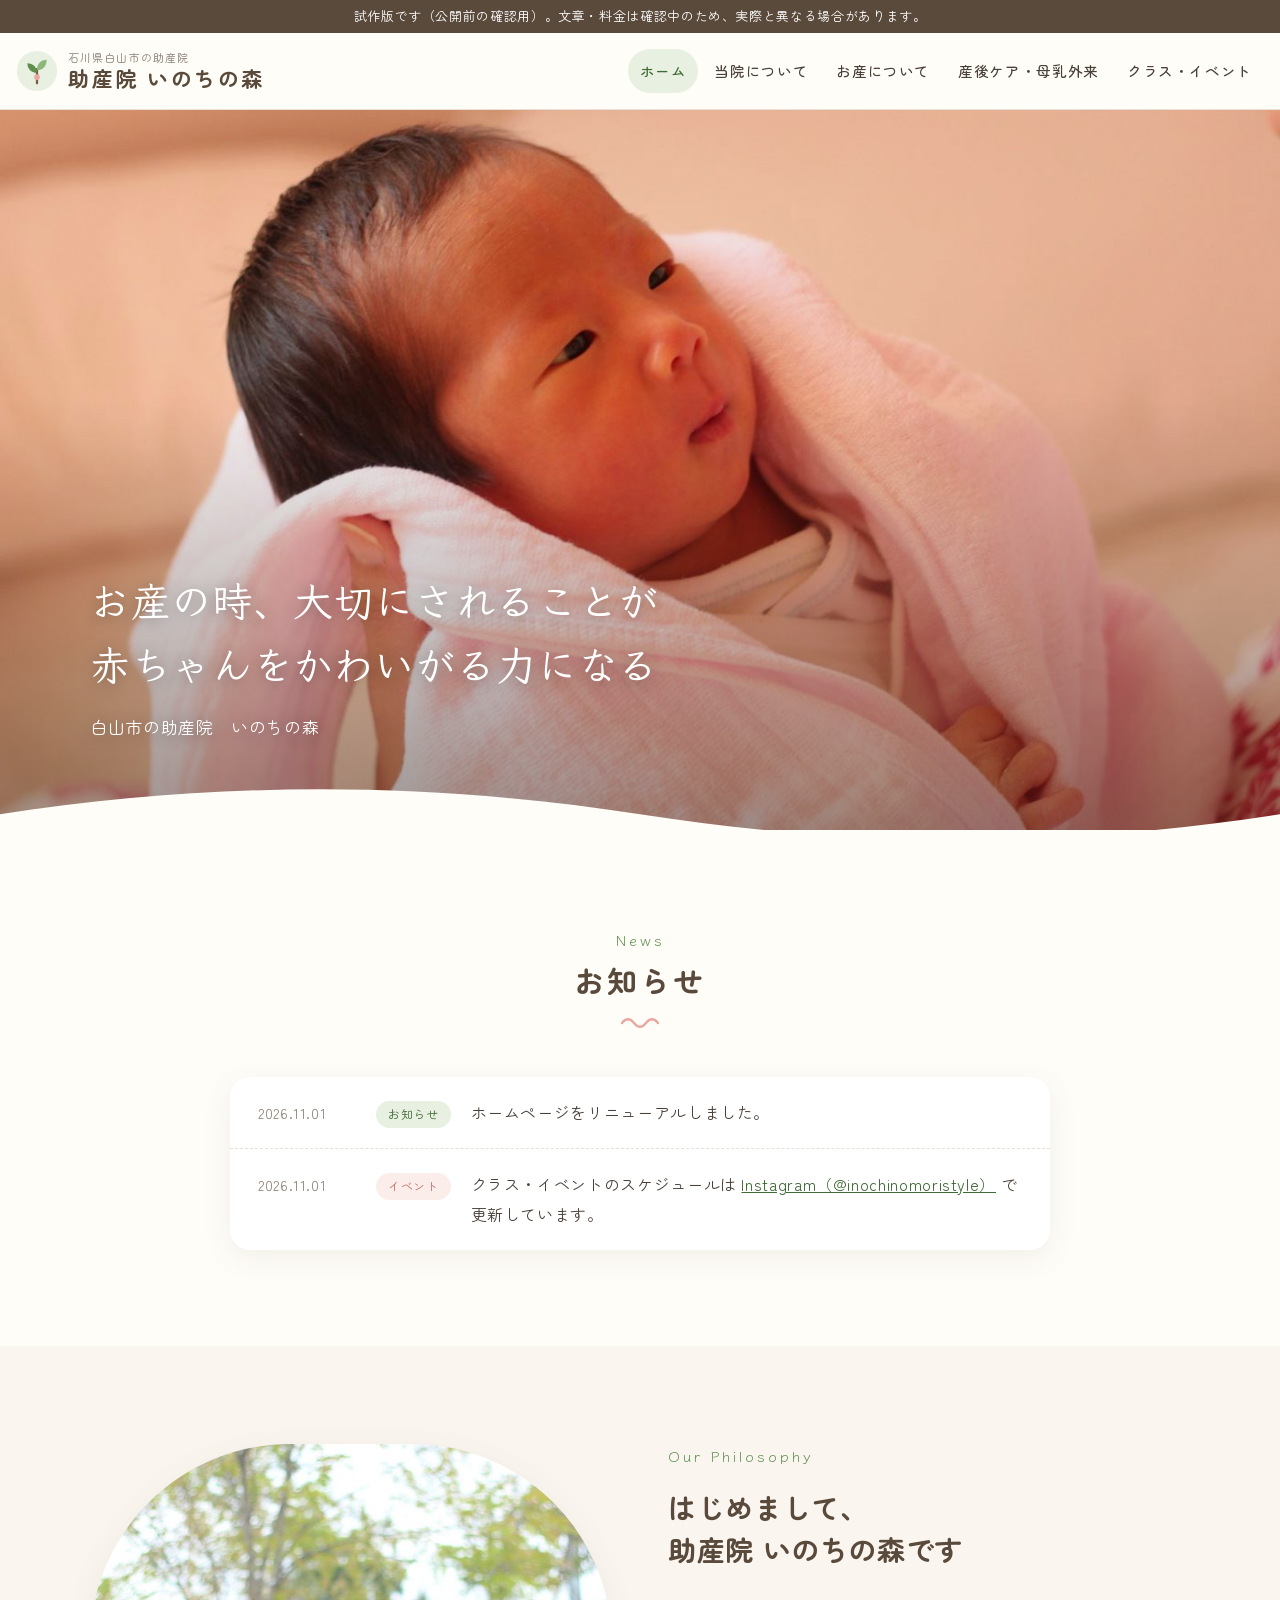
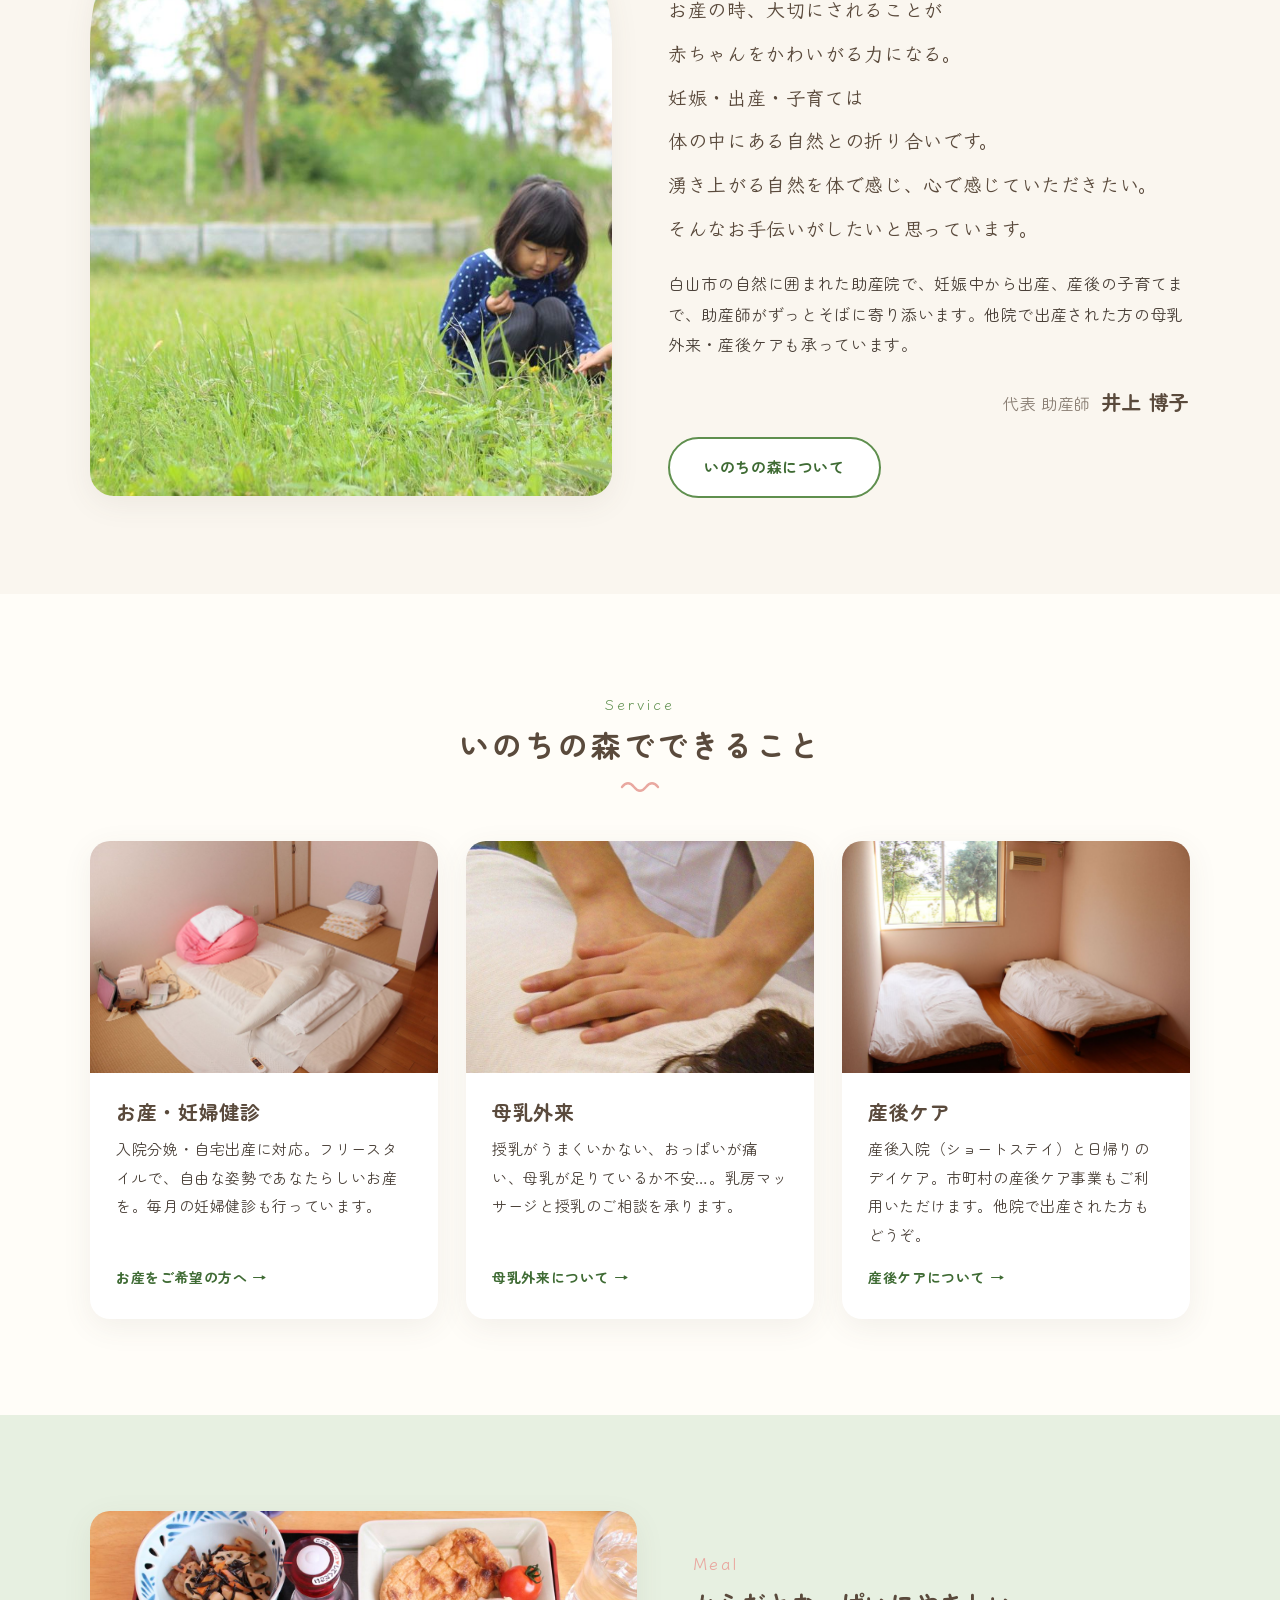
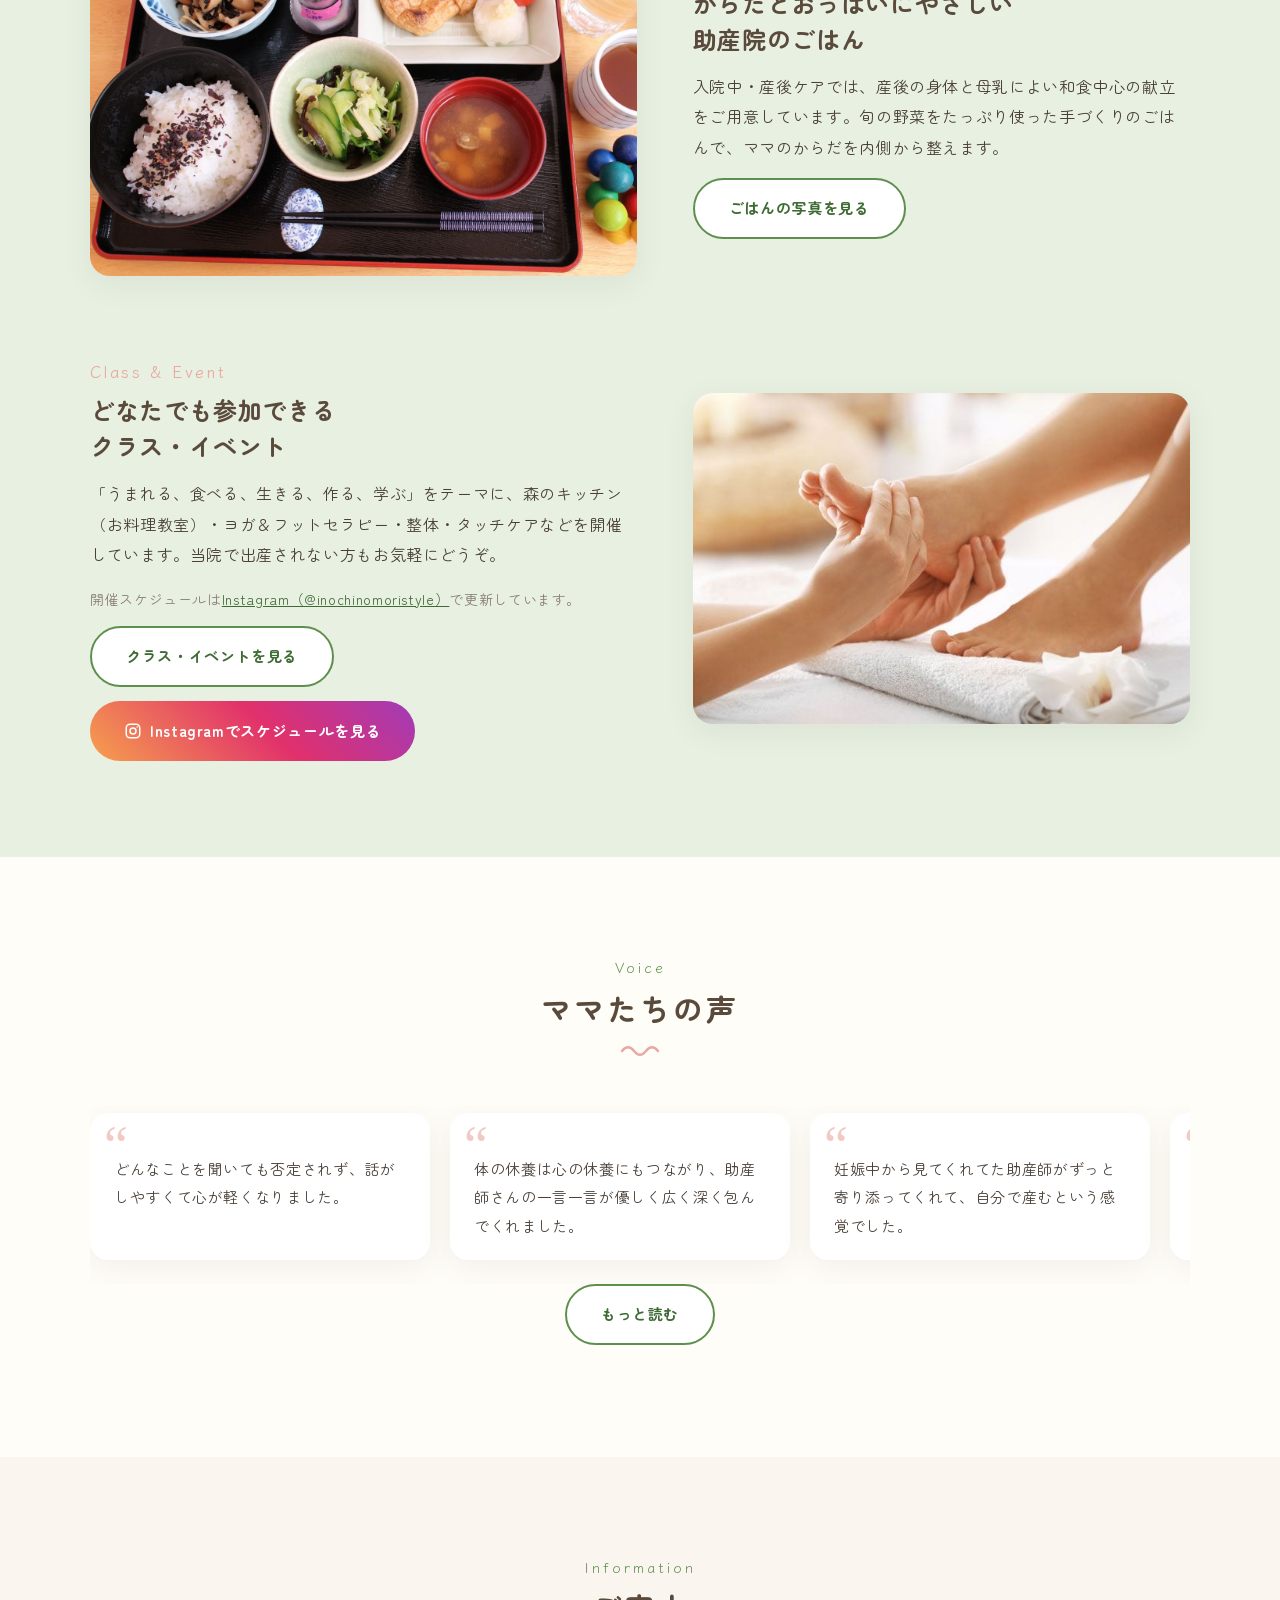
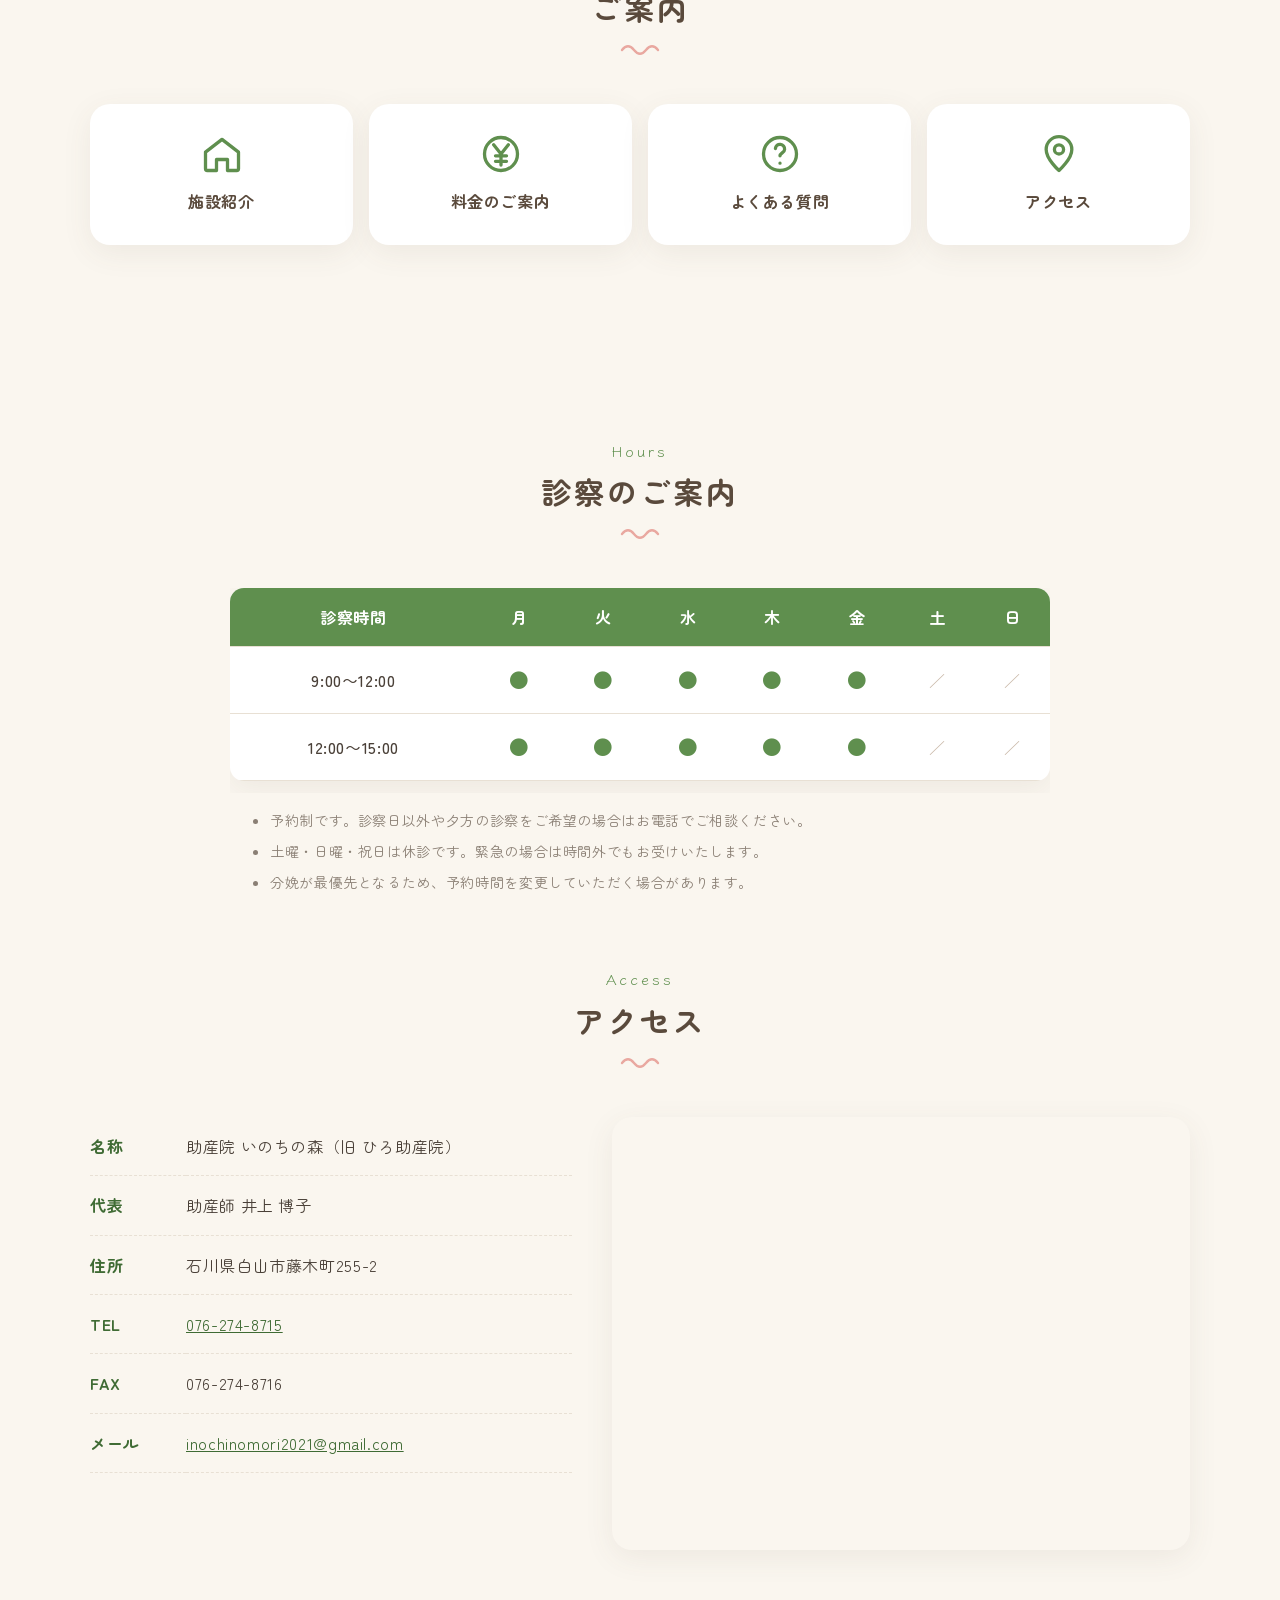
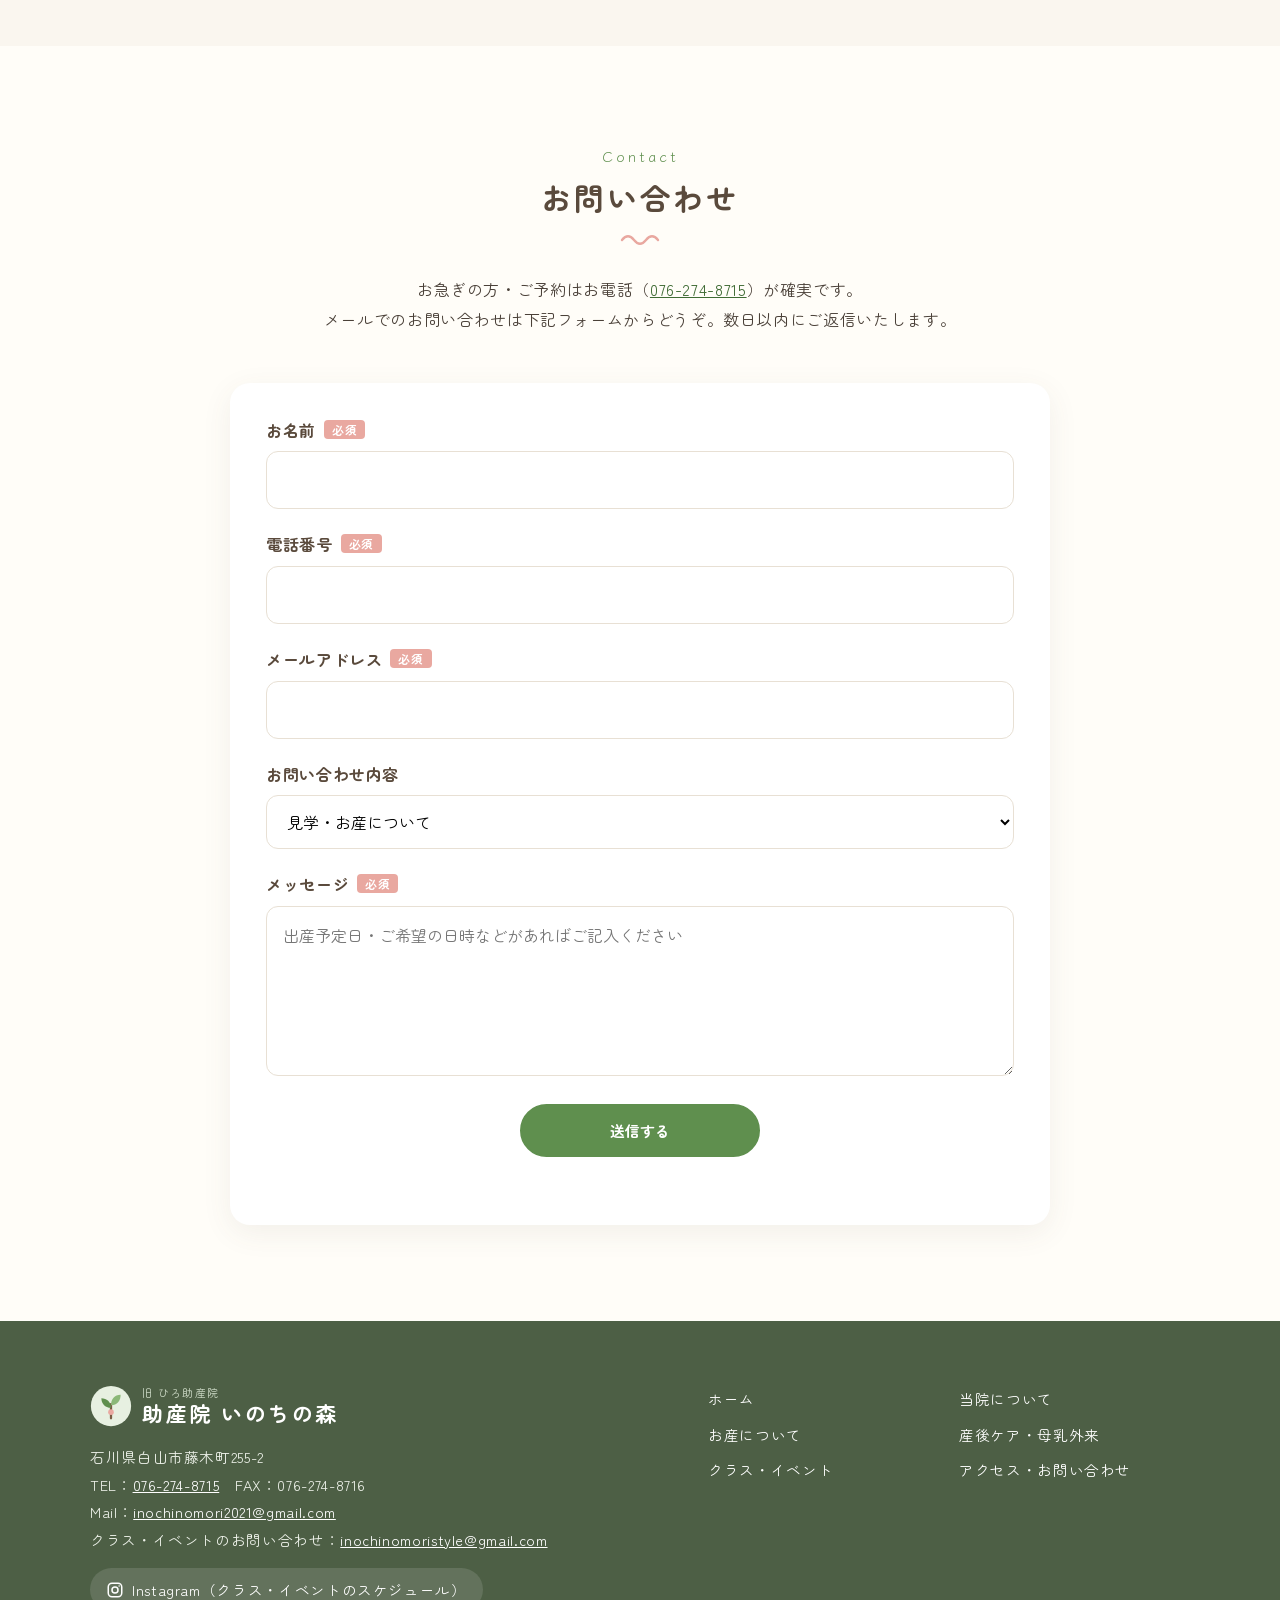
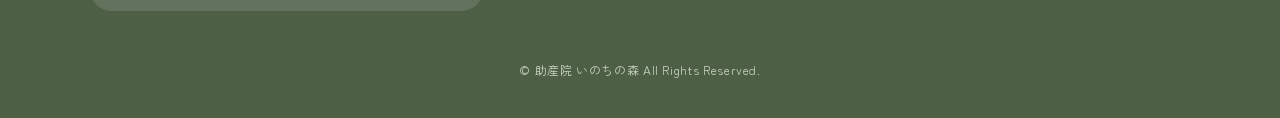
<file: index.html>
<!DOCTYPE html>
<html lang="ja">
<head>
<meta charset="UTF-8">
<meta name="viewport" content="width=device-width, initial-scale=1">
<title>助産院 いのちの森｜石川県白山市の助産院（出産・母乳外来・産後ケア）</title>
<meta name="description" content="石川県白山市藤木町の助産院いのちの森（旧ひろ助産院）。入院分娩・自宅出産、妊婦健診、母乳外来・おっぱいマッサージ、産後ケア（産後入院・デイケア）。金沢市・野々市市・能美市・小松市・川北町からもご利用いただけます。">
<!-- 試作版：検索エンジンに載せない設定。本番公開時にこの行を削除 -->
<meta name="robots" content="noindex, nofollow">
<link rel="canonical" href="https://awajikotoh-commits.github.io/inochinomori/">
<meta property="og:type" content="website">
<meta property="og:title" content="助産院 いのちの森｜石川県白山市の助産院（出産・母乳外来・産後ケア）">
<meta property="og:description" content="石川県白山市藤木町の助産院いのちの森（旧ひろ助産院）。入院分娩・自宅出産、妊婦健診、母乳外来・おっぱいマッサージ、産後ケア（産後入院・デイケア）。金沢市・野々市市・能美市・小松市・川北町からもご利用いただけます。">
<meta property="og:image" content="https://awajikotoh-commits.github.io/inochinomori/images/top04.jpg">
<meta property="og:locale" content="ja_JP">
<link rel="icon" href="images/favicon.svg" type="image/svg+xml">
<link rel="preconnect" href="https://fonts.googleapis.com">
<link rel="preconnect" href="https://fonts.gstatic.com" crossorigin>
<link href="https://fonts.googleapis.com/css2?family=Klee+One:wght@600&family=Zen+Maru+Gothic:wght@400;500;700&display=swap" rel="stylesheet">
<link rel="stylesheet" href="css/style.css?v=7">
<script type="application/ld+json">
{"@context":"https://schema.org","@type":"MedicalBusiness","name":"助産院 いのちの森","alternateName":"ひろ助産院",
"description":"石川県白山市の助産院。入院分娩・自宅出産、妊婦健診、母乳外来、産後ケア（産後入院・デイケア）。",
"url":"https://awajikotoh-commits.github.io/inochinomori/","telephone":"+81-76-274-8715","faxNumber":"+81-76-274-8716","image":"https://awajikotoh-commits.github.io/inochinomori/images/top04.jpg",
"address":{"@type":"PostalAddress","streetAddress":"藤木町255-2","addressLocality":"白山市","addressRegion":"石川県","addressCountry":"JP"},
"openingHoursSpecification":[{"@type":"OpeningHoursSpecification","dayOfWeek":["Monday","Tuesday","Wednesday","Thursday","Friday"],"opens":"09:00","closes":"15:00"}],
"sameAs":["https://www.instagram.com/inochinomoristyle/"],"areaServed":["白山市","金沢市","野々市市","能美市","小松市","川北町","内灘町"]}
</script>
</head>
<body>
<!-- 試作版の表示。本番公開時にこの行を削除 -->
<div class="trial-bar">試作版です（公開前の確認用）。文章・料金は確認中のため、実際と異なる場合があります。</div>
<header class="site-header">
  <div class="container header-inner">
    <a class="logo" href="index.html"><svg class="logo-mark" viewBox="0 0 48 48" aria-hidden="true">
<circle cx="24" cy="24" r="23" fill="#e7f0e1"/>
<path d="M24 38V22" stroke="#7a5c43" stroke-width="2.6" stroke-linecap="round"/>
<path d="M24 26c-7 0-11-5-11-11 6 0 11 4 11 11z" fill="#5f8f4e"/>
<path d="M24 23c0-7 4-12 11-12 0 7-4 12-11 12z" fill="#8bb878"/>
<circle cx="24" cy="31" r="3.2" fill="#e9a8a0"/>
</svg><span class="logo-text"><small>石川県白山市の助産院</small><strong>助産院 いのちの森</strong></span></a>
    <nav class="global-nav" aria-label="メインメニュー">
      <ul>
<li><a href="index.html" aria-current="page">ホーム</a></li>
<li><a href="about.html">当院について</a></li>
<li><a href="birth.html">お産について</a></li>
<li><a href="care.html">産後ケア・母乳外来</a></li>
<li><a href="class.html">クラス・イベント</a></li>
        <li class="nav-tel-item"><a class="nav-tel" href="tel:076-274-8715">お電話 076-274-8715</a></li>
      </ul>
    </nav>
    <a class="header-tel" href="tel:076-274-8715"><svg width="16" height="16" viewBox="0 0 24 24" fill="currentColor" aria-hidden="true"><path d="M6.6 10.8a15.1 15.1 0 006.6 6.6l2.2-2.2a1 1 0 011-.25 11.4 11.4 0 003.6.57 1 1 0 011 1V20a1 1 0 01-1 1A17 17 0 013 4a1 1 0 011-1h3.5a1 1 0 011 1c0 1.25.2 2.45.57 3.57a1 1 0 01-.25 1z"/></svg>076-274-8715</a>
    <button class="menu-btn" aria-label="メニューを開く" aria-expanded="false"><span></span></button>
  </div>
</header>
<main>

<section class="hero" aria-label="メインビジュアル">
  <div class="hero-slide is-active" style="background-image:url('images/top01.jpg')"></div>
  <div class="hero-slide" style="background-image:url('images/top03.jpg')"></div>
  <div class="hero-slide" style="background-image:url('images/top04.jpg')"></div>
  <div class="hero-slide" style="background-image:url('images/top05.jpg')"></div>
  <div class="hero-copy container">
    <p class="lead">お産の時、大切にされることが<br>赤ちゃんをかわいがる力になる</p>
    <p class="sub">白山市の助産院　いのちの森</p>
  </div>
  <svg class="hero-wave" viewBox="0 0 1440 60" preserveAspectRatio="none" height="50"><path d="M0 40c240-40 480-40 720 0s480 40 720 0v20H0z" fill="currentColor"/></svg>
</section>

<section class="section">
  <div class="container narrow">
    <div class="sec-title fade"><span class="en">News</span><h2>お知らせ</h2></div>
    <ul class="news-list fade" id="news-list"></ul>
  </div>
</section>

<section class="section bg-beige">
  <div class="container philosophy">
    <div class="photo-round fade"><img src="images/top03.jpg" alt="助産院の庭で遊ぶ子どもたち" loading="lazy"></div>
    <div class="philosophy-text fade">
      <span class="sec-title" style="text-align:left;display:block;margin:0 0 16px"><span class="en">Our Philosophy</span></span>
      <h2 style="font-size:clamp(22px,3vw,28px)">はじめまして、<br>助産院 いのちの森です</h2>
      <p class="message">お産の時、大切にされることが<br>赤ちゃんをかわいがる力になる。<br>
      妊娠・出産・子育ては<br>体の中にある自然との折り合いです。<br>
      湧き上がる自然を体で感じ、心で感じていただきたい。<br>そんなお手伝いがしたいと思っています。</p>
      <p>白山市の自然に囲まれた助産院で、妊娠中から出産、産後の子育てまで、助産師がずっとそばに寄り添います。他院で出産された方の母乳外来・産後ケアも承っています。</p>
      <p class="sign">代表 助産師<strong>井上 博子</strong></p>
      <a class="btn outline" href="about.html">いのちの森について</a>
    </div>
  </div>
</section>

<section class="section">
  <div class="container">
    <div class="sec-title fade"><span class="en">Service</span><h2>いのちの森でできること</h2></div>
    <div class="service-grid">
      <a class="service-card fade" href="birth.html">
        <div class="thumb"><img src="images/facility03.jpg" alt="和室の分娩室" loading="lazy"></div>
        <div class="body"><h3>お産・妊婦健診</h3><p>入院分娩・自宅出産に対応。フリースタイルで、自由な姿勢であなたらしいお産を。毎月の妊婦健診も行っています。</p><span class="more">お産をご希望の方へ</span></div>
      </a>
      <a class="service-card fade" href="care.html#breast">
        <div class="thumb"><img src="images/class05.jpg" alt="おっぱいマッサージ" loading="lazy"></div>
        <div class="body"><h3>母乳外来</h3><p>授乳がうまくいかない、おっぱいが痛い、母乳が足りているか不安…。乳房マッサージと授乳のご相談を承ります。</p><span class="more">母乳外来について</span></div>
      </a>
      <a class="service-card fade" href="care.html#postpartum">
        <div class="thumb"><img src="images/facility10.jpg" alt="産後ケアの入院室" loading="lazy"></div>
        <div class="body"><h3>産後ケア</h3><p>産後入院（ショートステイ）と日帰りのデイケア。市町村の産後ケア事業もご利用いただけます。他院で出産された方もどうぞ。</p><span class="more">産後ケアについて</span></div>
      </a>
    </div>
  </div>
</section>

<section class="section bg-green">
  <div class="container">
    <div class="feature fade">
      <div class="feature-img"><img src="images/guide02.jpg" alt="助産院の和食ごはん" loading="lazy"></div>
      <div>
        <span class="label">Meal</span>
        <h3>からだとおっぱいにやさしい<br>助産院のごはん</h3>
        <p>入院中・産後ケアでは、産後の身体と母乳によい和食中心の献立をご用意しています。旬の野菜をたっぷり使った手づくりのごはんで、ママのからだを内側から整えます。</p>
        <a class="btn outline" href="about.html#meal">ごはんの写真を見る</a>
      </div>
    </div>
    <div class="feature reverse fade">
      <div class="feature-img"><img src="images/class04.jpg" alt="フットセラピー" loading="lazy"></div>
      <div>
        <span class="label">Class &amp; Event</span>
        <h3>どなたでも参加できる<br>クラス・イベント</h3>
        <p>「うまれる、食べる、生きる、作る、学ぶ」をテーマに、森のキッチン（お料理教室）・ヨガ＆フットセラピー・整体・タッチケアなどを開催しています。当院で出産されない方もお気軽にどうぞ。</p>
        <p class="note">開催スケジュールは<a href="https://www.instagram.com/inochinomoristyle/" target="_blank" rel="noopener">Instagram（@inochinomoristyle）</a>で更新しています。</p>
        <div class="btn-row" style="margin-top:12px"><a class="btn outline" href="class.html">クラス・イベントを見る</a><a class="btn insta" href="https://www.instagram.com/inochinomoristyle/" target="_blank" rel="noopener"><svg width="18" height="18" viewBox="0 0 24 24" fill="none" stroke="currentColor" stroke-width="2" aria-hidden="true"><rect x="3" y="3" width="18" height="18" rx="5"/><circle cx="12" cy="12" r="4"/><circle cx="17.5" cy="6.5" r="1" fill="currentColor" stroke="none"/></svg>Instagramでスケジュールを見る</a></div>
      </div>
    </div>
  </div>
</section>

<section class="section">
  <div class="container">
    <div class="sec-title fade"><span class="en">Voice</span><h2>ママたちの声</h2></div>
    <div class="voice-slider fade">
      <div class="voice"><p>どんなことを聞いても否定されず、話がしやすくて心が軽くなりました。</p></div>
      <div class="voice"><p>体の休養は心の休養にもつながり、助産師さんの一言一言が優しく広く深く包んでくれました。</p></div>
      <div class="voice"><p>妊娠中から見てくれてた助産師がずっと寄り添ってくれて、自分で産むという感覚でした。</p></div>
      <div class="voice"><p>自宅にいるようなアットホームな環境ですごくゆったりと過ごせました。ご飯もとても美味しくて幸せでした！</p></div>
      <div class="voice"><p>初めての子育てに不安がありましたが、色々と考えすぎていた部分が楽になりました。</p></div>
    </div>
    <p class="center"><a class="btn outline" href="care.html#voice">もっと読む</a></p>
  </div>
</section>

<section class="section bg-beige">
  <div class="container">
    <div class="sec-title fade"><span class="en">Information</span><h2>ご案内</h2></div>
    <div class="shortcut fade">
      <a href="about.html#facility"><svg viewBox="0 0 24 24" fill="none" stroke="currentColor" stroke-width="1.8" stroke-linecap="round" stroke-linejoin="round"><path d="M3 11l9-7 9 7v9a1 1 0 01-1 1h-5v-6h-6v6H4a1 1 0 01-1-1z"/></svg>施設紹介</a>
      <a href="birth.html#price"><svg viewBox="0 0 24 24" fill="none" stroke="currentColor" stroke-width="1.8" stroke-linecap="round" stroke-linejoin="round"><circle cx="12" cy="12" r="9"/><path d="M8 7l4 5 4-5M12 12v6M9 13h6M9 16h6"/></svg>料金のご案内</a>
      <a href="care.html#faq"><svg viewBox="0 0 24 24" fill="none" stroke="currentColor" stroke-width="1.8" stroke-linecap="round" stroke-linejoin="round"><circle cx="12" cy="12" r="9"/><path d="M9.5 9a2.5 2.5 0 015 .5c0 1.7-2.5 2-2.5 3.5M12 17h.01"/></svg>よくある質問</a>
      <a href="#access"><svg viewBox="0 0 24 24" fill="none" stroke="currentColor" stroke-width="1.8" stroke-linecap="round" stroke-linejoin="round"><path d="M12 21s-7-6.2-7-11.5a7 7 0 0114 0C19 14.8 12 21 12 21z"/><circle cx="12" cy="9.5" r="2.5"/></svg>アクセス</a>
    </div>
  </div>
</section>
<!--SHARED-->
<section class="section bg-beige" id="access">
  <div class="container">
    <div class="sec-title fade"><span class="en">Hours</span><h2>診察のご案内</h2></div>
    <div class="narrow fade">
      <div class="table-wrap"><table class="schedule">
        <thead><tr><th>診察時間</th><th>月</th><th>火</th><th>水</th><th>木</th><th>金</th><th>土</th><th>日</th></tr></thead>
        <tbody>
          <tr><th>9:00〜12:00</th><td class="ok">●</td><td class="ok">●</td><td class="ok">●</td><td class="ok">●</td><td class="ok">●</td><td class="no">／</td><td class="no">／</td></tr>
          <tr><th>12:00〜15:00</th><td class="ok">●</td><td class="ok">●</td><td class="ok">●</td><td class="ok">●</td><td class="ok">●</td><td class="no">／</td><td class="no">／</td></tr>
        </tbody>
      </table></div>
      <ul class="note">
        <li>予約制です。診察日以外や夕方の診察をご希望の場合はお電話でご相談ください。</li>
        <li>土曜・日曜・祝日は休診です。緊急の場合は時間外でもお受けいたします。</li>
        <li>分娩が最優先となるため、予約時間を変更していただく場合があります。</li>
      </ul>
    </div>
    <div style="height:56px"></div>
    <div class="sec-title fade"><span class="en">Access</span><h2>アクセス</h2></div>
    <div class="access fade">
      <dl>
        <dt>名称</dt><dd>助産院 いのちの森（旧 ひろ助産院）</dd>
        <dt>代表</dt><dd>助産師 井上 博子</dd>
        <dt>住所</dt><dd>石川県白山市藤木町255-2</dd>
        <dt>TEL</dt><dd><a href="tel:076-274-8715">076-274-8715</a></dd>
        <dt>FAX</dt><dd>076-274-8716</dd>
        <dt>メール</dt><dd><a href="mailto:inochinomori2021@gmail.com">inochinomori2021@gmail.com</a></dd>
      </dl>
      <div class="map"><iframe src="https://www.google.com/maps?q=石川県白山市藤木町255-2&amp;output=embed" loading="lazy" title="助産院いのちの森の地図" referrerpolicy="no-referrer-when-downgrade"></iframe></div>
    </div>
  </div>
</section>

<section class="section" id="form">
  <div class="container narrow">
    <div class="sec-title fade"><span class="en">Contact</span><h2>お問い合わせ</h2></div>
    <p class="sec-lead fade">お急ぎの方・ご予約はお電話（<a href="tel:076-274-8715">076-274-8715</a>）が確実です。<br>メールでのお問い合わせは下記フォームからどうぞ。数日以内にご返信いたします。</p>
    <form class="form box fade" id="contact-form">
      <!-- Web3Forms：アクセスキーを取得したら YOUR_ACCESS_KEY を置き換えてください -->
      <input type="hidden" name="access_key" value="YOUR_ACCESS_KEY">
      <input type="hidden" name="subject" value="【ホームページ】お問い合わせがありました">
      <input type="hidden" name="from_name" value="助産院いのちの森 ホームページ">
      <input type="checkbox" name="botcheck" style="display:none">
      <div><label for="f-name">お名前<span class="req">必須</span></label><input id="f-name" name="お名前" required autocomplete="name"></div>
      <div><label for="f-tel">電話番号<span class="req">必須</span></label><input id="f-tel" name="電話番号" type="tel" required autocomplete="tel"></div>
      <div><label for="f-mail">メールアドレス<span class="req">必須</span></label><input id="f-mail" name="email" type="email" required autocomplete="email"></div>
      <div><label for="f-type">お問い合わせ内容</label>
        <select id="f-type" name="種類">
          <option>見学・お産について</option><option>妊婦健診について</option><option>母乳外来について</option>
          <option>産後ケア（入院・デイケア）について</option><option>クラス・イベントについて</option><option>その他</option>
        </select></div>
      <div><label for="f-msg">メッセージ<span class="req">必須</span></label><textarea id="f-msg" name="メッセージ" required placeholder="出産予定日・ご希望の日時などがあればご記入ください"></textarea></div>
      <button class="btn" type="submit">送信する</button>
      <p class="form-result" id="form-result" aria-live="polite"></p>
    </form>
  </div>
</section>
<!--/SHARED-->
</main>
<footer class="site-footer">
  <div class="container footer-grid">
    <div>
      <a class="logo" href="index.html"><svg class="logo-mark" viewBox="0 0 48 48" aria-hidden="true">
<circle cx="24" cy="24" r="23" fill="#e7f0e1"/>
<path d="M24 38V22" stroke="#7a5c43" stroke-width="2.6" stroke-linecap="round"/>
<path d="M24 26c-7 0-11-5-11-11 6 0 11 4 11 11z" fill="#5f8f4e"/>
<path d="M24 23c0-7 4-12 11-12 0 7-4 12-11 12z" fill="#8bb878"/>
<circle cx="24" cy="31" r="3.2" fill="#e9a8a0"/>
</svg><span class="logo-text"><small>旧 ひろ助産院</small><strong>助産院 いのちの森</strong></span></a>
      <p>石川県白山市藤木町255-2<br>
      TEL：<a href="tel:076-274-8715">076-274-8715</a>　FAX：076-274-8716<br>
      Mail：<a href="mailto:inochinomori2021@gmail.com">inochinomori2021@gmail.com</a><br>
      クラス・イベントのお問い合わせ：<a href="mailto:inochinomoristyle@gmail.com">inochinomoristyle@gmail.com</a></p>
      <a class="footer-insta" href="https://www.instagram.com/inochinomoristyle/" target="_blank" rel="noopener"><svg viewBox="0 0 24 24" fill="none" stroke="currentColor" stroke-width="2" aria-hidden="true"><rect x="3" y="3" width="18" height="18" rx="5"/><circle cx="12" cy="12" r="4"/><circle cx="17.5" cy="6.5" r="1" fill="currentColor" stroke="none"/></svg>Instagram（クラス・イベントのスケジュール）</a>
    </div>
    <nav class="footer-nav" aria-label="フッターメニュー"><ul>
<li><a href="index.html">ホーム</a></li>
<li><a href="about.html">当院について</a></li>
<li><a href="birth.html">お産について</a></li>
<li><a href="care.html">産後ケア・母乳外来</a></li>
<li><a href="class.html">クラス・イベント</a></li>
<li><a href="#access">アクセス・お問い合わせ</a></li>
    </ul></nav>
  </div>
  <p class="copyright">&copy; 助産院 いのちの森 All Rights Reserved.</p>
</footer>
<div class="sp-cta">
  <a href="tel:076-274-8715"><svg viewBox="0 0 24 24" fill="currentColor" aria-hidden="true"><path d="M6.6 10.8a15.1 15.1 0 006.6 6.6l2.2-2.2a1 1 0 011-.25 11.4 11.4 0 003.6.57 1 1 0 011 1V20a1 1 0 01-1 1A17 17 0 013 4a1 1 0 011-1h3.5a1 1 0 011 1c0 1.25.2 2.45.57 3.57a1 1 0 01-.25 1z"/></svg>電話する</a>
  <a href="#form"><svg viewBox="0 0 24 24" fill="currentColor" aria-hidden="true"><path d="M20 4H4a2 2 0 00-2 2v12a2 2 0 002 2h16a2 2 0 002-2V6a2 2 0 00-2-2zm0 4l-8 5-8-5V6l8 5 8-5z"/></svg>お問い合わせ</a>
</div>
<button class="pagetop" aria-label="ページの先頭へ"><svg width="20" height="20" viewBox="0 0 24 24" fill="none" stroke="currentColor" stroke-width="2.5" stroke-linecap="round" stroke-linejoin="round"><path d="M6 15l6-6 6 6"/></svg></button>
<script src="js/main.js"></script>
</body>
</html>
</file>
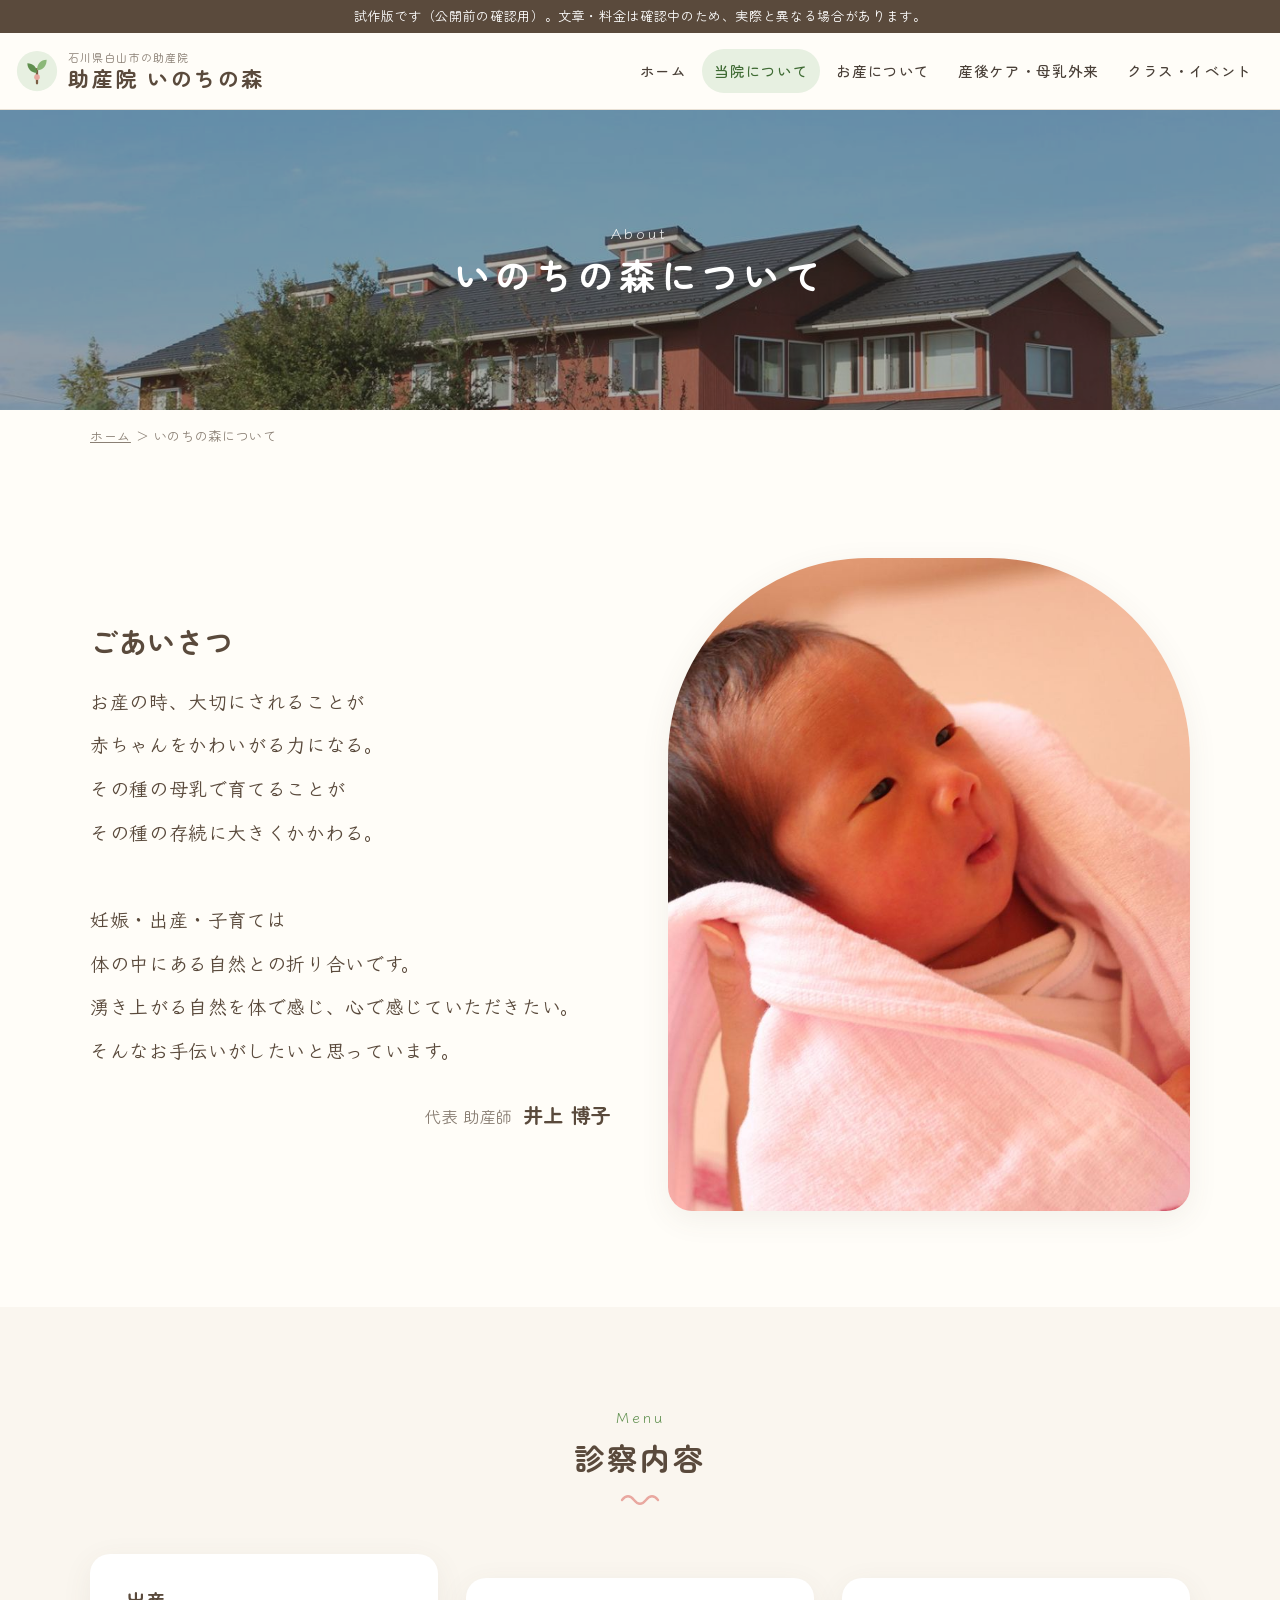
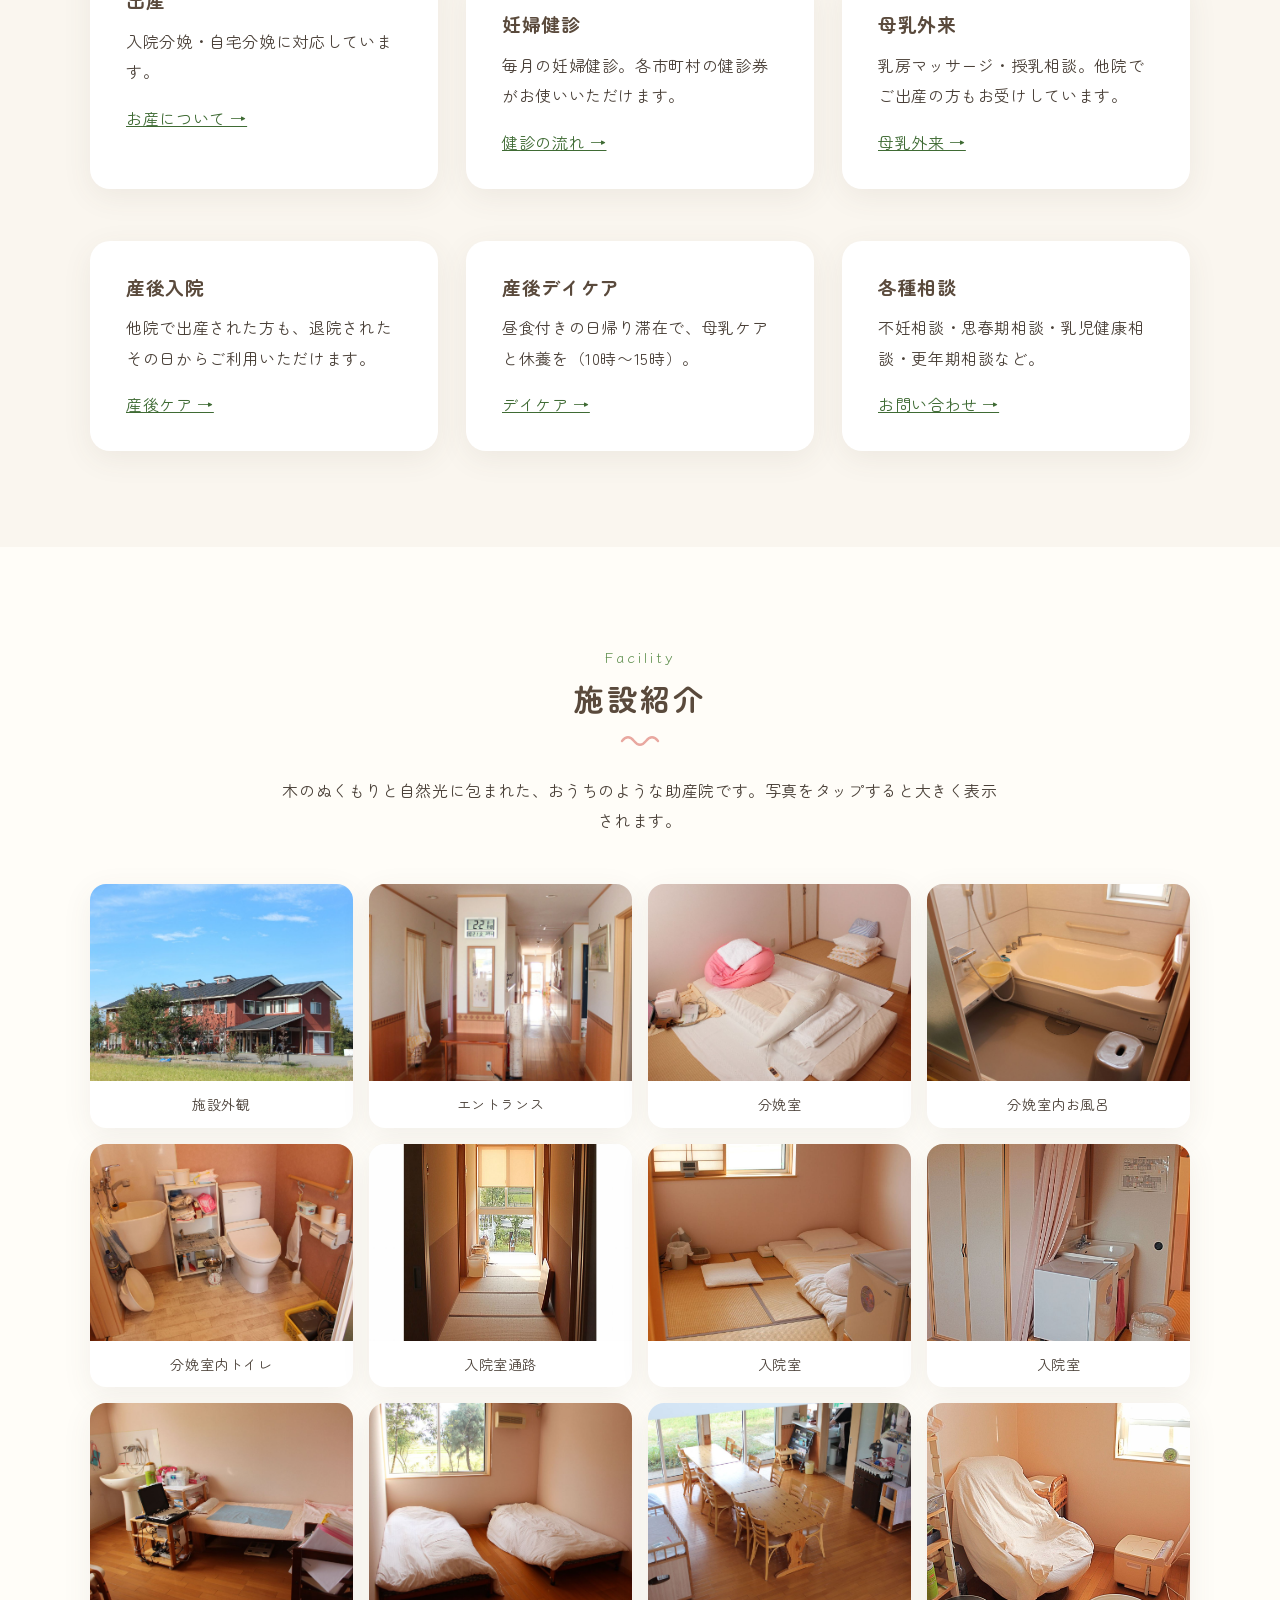
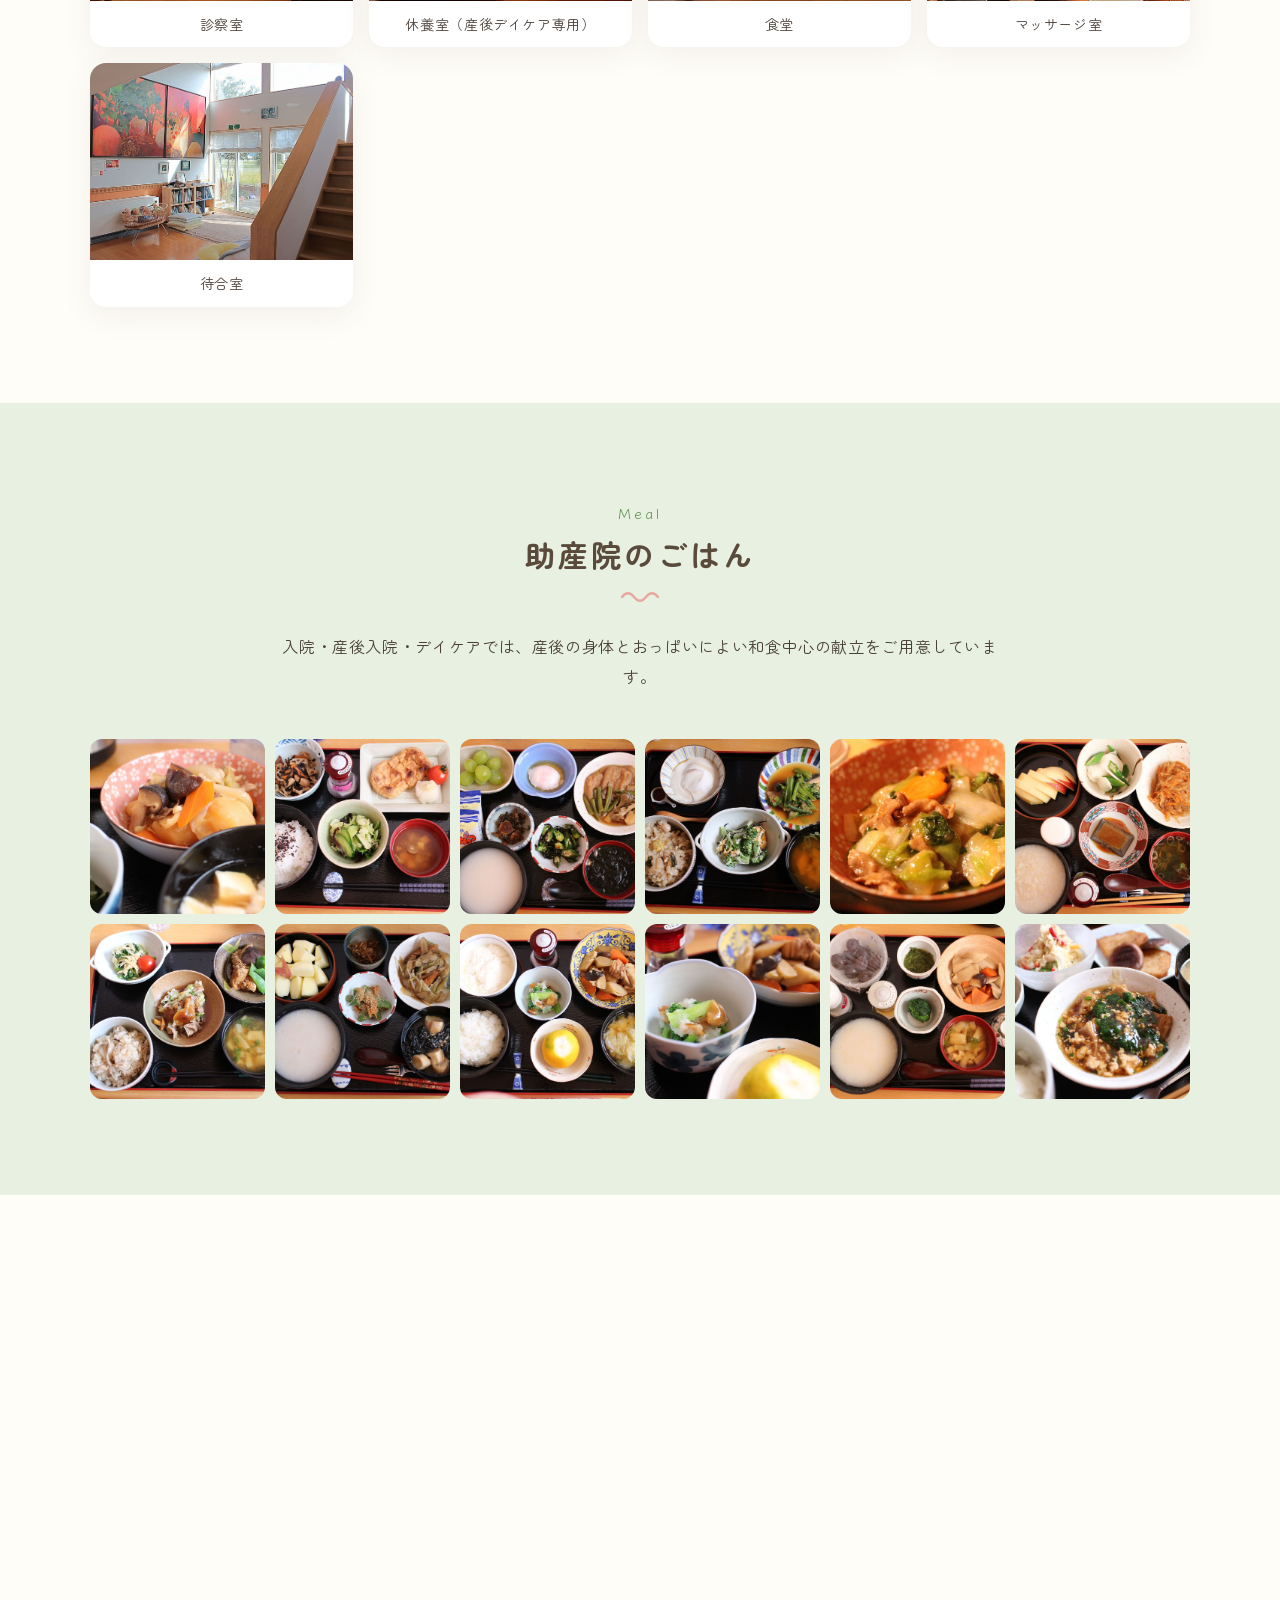
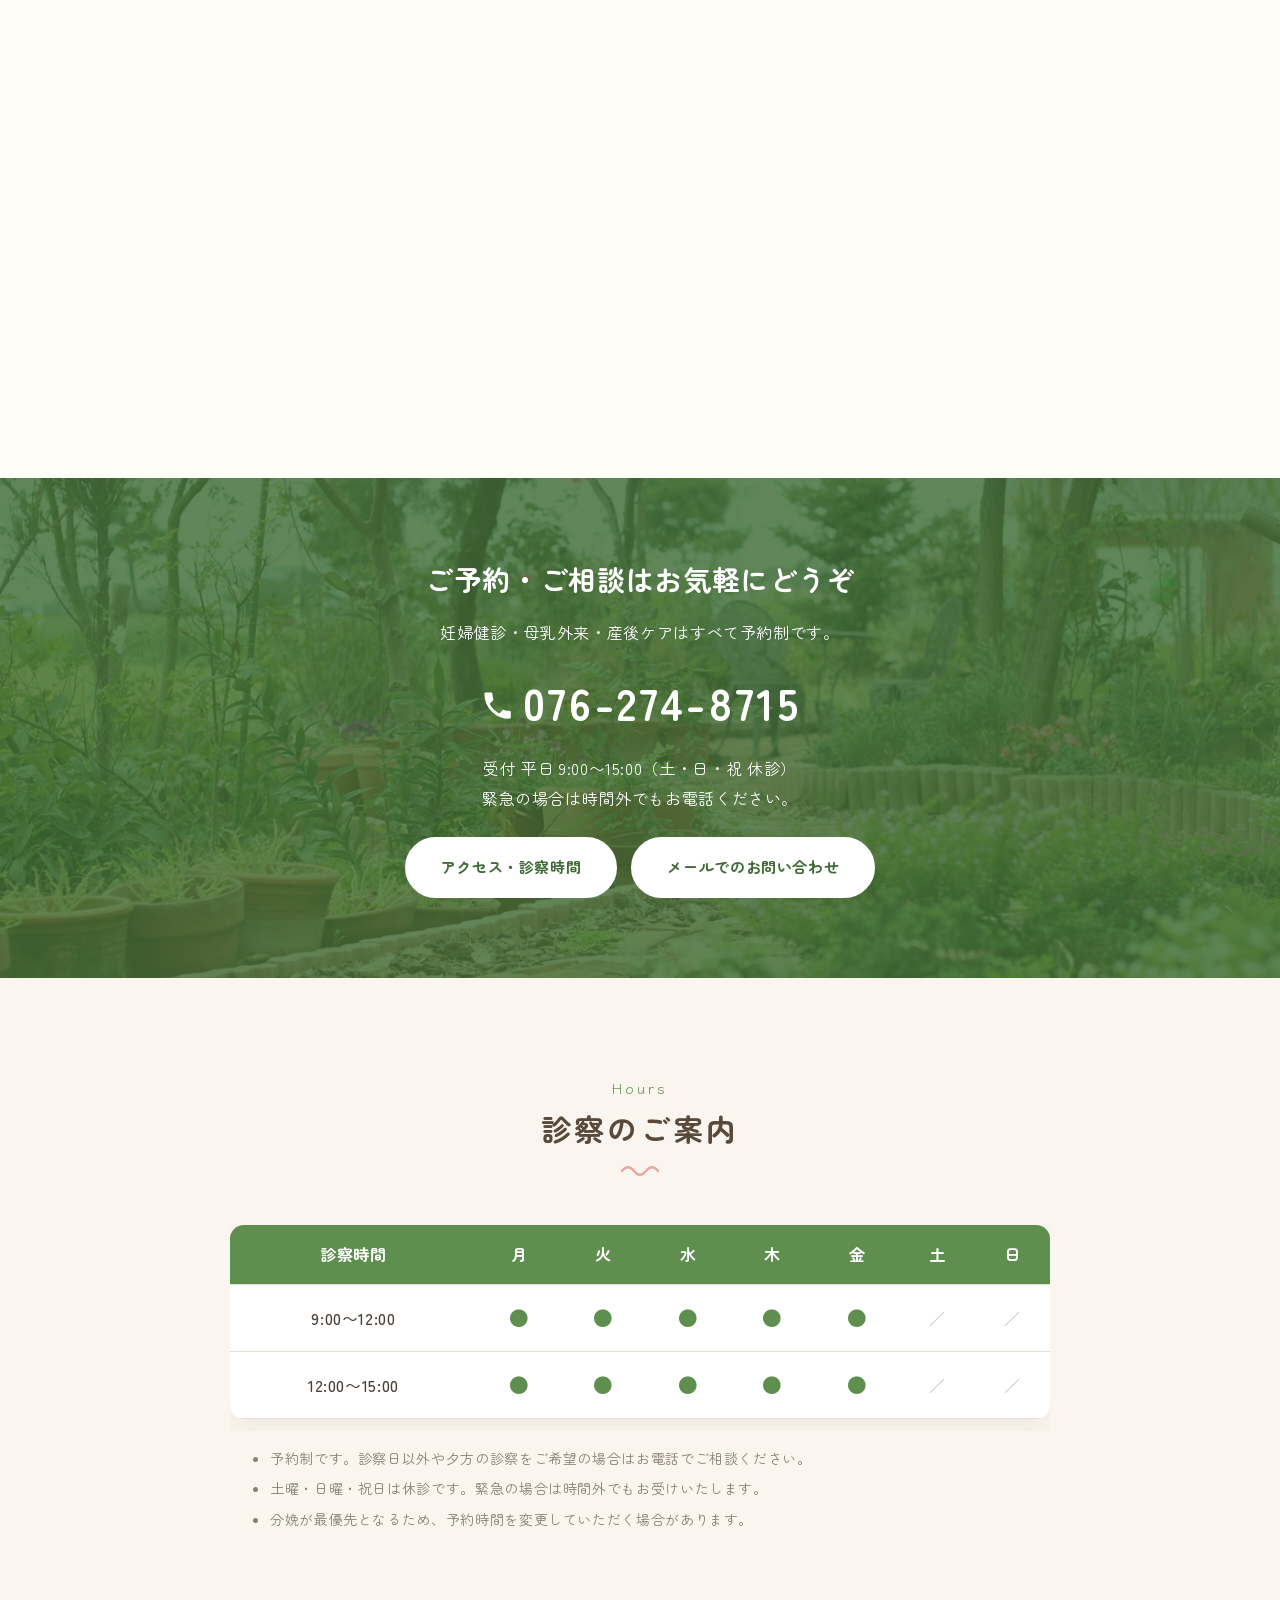
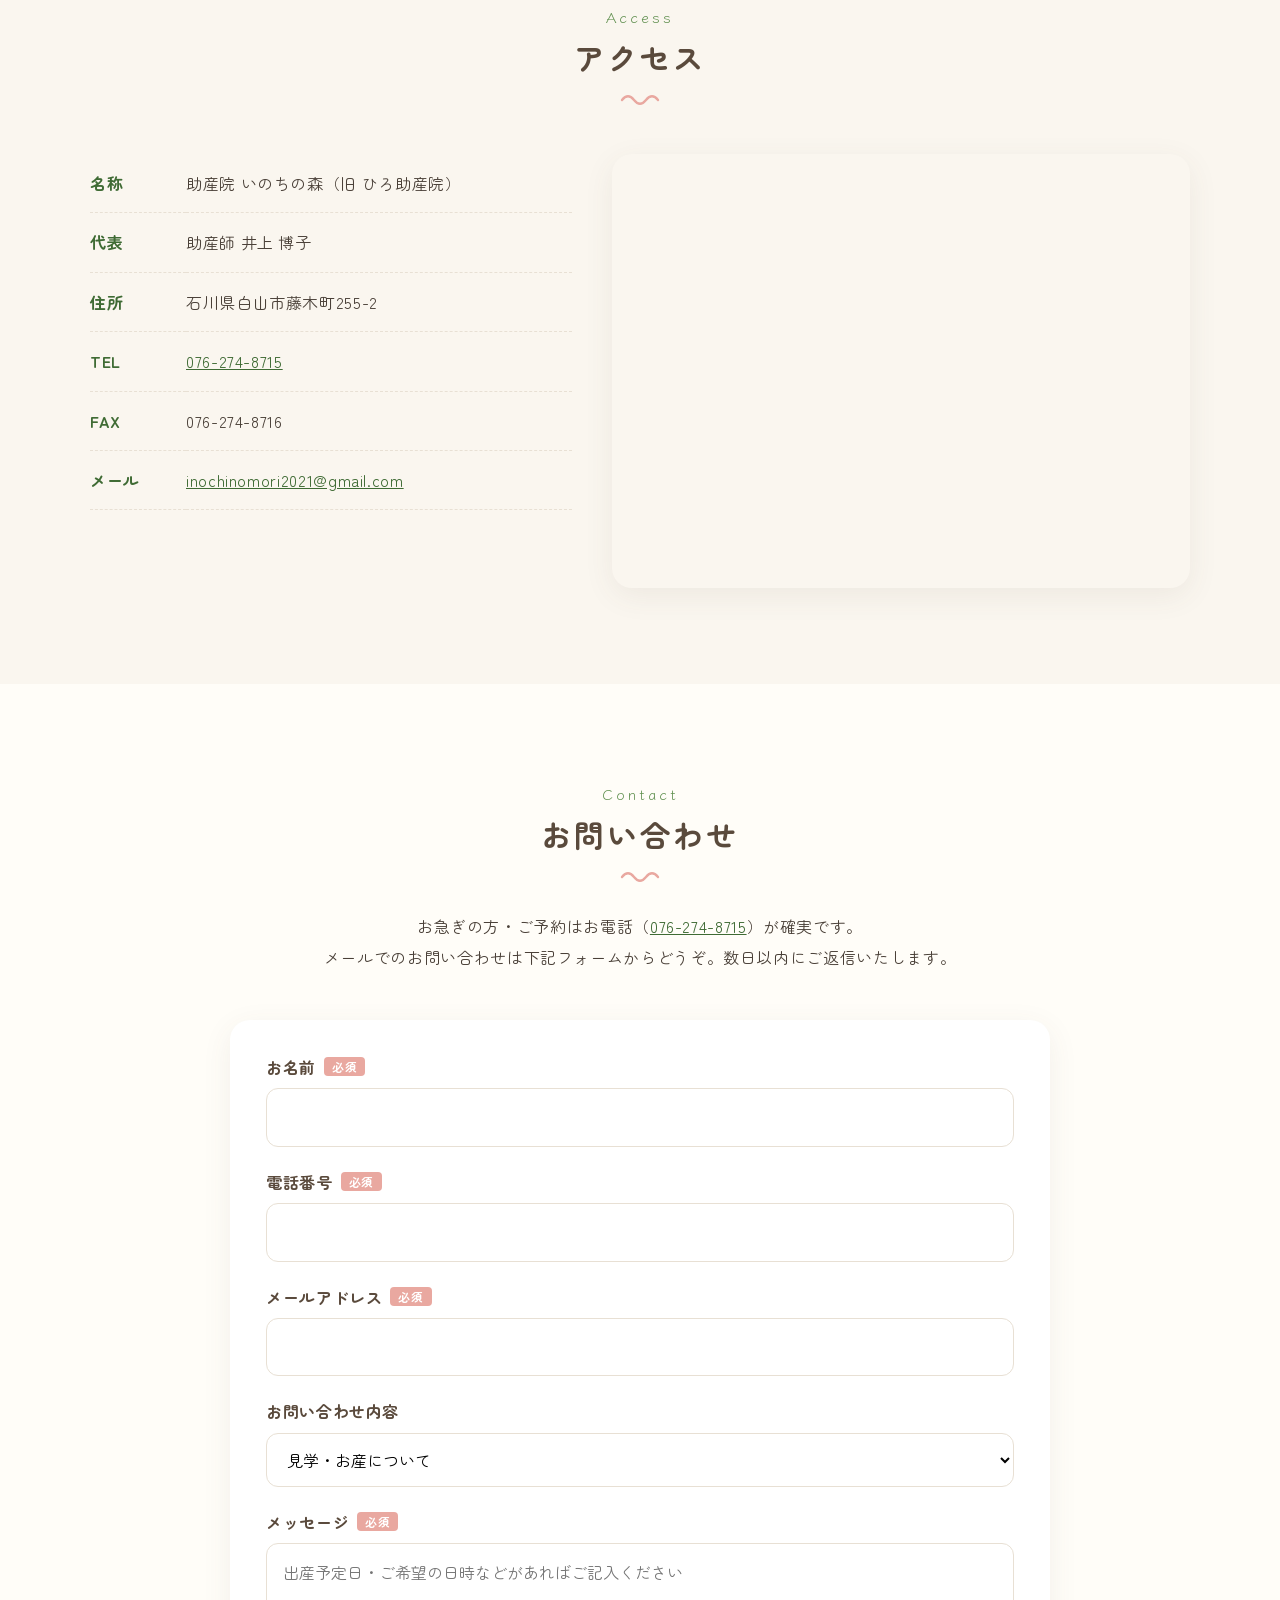
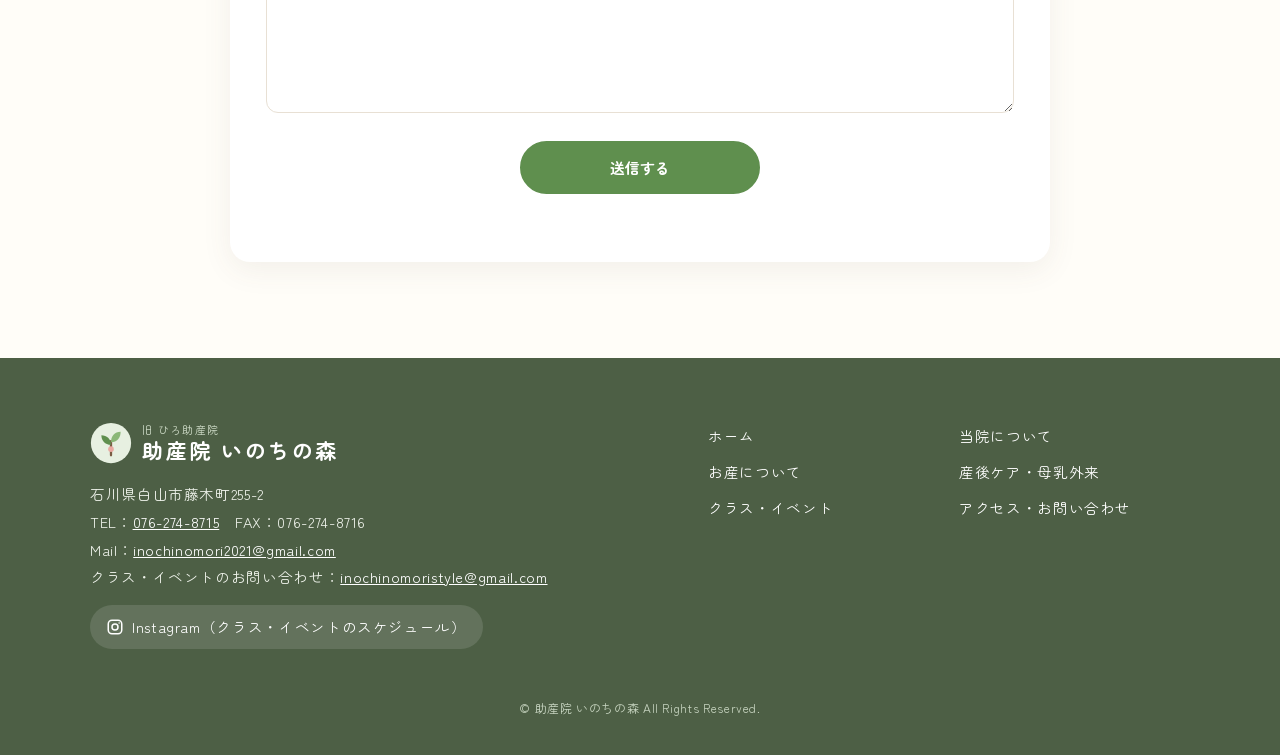
<file: about.html>
<!DOCTYPE html>
<html lang="ja">
<head>
<meta charset="UTF-8">
<meta name="viewport" content="width=device-width, initial-scale=1">
<title>いのちの森について｜助産院 いのちの森（石川県白山市）</title>
<meta name="description" content="白山市の助産院いのちの森の理念、施設紹介、助産院のごはん、市町村からの委託事業についてご紹介します。">
<!-- 試作版：検索エンジンに載せない設定。本番公開時にこの行を削除 -->
<meta name="robots" content="noindex, nofollow">
<link rel="canonical" href="https://awajikotoh-commits.github.io/inochinomori/about.html">
<meta property="og:type" content="website">
<meta property="og:title" content="いのちの森について｜助産院 いのちの森（石川県白山市）">
<meta property="og:description" content="白山市の助産院いのちの森の理念、施設紹介、助産院のごはん、市町村からの委託事業についてご紹介します。">
<meta property="og:image" content="https://awajikotoh-commits.github.io/inochinomori/images/top04.jpg">
<meta property="og:locale" content="ja_JP">
<link rel="icon" href="images/favicon.svg" type="image/svg+xml">
<link rel="preconnect" href="https://fonts.googleapis.com">
<link rel="preconnect" href="https://fonts.gstatic.com" crossorigin>
<link href="https://fonts.googleapis.com/css2?family=Klee+One:wght@600&family=Zen+Maru+Gothic:wght@400;500;700&display=swap" rel="stylesheet">
<link rel="stylesheet" href="css/style.css?v=7">
</head>
<body>
<!-- 試作版の表示。本番公開時にこの行を削除 -->
<div class="trial-bar">試作版です（公開前の確認用）。文章・料金は確認中のため、実際と異なる場合があります。</div>
<header class="site-header">
  <div class="container header-inner">
    <a class="logo" href="index.html"><svg class="logo-mark" viewBox="0 0 48 48" aria-hidden="true">
<circle cx="24" cy="24" r="23" fill="#e7f0e1"/>
<path d="M24 38V22" stroke="#7a5c43" stroke-width="2.6" stroke-linecap="round"/>
<path d="M24 26c-7 0-11-5-11-11 6 0 11 4 11 11z" fill="#5f8f4e"/>
<path d="M24 23c0-7 4-12 11-12 0 7-4 12-11 12z" fill="#8bb878"/>
<circle cx="24" cy="31" r="3.2" fill="#e9a8a0"/>
</svg><span class="logo-text"><small>石川県白山市の助産院</small><strong>助産院 いのちの森</strong></span></a>
    <nav class="global-nav" aria-label="メインメニュー">
      <ul>
<li><a href="index.html">ホーム</a></li>
<li><a href="about.html" aria-current="page">当院について</a></li>
<li><a href="birth.html">お産について</a></li>
<li><a href="care.html">産後ケア・母乳外来</a></li>
<li><a href="class.html">クラス・イベント</a></li>
        <li class="nav-tel-item"><a class="nav-tel" href="tel:076-274-8715">お電話 076-274-8715</a></li>
      </ul>
    </nav>
    <a class="header-tel" href="tel:076-274-8715"><svg width="16" height="16" viewBox="0 0 24 24" fill="currentColor" aria-hidden="true"><path d="M6.6 10.8a15.1 15.1 0 006.6 6.6l2.2-2.2a1 1 0 011-.25 11.4 11.4 0 003.6.57 1 1 0 011 1V20a1 1 0 01-1 1A17 17 0 013 4a1 1 0 011-1h3.5a1 1 0 011 1c0 1.25.2 2.45.57 3.57a1 1 0 01-.25 1z"/></svg>076-274-8715</a>
    <button class="menu-btn" aria-label="メニューを開く" aria-expanded="false"><span></span></button>
  </div>
</header>
<main>

<div class="page-hero" style="background-image:url('images/top04.jpg')">
  <div><span class="en">About</span><h1>いのちの森について</h1></div>
</div>
<div class="container breadcrumb"><a href="index.html">ホーム</a> ＞ いのちの森について</div>

<section class="section">
  <div class="container philosophy">
    <div class="philosophy-text fade">
      <h2 style="font-size:clamp(22px,3vw,28px)">ごあいさつ</h2>
      <p class="message">お産の時、大切にされることが<br>赤ちゃんをかわいがる力になる。<br>
      その種の母乳で育てることが<br>その種の存続に大きくかかわる。<br><br>
      妊娠・出産・子育ては<br>体の中にある自然との折り合いです。<br>
      湧き上がる自然を体で感じ、心で感じていただきたい。<br>そんなお手伝いがしたいと思っています。</p>
      <p class="sign">代表 助産師<strong>井上 博子</strong></p>
    </div>
    <div class="photo-round fade"><img src="images/top01.jpg" alt="生まれたばかりの赤ちゃん" loading="lazy"></div>
  </div>
</section>

<section class="section bg-beige">
  <div class="container">
    <div class="sec-title fade"><span class="en">Menu</span><h2>診察内容</h2></div>
    <div class="service-grid">
      <div class="box fade"><h3>出産</h3><p>入院分娩・自宅分娩に対応しています。</p><a href="birth.html">お産について →</a></div>
      <div class="box fade"><h3>妊婦健診</h3><p>毎月の妊婦健診。各市町村の健診券がお使いいただけます。</p><a href="birth.html#flow">健診の流れ →</a></div>
      <div class="box fade"><h3>母乳外来</h3><p>乳房マッサージ・授乳相談。他院でご出産の方もお受けしています。</p><a href="care.html#breast">母乳外来 →</a></div>
      <div class="box fade"><h3>産後入院</h3><p>他院で出産された方も、退院されたその日からご利用いただけます。</p><a href="care.html#postpartum">産後ケア →</a></div>
      <div class="box fade"><h3>産後デイケア</h3><p>昼食付きの日帰り滞在で、母乳ケアと休養を（10時〜15時）。</p><a href="care.html#daycare">デイケア →</a></div>
      <div class="box fade"><h3>各種相談</h3><p>不妊相談・思春期相談・乳児健康相談・更年期相談など。</p><a href="#form">お問い合わせ →</a></div>
    </div>
  </div>
</section>

<section class="section" id="facility">
  <div class="container">
    <div class="sec-title fade"><span class="en">Facility</span><h2>施設紹介</h2></div>
    <p class="sec-lead fade">木のぬくもりと自然光に包まれた、おうちのような助産院です。写真をタップすると大きく表示されます。</p>
    <div class="gallery fade">
<figure><img src="images/facility01.jpg" alt="施設外観" loading="lazy"><figcaption>施設外観</figcaption></figure>
<figure><img src="images/facility02.jpg" alt="エントランス" loading="lazy"><figcaption>エントランス</figcaption></figure>
<figure><img src="images/facility03.jpg" alt="分娩室" loading="lazy"><figcaption>分娩室</figcaption></figure>
<figure><img src="images/facility04.jpg" alt="分娩室内お風呂" loading="lazy"><figcaption>分娩室内お風呂</figcaption></figure>
<figure><img src="images/facility05.jpg" alt="分娩室内トイレ" loading="lazy"><figcaption>分娩室内トイレ</figcaption></figure>
<figure><img src="images/facility06.jpg" alt="入院室通路" loading="lazy"><figcaption>入院室通路</figcaption></figure>
<figure><img src="images/facility07.jpg" alt="入院室" loading="lazy"><figcaption>入院室</figcaption></figure>
<figure><img src="images/facility08.jpg" alt="入院室" loading="lazy"><figcaption>入院室</figcaption></figure>
<figure><img src="images/facility09.jpg" alt="診察室" loading="lazy"><figcaption>診察室</figcaption></figure>
<figure><img src="images/facility10.jpg" alt="休養室（産後デイケア専用）" loading="lazy"><figcaption>休養室（産後デイケア専用）</figcaption></figure>
<figure><img src="images/facility11.jpg" alt="食堂" loading="lazy"><figcaption>食堂</figcaption></figure>
<figure><img src="images/facility12.jpg" alt="マッサージ室" loading="lazy"><figcaption>マッサージ室</figcaption></figure>
<figure><img src="images/facility13.jpg" alt="待合室" loading="lazy"><figcaption>待合室</figcaption></figure>
    </div>
  </div>
</section>

<section class="section bg-green" id="meal">
  <div class="container">
    <div class="sec-title fade"><span class="en">Meal</span><h2>助産院のごはん</h2></div>
    <p class="sec-lead fade">入院・産後入院・デイケアでは、産後の身体とおっぱいによい和食中心の献立をご用意しています。</p>
    <div class="meal-strip fade">
<img src="images/guide01.jpg" alt="助産院のごはん" loading="lazy">
<img src="images/guide02.jpg" alt="助産院のごはん" loading="lazy">
<img src="images/guide03.jpg" alt="助産院のごはん" loading="lazy">
<img src="images/guide04.jpg" alt="助産院のごはん" loading="lazy">
<img src="images/guide05.jpg" alt="助産院のごはん" loading="lazy">
<img src="images/guide06.jpg" alt="助産院のごはん" loading="lazy">
<img src="images/guide07.jpg" alt="助産院のごはん" loading="lazy">
<img src="images/guide08.jpg" alt="助産院のごはん" loading="lazy">
<img src="images/guide09.jpg" alt="助産院のごはん" loading="lazy">
<img src="images/guide10.jpg" alt="助産院のごはん" loading="lazy">
<img src="images/guide11.jpg" alt="助産院のごはん" loading="lazy">
<img src="images/guide12.jpg" alt="助産院のごはん" loading="lazy">
    </div>
  </div>
</section>

<section class="section" id="commission">
  <div class="container narrow">
    <div class="sec-title fade"><span class="en">Activities</span><h2>委託事業・実習受け入れ</h2></div>
    <div class="box fade">
      <h3>市町村からの委託事業</h3>
      <ul class="check">
        <li>白山市 産後ケア事業（2005年4月〜）</li>
        <li>能美市 産後ケア事業（2014年4月〜）</li>
        <li>小松市 産後ケア事業（2018年4月〜）</li>
        <li>金沢市・野々市市・白山市・内灘町を含む広域産後ケア事業（2021年4月〜）</li>
        <li>川北町 産後ケア事業（2022年4月〜）</li>
      </ul>
    </div>
    <div class="box fade">
      <h3>実習生受け入れ協力</h3>
      <div class="two-col">
        <div><h4>看護学校実習</h4><ul class="check"><li>学校法人豊穣学園 金沢医療技術専門学校</li><li>金城大学 看護学部 看護学科</li></ul></div>
        <div><h4>助産師学校実習</h4><ul class="check"><li>愛知県立大学</li></ul></div>
      </div>
    </div>
  </div>
</section>

<section class="cta">
  <div class="container fade">
    <h2>ご予約・ご相談はお気軽にどうぞ</h2>
    <p>妊婦健診・母乳外来・産後ケアはすべて予約制です。</p>
    <a class="tel-big" href="tel:076-274-8715"><svg viewBox="0 0 24 24" fill="currentColor" aria-hidden="true"><path d="M6.6 10.8a15.1 15.1 0 006.6 6.6l2.2-2.2a1 1 0 011-.25 11.4 11.4 0 003.6.57 1 1 0 011 1V20a1 1 0 01-1 1A17 17 0 013 4a1 1 0 011-1h3.5a1 1 0 011 1c0 1.25.2 2.45.57 3.57a1 1 0 01-.25 1z"/></svg>076-274-8715</a>
    <p>受付 平日 9:00〜15:00（土・日・祝 休診）<br>緊急の場合は時間外でもお電話ください。</p>
    <div class="btn-row"><a class="btn outline" href="#access">アクセス・診察時間</a><a class="btn outline" href="#form">メールでのお問い合わせ</a></div>
  </div>
</section>
<!--SHARED-->
<section class="section bg-beige" id="access">
  <div class="container">
    <div class="sec-title fade"><span class="en">Hours</span><h2>診察のご案内</h2></div>
    <div class="narrow fade">
      <div class="table-wrap"><table class="schedule">
        <thead><tr><th>診察時間</th><th>月</th><th>火</th><th>水</th><th>木</th><th>金</th><th>土</th><th>日</th></tr></thead>
        <tbody>
          <tr><th>9:00〜12:00</th><td class="ok">●</td><td class="ok">●</td><td class="ok">●</td><td class="ok">●</td><td class="ok">●</td><td class="no">／</td><td class="no">／</td></tr>
          <tr><th>12:00〜15:00</th><td class="ok">●</td><td class="ok">●</td><td class="ok">●</td><td class="ok">●</td><td class="ok">●</td><td class="no">／</td><td class="no">／</td></tr>
        </tbody>
      </table></div>
      <ul class="note">
        <li>予約制です。診察日以外や夕方の診察をご希望の場合はお電話でご相談ください。</li>
        <li>土曜・日曜・祝日は休診です。緊急の場合は時間外でもお受けいたします。</li>
        <li>分娩が最優先となるため、予約時間を変更していただく場合があります。</li>
      </ul>
    </div>
    <div style="height:56px"></div>
    <div class="sec-title fade"><span class="en">Access</span><h2>アクセス</h2></div>
    <div class="access fade">
      <dl>
        <dt>名称</dt><dd>助産院 いのちの森（旧 ひろ助産院）</dd>
        <dt>代表</dt><dd>助産師 井上 博子</dd>
        <dt>住所</dt><dd>石川県白山市藤木町255-2</dd>
        <dt>TEL</dt><dd><a href="tel:076-274-8715">076-274-8715</a></dd>
        <dt>FAX</dt><dd>076-274-8716</dd>
        <dt>メール</dt><dd><a href="mailto:inochinomori2021@gmail.com">inochinomori2021@gmail.com</a></dd>
      </dl>
      <div class="map"><iframe src="https://www.google.com/maps?q=石川県白山市藤木町255-2&amp;output=embed" loading="lazy" title="助産院いのちの森の地図" referrerpolicy="no-referrer-when-downgrade"></iframe></div>
    </div>
  </div>
</section>

<section class="section" id="form">
  <div class="container narrow">
    <div class="sec-title fade"><span class="en">Contact</span><h2>お問い合わせ</h2></div>
    <p class="sec-lead fade">お急ぎの方・ご予約はお電話（<a href="tel:076-274-8715">076-274-8715</a>）が確実です。<br>メールでのお問い合わせは下記フォームからどうぞ。数日以内にご返信いたします。</p>
    <form class="form box fade" id="contact-form">
      <!-- Web3Forms：アクセスキーを取得したら YOUR_ACCESS_KEY を置き換えてください -->
      <input type="hidden" name="access_key" value="YOUR_ACCESS_KEY">
      <input type="hidden" name="subject" value="【ホームページ】お問い合わせがありました">
      <input type="hidden" name="from_name" value="助産院いのちの森 ホームページ">
      <input type="checkbox" name="botcheck" style="display:none">
      <div><label for="f-name">お名前<span class="req">必須</span></label><input id="f-name" name="お名前" required autocomplete="name"></div>
      <div><label for="f-tel">電話番号<span class="req">必須</span></label><input id="f-tel" name="電話番号" type="tel" required autocomplete="tel"></div>
      <div><label for="f-mail">メールアドレス<span class="req">必須</span></label><input id="f-mail" name="email" type="email" required autocomplete="email"></div>
      <div><label for="f-type">お問い合わせ内容</label>
        <select id="f-type" name="種類">
          <option>見学・お産について</option><option>妊婦健診について</option><option>母乳外来について</option>
          <option>産後ケア（入院・デイケア）について</option><option>クラス・イベントについて</option><option>その他</option>
        </select></div>
      <div><label for="f-msg">メッセージ<span class="req">必須</span></label><textarea id="f-msg" name="メッセージ" required placeholder="出産予定日・ご希望の日時などがあればご記入ください"></textarea></div>
      <button class="btn" type="submit">送信する</button>
      <p class="form-result" id="form-result" aria-live="polite"></p>
    </form>
  </div>
</section>
<!--/SHARED-->
</main>
<footer class="site-footer">
  <div class="container footer-grid">
    <div>
      <a class="logo" href="index.html"><svg class="logo-mark" viewBox="0 0 48 48" aria-hidden="true">
<circle cx="24" cy="24" r="23" fill="#e7f0e1"/>
<path d="M24 38V22" stroke="#7a5c43" stroke-width="2.6" stroke-linecap="round"/>
<path d="M24 26c-7 0-11-5-11-11 6 0 11 4 11 11z" fill="#5f8f4e"/>
<path d="M24 23c0-7 4-12 11-12 0 7-4 12-11 12z" fill="#8bb878"/>
<circle cx="24" cy="31" r="3.2" fill="#e9a8a0"/>
</svg><span class="logo-text"><small>旧 ひろ助産院</small><strong>助産院 いのちの森</strong></span></a>
      <p>石川県白山市藤木町255-2<br>
      TEL：<a href="tel:076-274-8715">076-274-8715</a>　FAX：076-274-8716<br>
      Mail：<a href="mailto:inochinomori2021@gmail.com">inochinomori2021@gmail.com</a><br>
      クラス・イベントのお問い合わせ：<a href="mailto:inochinomoristyle@gmail.com">inochinomoristyle@gmail.com</a></p>
      <a class="footer-insta" href="https://www.instagram.com/inochinomoristyle/" target="_blank" rel="noopener"><svg viewBox="0 0 24 24" fill="none" stroke="currentColor" stroke-width="2" aria-hidden="true"><rect x="3" y="3" width="18" height="18" rx="5"/><circle cx="12" cy="12" r="4"/><circle cx="17.5" cy="6.5" r="1" fill="currentColor" stroke="none"/></svg>Instagram（クラス・イベントのスケジュール）</a>
    </div>
    <nav class="footer-nav" aria-label="フッターメニュー"><ul>
<li><a href="index.html">ホーム</a></li>
<li><a href="about.html">当院について</a></li>
<li><a href="birth.html">お産について</a></li>
<li><a href="care.html">産後ケア・母乳外来</a></li>
<li><a href="class.html">クラス・イベント</a></li>
<li><a href="#access">アクセス・お問い合わせ</a></li>
    </ul></nav>
  </div>
  <p class="copyright">&copy; 助産院 いのちの森 All Rights Reserved.</p>
</footer>
<div class="sp-cta">
  <a href="tel:076-274-8715"><svg viewBox="0 0 24 24" fill="currentColor" aria-hidden="true"><path d="M6.6 10.8a15.1 15.1 0 006.6 6.6l2.2-2.2a1 1 0 011-.25 11.4 11.4 0 003.6.57 1 1 0 011 1V20a1 1 0 01-1 1A17 17 0 013 4a1 1 0 011-1h3.5a1 1 0 011 1c0 1.25.2 2.45.57 3.57a1 1 0 01-.25 1z"/></svg>電話する</a>
  <a href="#form"><svg viewBox="0 0 24 24" fill="currentColor" aria-hidden="true"><path d="M20 4H4a2 2 0 00-2 2v12a2 2 0 002 2h16a2 2 0 002-2V6a2 2 0 00-2-2zm0 4l-8 5-8-5V6l8 5 8-5z"/></svg>お問い合わせ</a>
</div>
<button class="pagetop" aria-label="ページの先頭へ"><svg width="20" height="20" viewBox="0 0 24 24" fill="none" stroke="currentColor" stroke-width="2.5" stroke-linecap="round" stroke-linejoin="round"><path d="M6 15l6-6 6 6"/></svg></button>
<script src="js/main.js"></script>
</body>
</html>
</file>
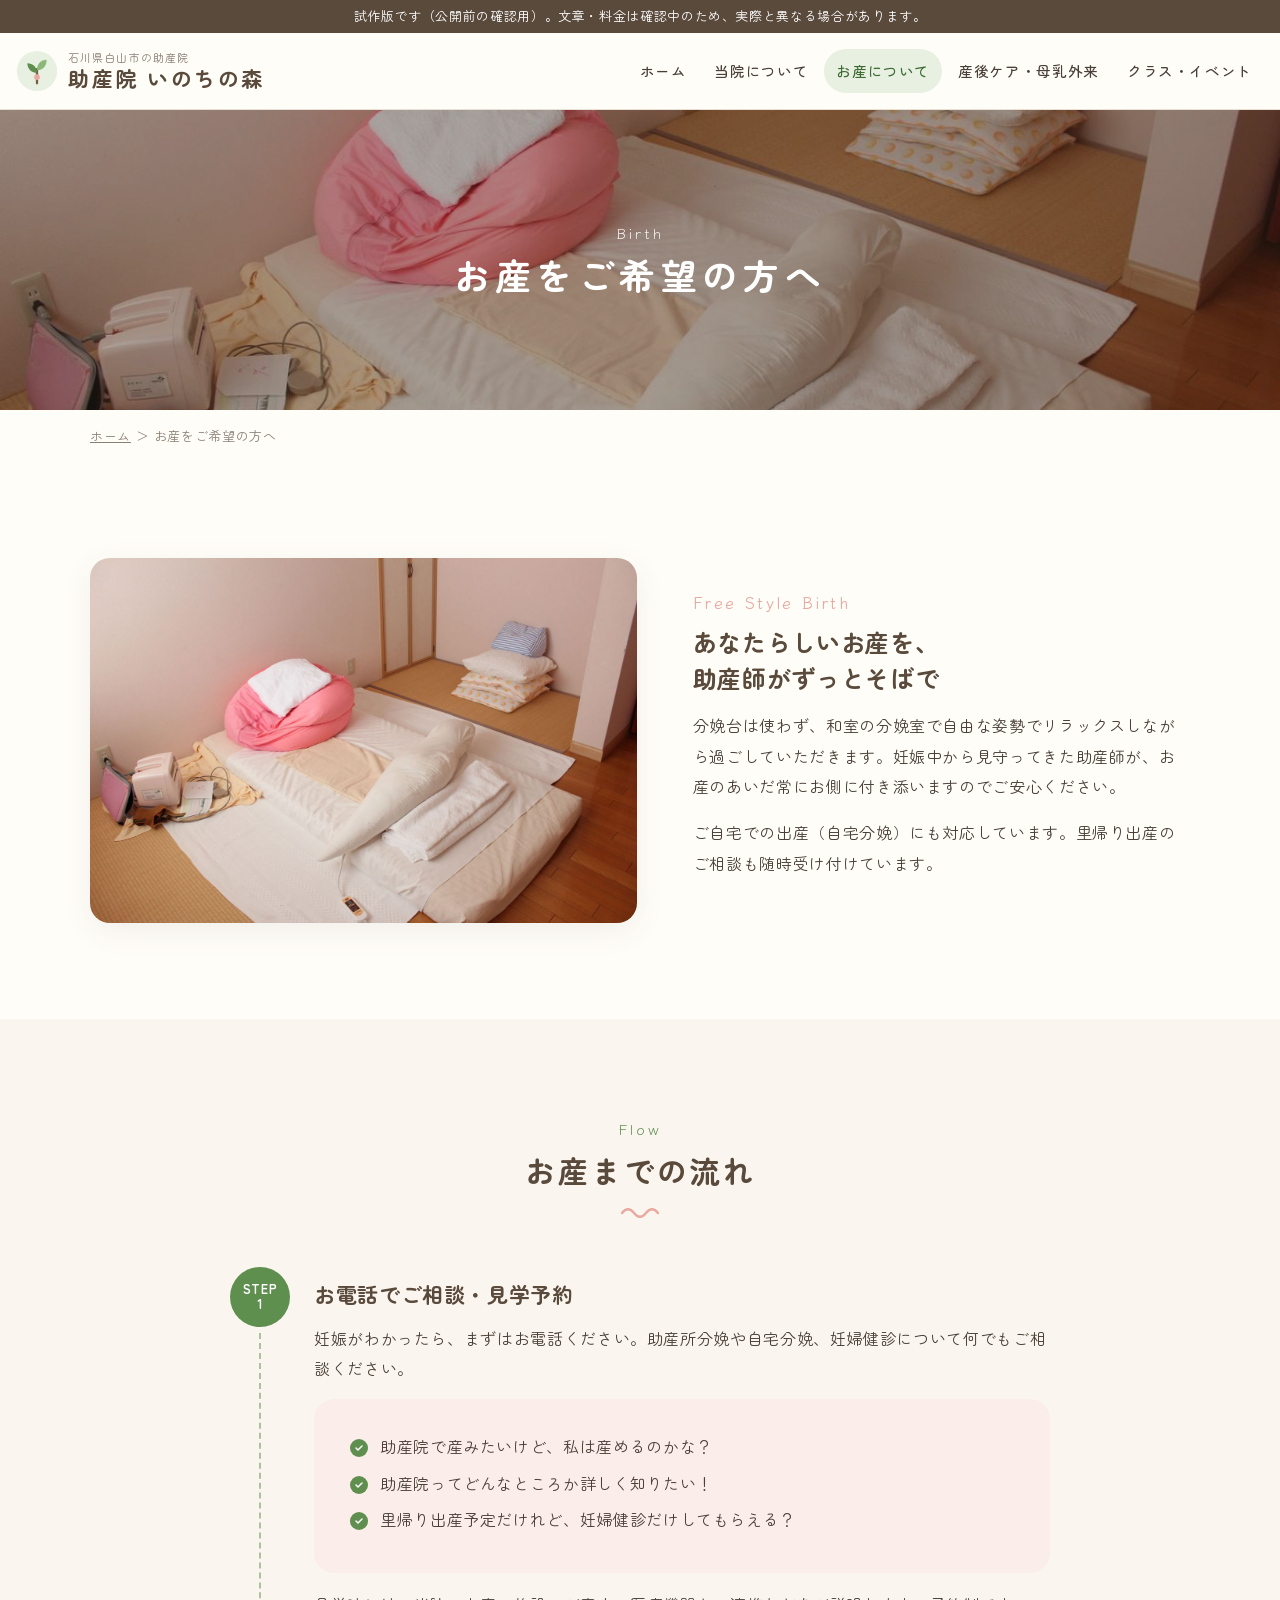
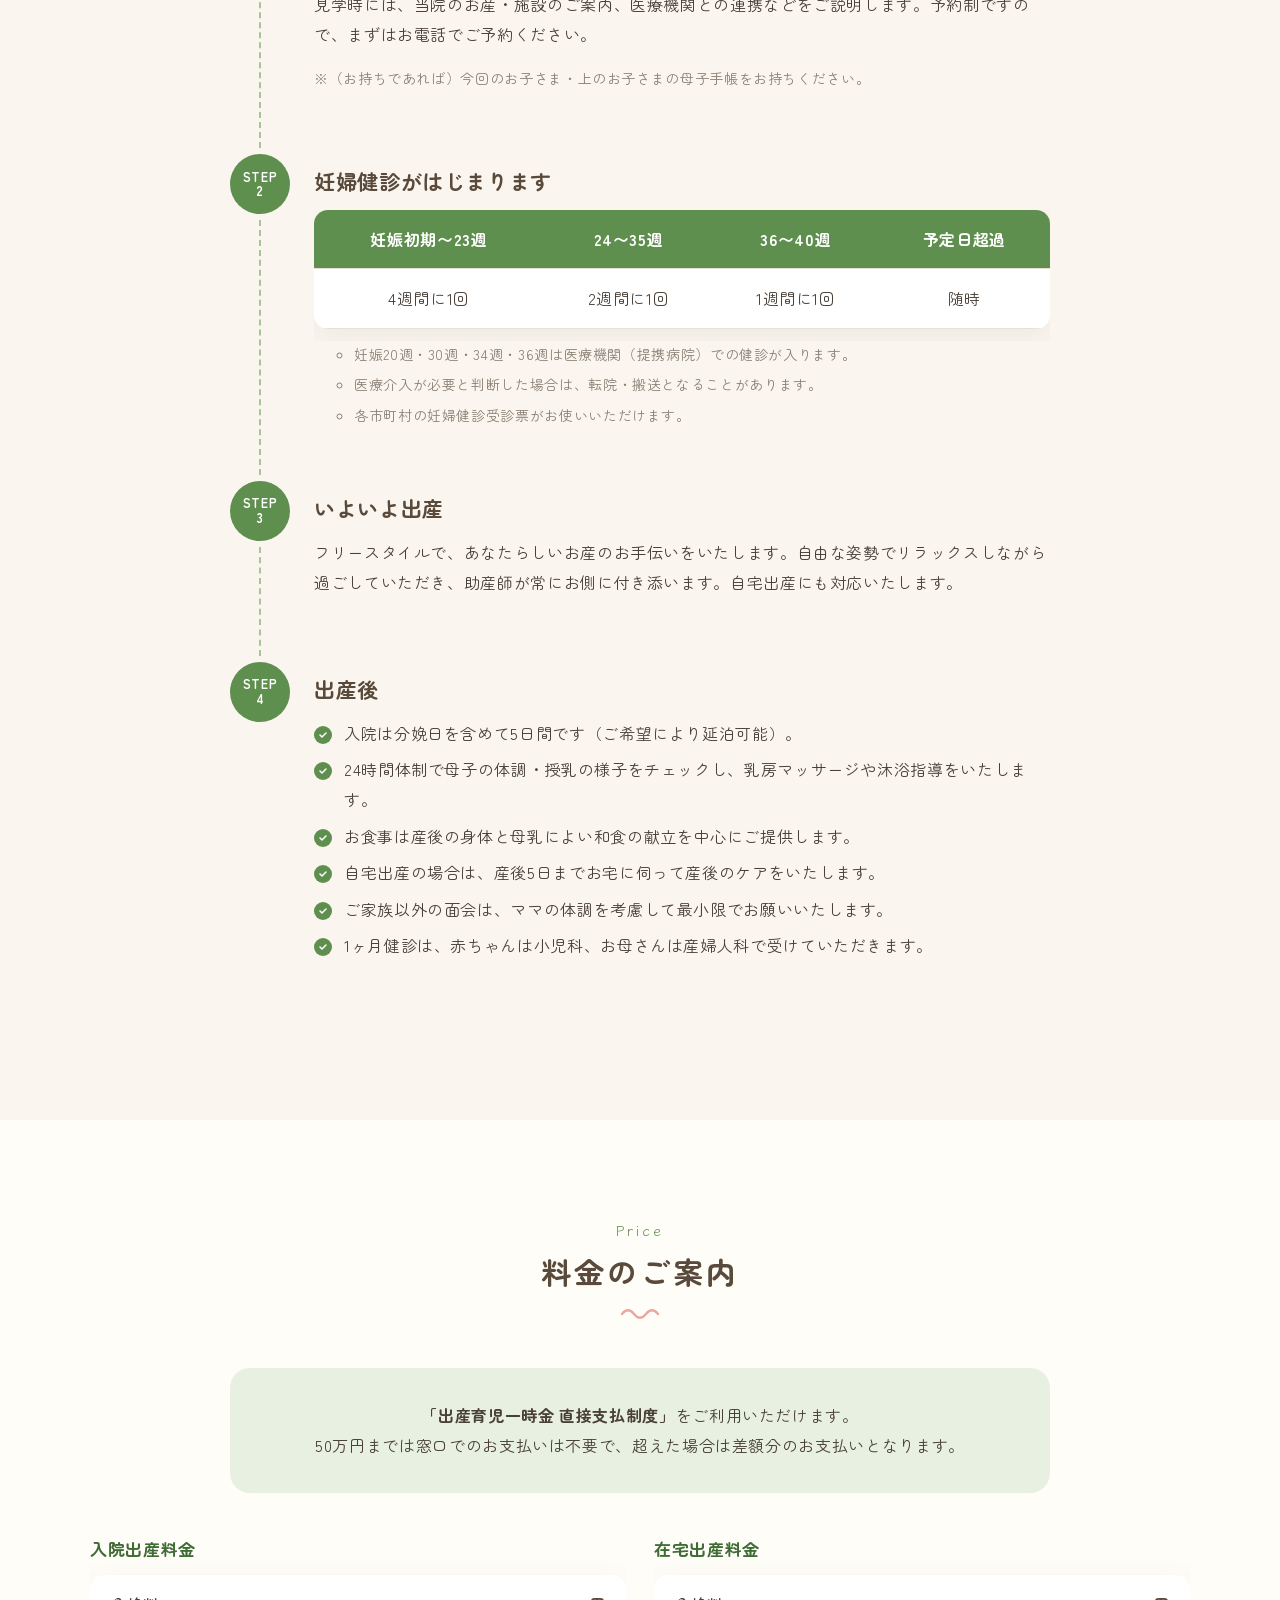
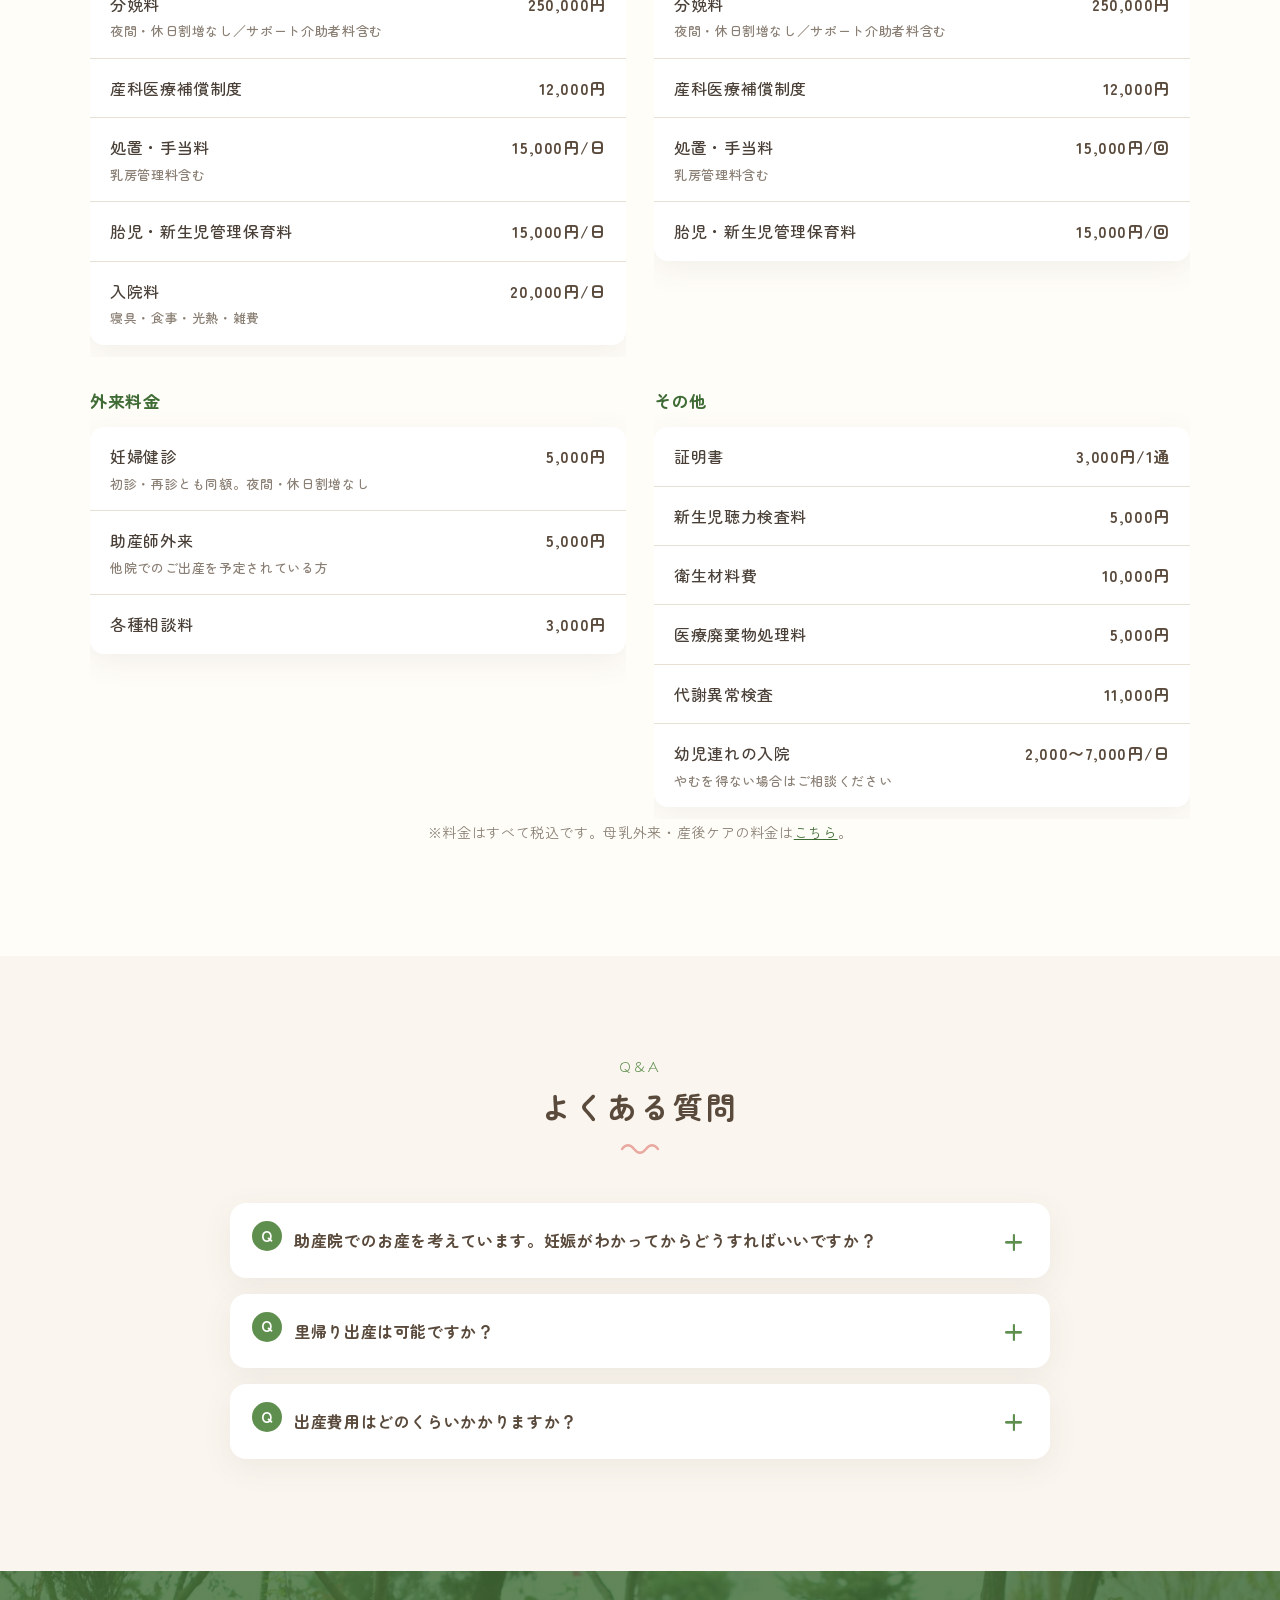
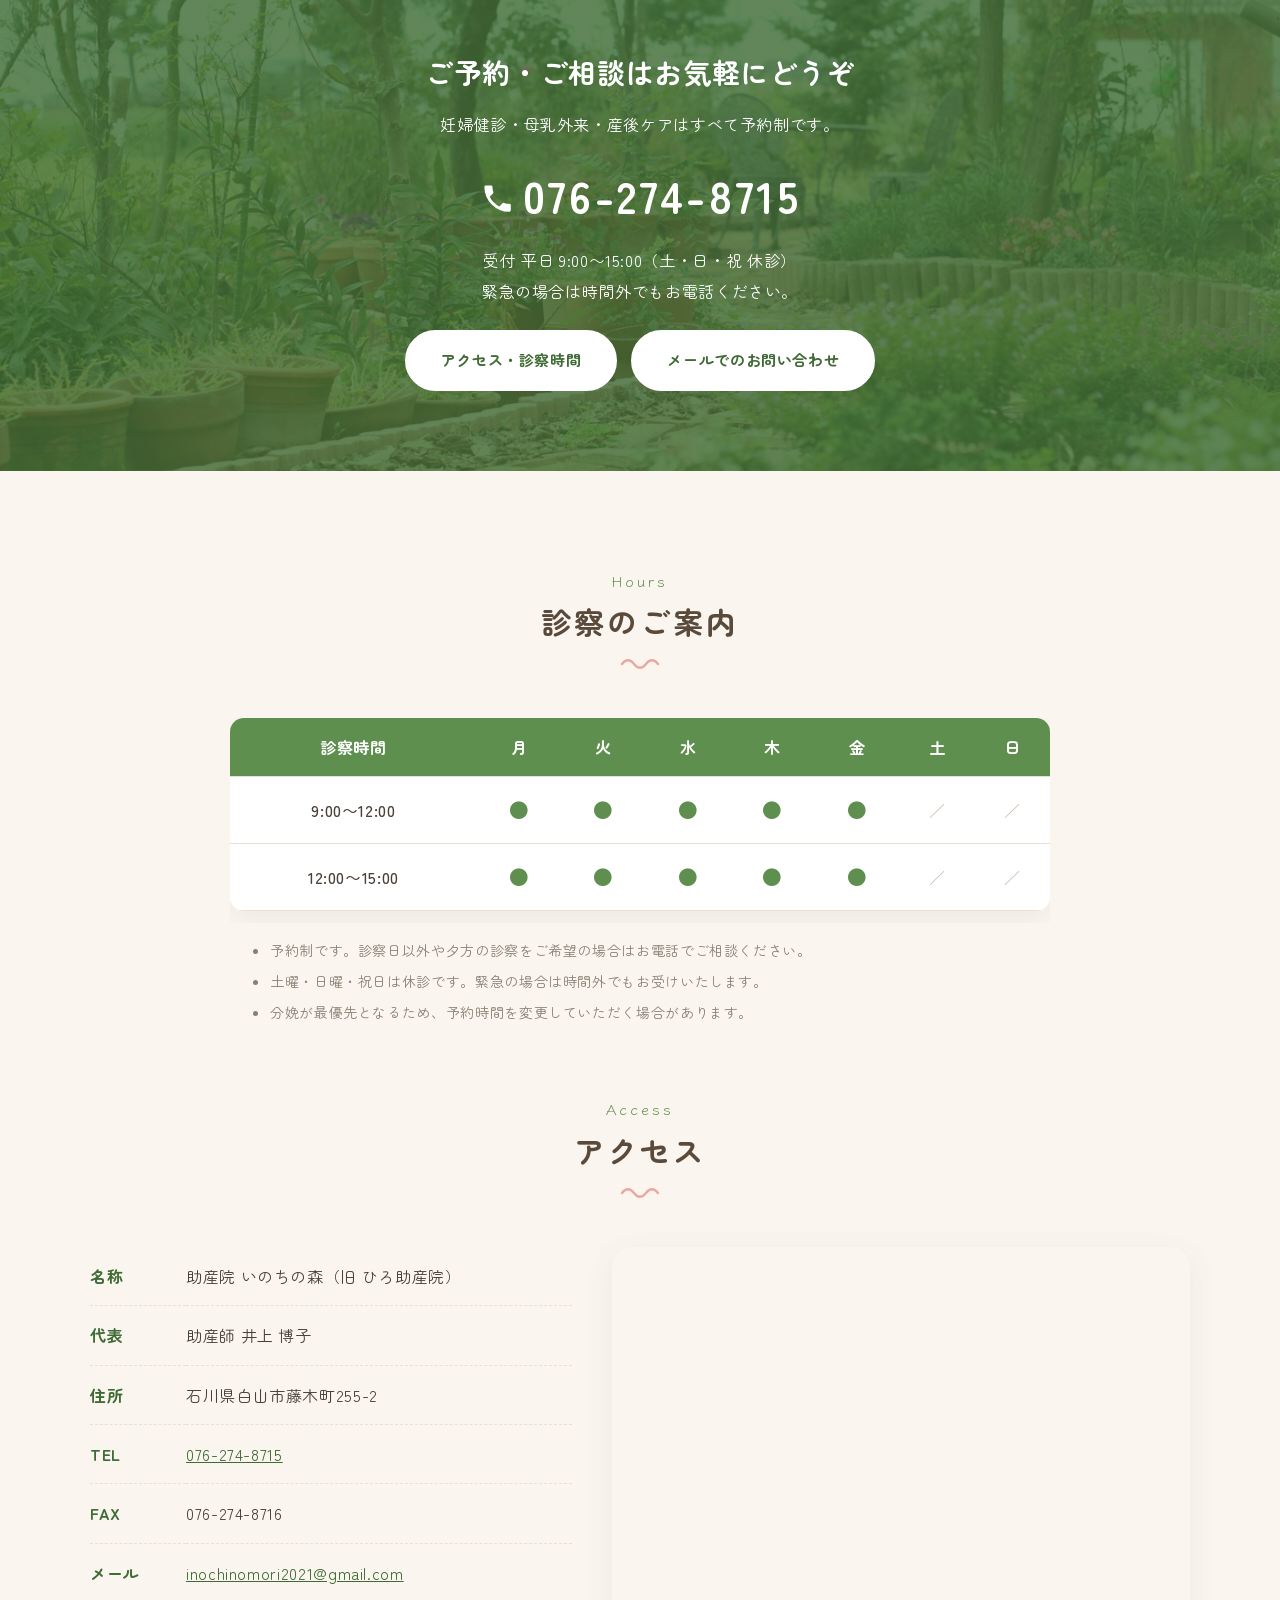
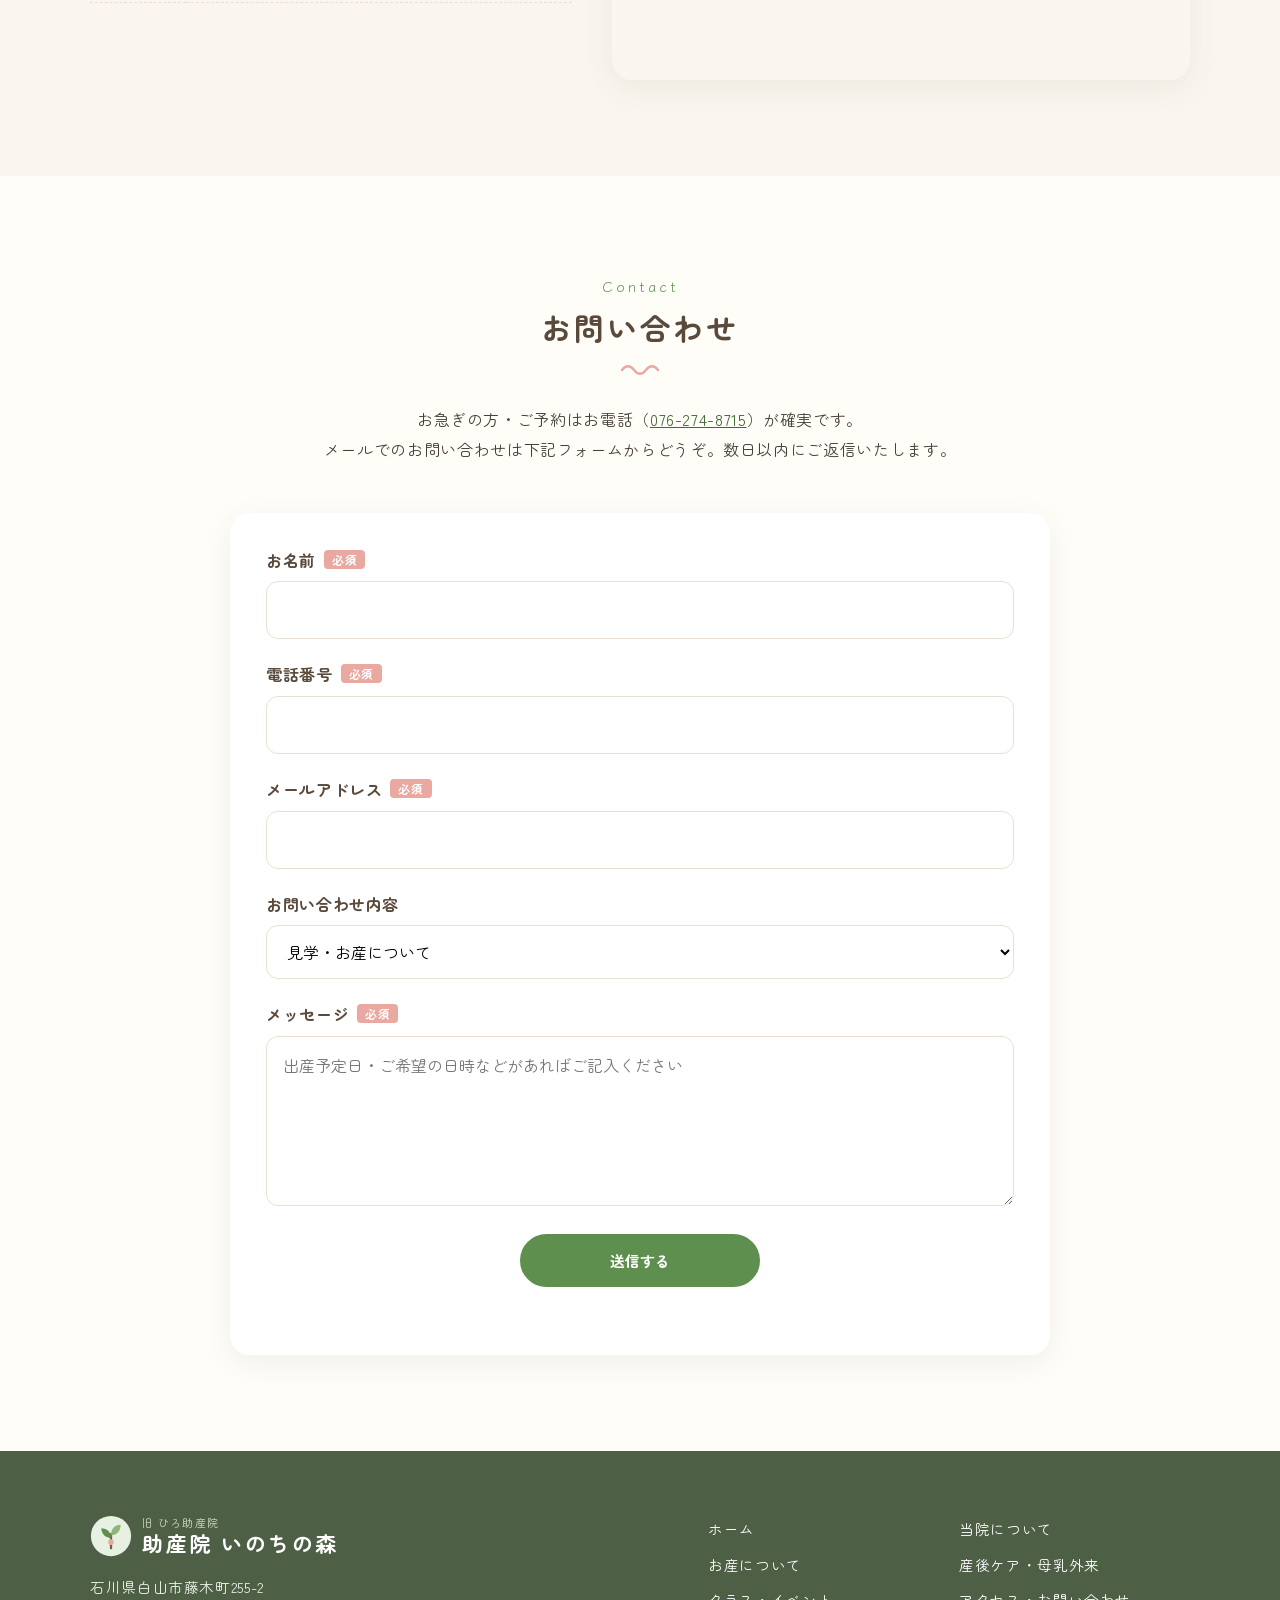
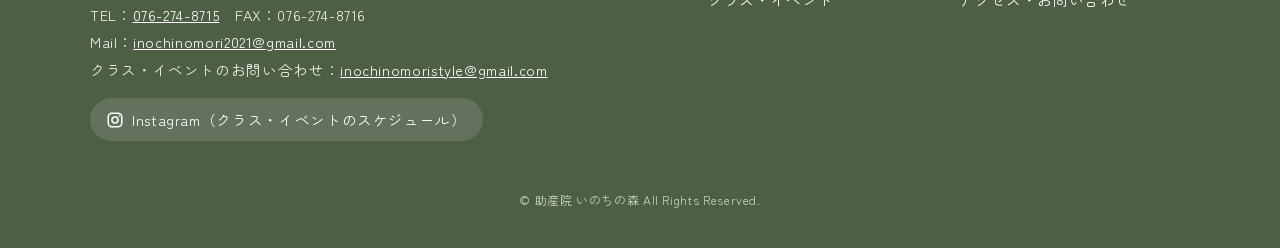
<file: birth.html>
<!DOCTYPE html>
<html lang="ja">
<head>
<meta charset="UTF-8">
<meta name="viewport" content="width=device-width, initial-scale=1">
<title>お産をご希望の方へ｜助産院 いのちの森（白山市・入院分娩・自宅出産）</title>
<meta name="description" content="白山市の助産院いのちの森での出産について。見学・相談から妊婦健診、フリースタイル出産、自宅出産、産後の入院まで。出産費用・料金のご案内。">
<!-- 試作版：検索エンジンに載せない設定。本番公開時にこの行を削除 -->
<meta name="robots" content="noindex, nofollow">
<link rel="canonical" href="https://awajikotoh-commits.github.io/inochinomori/birth.html">
<meta property="og:type" content="website">
<meta property="og:title" content="お産をご希望の方へ｜助産院 いのちの森（白山市・入院分娩・自宅出産）">
<meta property="og:description" content="白山市の助産院いのちの森での出産について。見学・相談から妊婦健診、フリースタイル出産、自宅出産、産後の入院まで。出産費用・料金のご案内。">
<meta property="og:image" content="https://awajikotoh-commits.github.io/inochinomori/images/top04.jpg">
<meta property="og:locale" content="ja_JP">
<link rel="icon" href="images/favicon.svg" type="image/svg+xml">
<link rel="preconnect" href="https://fonts.googleapis.com">
<link rel="preconnect" href="https://fonts.gstatic.com" crossorigin>
<link href="https://fonts.googleapis.com/css2?family=Klee+One:wght@600&family=Zen+Maru+Gothic:wght@400;500;700&display=swap" rel="stylesheet">
<link rel="stylesheet" href="css/style.css?v=7">
<script type="application/ld+json">{"@context":"https://schema.org","@type":"FAQPage","mainEntity":[{"@type":"Question","name":"助産院でのお産を考えています。妊娠がわかってからどうすればいいですか？","acceptedAnswer":{"@type":"Answer","text":"まずは見学にお越しください（予約制）。見学時に、施設のご案内や妊婦健診スケジュール、医療機関との連携などをご説明いたします。"}},{"@type":"Question","name":"里帰り出産は可能ですか？","acceptedAnswer":{"@type":"Answer","text":"可能です。ご予約は随時受け付けています。元気な赤ちゃん育てのために、妊娠5〜6か月の間に休暇を利用して一度助産院までお越しください。体の硬さや呼吸の深さなどを確認させていただきます。"}},{"@type":"Question","name":"出産費用はどのくらいかかりますか？","acceptedAnswer":{"@type":"Answer","text":"「出産育児一時金 直接支払制度」をご利用いただけるため、50万円までは窓口でのお支払いは不要です。超えた場合は差額分をお支払いいただきます。詳しくは"}}]}</script>
</head>
<body>
<!-- 試作版の表示。本番公開時にこの行を削除 -->
<div class="trial-bar">試作版です（公開前の確認用）。文章・料金は確認中のため、実際と異なる場合があります。</div>
<header class="site-header">
  <div class="container header-inner">
    <a class="logo" href="index.html"><svg class="logo-mark" viewBox="0 0 48 48" aria-hidden="true">
<circle cx="24" cy="24" r="23" fill="#e7f0e1"/>
<path d="M24 38V22" stroke="#7a5c43" stroke-width="2.6" stroke-linecap="round"/>
<path d="M24 26c-7 0-11-5-11-11 6 0 11 4 11 11z" fill="#5f8f4e"/>
<path d="M24 23c0-7 4-12 11-12 0 7-4 12-11 12z" fill="#8bb878"/>
<circle cx="24" cy="31" r="3.2" fill="#e9a8a0"/>
</svg><span class="logo-text"><small>石川県白山市の助産院</small><strong>助産院 いのちの森</strong></span></a>
    <nav class="global-nav" aria-label="メインメニュー">
      <ul>
<li><a href="index.html">ホーム</a></li>
<li><a href="about.html">当院について</a></li>
<li><a href="birth.html" aria-current="page">お産について</a></li>
<li><a href="care.html">産後ケア・母乳外来</a></li>
<li><a href="class.html">クラス・イベント</a></li>
        <li class="nav-tel-item"><a class="nav-tel" href="tel:076-274-8715">お電話 076-274-8715</a></li>
      </ul>
    </nav>
    <a class="header-tel" href="tel:076-274-8715"><svg width="16" height="16" viewBox="0 0 24 24" fill="currentColor" aria-hidden="true"><path d="M6.6 10.8a15.1 15.1 0 006.6 6.6l2.2-2.2a1 1 0 011-.25 11.4 11.4 0 003.6.57 1 1 0 011 1V20a1 1 0 01-1 1A17 17 0 013 4a1 1 0 011-1h3.5a1 1 0 011 1c0 1.25.2 2.45.57 3.57a1 1 0 01-.25 1z"/></svg>076-274-8715</a>
    <button class="menu-btn" aria-label="メニューを開く" aria-expanded="false"><span></span></button>
  </div>
</header>
<main>

<div class="page-hero" style="background-image:url('images/facility03.jpg')">
  <div><span class="en">Birth</span><h1>お産をご希望の方へ</h1></div>
</div>
<div class="container breadcrumb"><a href="index.html">ホーム</a> ＞ お産をご希望の方へ</div>

<section class="section">
  <div class="container">
    <div class="feature fade">
      <div class="feature-img"><img src="images/facility03.jpg" alt="和室の分娩室" loading="lazy"></div>
      <div>
        <span class="label">Free Style Birth</span>
        <h3>あなたらしいお産を、<br>助産師がずっとそばで</h3>
        <p>分娩台は使わず、和室の分娩室で自由な姿勢でリラックスしながら過ごしていただきます。妊娠中から見守ってきた助産師が、お産のあいだ常にお側に付き添いますのでご安心ください。</p>
        <p>ご自宅での出産（自宅分娩）にも対応しています。里帰り出産のご相談も随時受け付けています。</p>
      </div>
    </div>
  </div>
</section>

<section class="section bg-beige" id="flow">
  <div class="container narrow">
    <div class="sec-title fade"><span class="en">Flow</span><h2>お産までの流れ</h2></div>
    <ol class="flow">
      <li class="fade">
        <h3>お電話でご相談・見学予約</h3>
        <p>妊娠がわかったら、まずはお電話ください。助産所分娩や自宅分娩、妊婦健診について何でもご相談ください。</p>
        <div class="box soft"><ul class="check" style="margin:0">
          <li>助産院で産みたいけど、私は産めるのかな？</li>
          <li>助産院ってどんなところか詳しく知りたい！</li>
          <li>里帰り出産予定だけれど、妊婦健診だけしてもらえる？</li>
        </ul></div>
        <p style="margin-top:1em">見学時には、当院のお産・施設のご案内、医療機関との連携などをご説明します。予約制ですので、まずはお電話でご予約ください。</p>
        <p class="note">※（お持ちであれば）今回のお子さま・上のお子さまの母子手帳をお持ちください。</p>
      </li>
      <li class="fade">
        <h3>妊婦健診がはじまります</h3>
        <div class="table-wrap"><table class="schedule">
          <thead><tr><th>妊娠初期〜23週</th><th>24〜35週</th><th>36〜40週</th><th>予定日超過</th></tr></thead>
          <tbody><tr><td>4週間に1回</td><td>2週間に1回</td><td>1週間に1回</td><td>随時</td></tr></tbody>
        </table></div>
        <ul class="note">
          <li>妊娠20週・30週・34週・36週は医療機関（提携病院）での健診が入ります。</li>
          <li>医療介入が必要と判断した場合は、転院・搬送となることがあります。</li>
          <li>各市町村の妊婦健診受診票がお使いいただけます。</li>
        </ul>
      </li>
      <li class="fade">
        <h3>いよいよ出産</h3>
        <p>フリースタイルで、あなたらしいお産のお手伝いをいたします。自由な姿勢でリラックスしながら過ごしていただき、助産師が常にお側に付き添います。自宅出産にも対応いたします。</p>
      </li>
      <li class="fade">
        <h3>出産後</h3>
        <ul class="check">
          <li>入院は分娩日を含めて5日間です（ご希望により延泊可能）。</li>
          <li>24時間体制で母子の体調・授乳の様子をチェックし、乳房マッサージや沐浴指導をいたします。</li>
          <li>お食事は産後の身体と母乳によい和食の献立を中心にご提供します。</li>
          <li>自宅出産の場合は、産後5日までお宅に伺って産後のケアをいたします。</li>
          <li>ご家族以外の面会は、ママの体調を考慮して最小限でお願いいたします。</li>
          <li>1ヶ月健診は、赤ちゃんは小児科、お母さんは産婦人科で受けていただきます。</li>
        </ul>
      </li>
    </ol>
  </div>
</section>

<section class="section" id="price">
  <div class="container">
    <div class="sec-title fade"><span class="en">Price</span><h2>料金のご案内</h2></div>
    <div class="box green fade" style="max-width:820px;margin:0 auto 40px;text-align:center">
      <strong>「出産育児一時金 直接支払制度」</strong>をご利用いただけます。<br>50万円までは窓口でのお支払いは不要で、超えた場合は差額分のお支払いとなります。
    </div>
    <div class="price-grid fade">
      <div class="table-wrap"><table class="price"><caption>入院出産料金</caption><tr><th>分娩料<small>夜間・休日割増なし／サポート介助者料含む</small></th><td>250,000円</td></tr><tr><th>産科医療補償制度</th><td>12,000円</td></tr><tr><th>処置・手当料<small>乳房管理料含む</small></th><td>15,000円/日</td></tr><tr><th>胎児・新生児管理保育料</th><td>15,000円/日</td></tr><tr><th>入院料<small>寝具・食事・光熱・雑費</small></th><td>20,000円/日</td></tr></table></div>
      <div class="table-wrap"><table class="price"><caption>在宅出産料金</caption><tr><th>分娩料<small>夜間・休日割増なし／サポート介助者料含む</small></th><td>250,000円</td></tr><tr><th>産科医療補償制度</th><td>12,000円</td></tr><tr><th>処置・手当料<small>乳房管理料含む</small></th><td>15,000円/回</td></tr><tr><th>胎児・新生児管理保育料</th><td>15,000円/回</td></tr></table></div>
      <div class="table-wrap"><table class="price"><caption>外来料金</caption><tr><th>妊婦健診<small>初診・再診とも同額。夜間・休日割増なし</small></th><td>5,000円</td></tr><tr><th>助産師外来<small>他院でのご出産を予定されている方</small></th><td>5,000円</td></tr><tr><th>各種相談料</th><td>3,000円</td></tr></table></div>
      <div class="table-wrap"><table class="price"><caption>その他</caption><tr><th>証明書</th><td>3,000円/1通</td></tr><tr><th>新生児聴力検査料</th><td>5,000円</td></tr><tr><th>衛生材料費</th><td>10,000円</td></tr><tr><th>医療廃棄物処理料</th><td>5,000円</td></tr><tr><th>代謝異常検査</th><td>11,000円</td></tr><tr><th>幼児連れの入院<small>やむを得ない場合はご相談ください</small></th><td>2,000〜7,000円/日</td></tr></table></div>
    </div>
    <p class="note center">※料金はすべて税込です。母乳外来・産後ケアの料金は<a href="care.html#price">こちら</a>。</p>
  </div>
</section>

<section class="section bg-beige" id="faq">
  <div class="container narrow">
    <div class="sec-title fade"><span class="en">Q&amp;A</span><h2>よくある質問</h2></div>
    <div class="faq">
<details class="fade"><summary>助産院でのお産を考えています。妊娠がわかってからどうすればいいですか？</summary><div class="answer"><p>まずは見学にお越しください（予約制）。見学時に、施設のご案内や妊婦健診スケジュール、医療機関との連携などをご説明いたします。</p></div></details>
<details class="fade"><summary>里帰り出産は可能ですか？</summary><div class="answer"><p>可能です。ご予約は随時受け付けています。元気な赤ちゃん育てのために、妊娠5〜6か月の間に休暇を利用して一度助産院までお越しください。体の硬さや呼吸の深さなどを確認させていただきます。</p></div></details>
<details class="fade"><summary>出産費用はどのくらいかかりますか？</summary><div class="answer"><p>「出産育児一時金 直接支払制度」をご利用いただけるため、50万円までは窓口でのお支払いは不要です。超えた場合は差額分をお支払いいただきます。詳しくは<a href="birth.html#price">料金のご案内</a>をご覧ください。</p></div></details>
    </div>
  </div>
</section>

<section class="cta">
  <div class="container fade">
    <h2>ご予約・ご相談はお気軽にどうぞ</h2>
    <p>妊婦健診・母乳外来・産後ケアはすべて予約制です。</p>
    <a class="tel-big" href="tel:076-274-8715"><svg viewBox="0 0 24 24" fill="currentColor" aria-hidden="true"><path d="M6.6 10.8a15.1 15.1 0 006.6 6.6l2.2-2.2a1 1 0 011-.25 11.4 11.4 0 003.6.57 1 1 0 011 1V20a1 1 0 01-1 1A17 17 0 013 4a1 1 0 011-1h3.5a1 1 0 011 1c0 1.25.2 2.45.57 3.57a1 1 0 01-.25 1z"/></svg>076-274-8715</a>
    <p>受付 平日 9:00〜15:00（土・日・祝 休診）<br>緊急の場合は時間外でもお電話ください。</p>
    <div class="btn-row"><a class="btn outline" href="#access">アクセス・診察時間</a><a class="btn outline" href="#form">メールでのお問い合わせ</a></div>
  </div>
</section>
<!--SHARED-->
<section class="section bg-beige" id="access">
  <div class="container">
    <div class="sec-title fade"><span class="en">Hours</span><h2>診察のご案内</h2></div>
    <div class="narrow fade">
      <div class="table-wrap"><table class="schedule">
        <thead><tr><th>診察時間</th><th>月</th><th>火</th><th>水</th><th>木</th><th>金</th><th>土</th><th>日</th></tr></thead>
        <tbody>
          <tr><th>9:00〜12:00</th><td class="ok">●</td><td class="ok">●</td><td class="ok">●</td><td class="ok">●</td><td class="ok">●</td><td class="no">／</td><td class="no">／</td></tr>
          <tr><th>12:00〜15:00</th><td class="ok">●</td><td class="ok">●</td><td class="ok">●</td><td class="ok">●</td><td class="ok">●</td><td class="no">／</td><td class="no">／</td></tr>
        </tbody>
      </table></div>
      <ul class="note">
        <li>予約制です。診察日以外や夕方の診察をご希望の場合はお電話でご相談ください。</li>
        <li>土曜・日曜・祝日は休診です。緊急の場合は時間外でもお受けいたします。</li>
        <li>分娩が最優先となるため、予約時間を変更していただく場合があります。</li>
      </ul>
    </div>
    <div style="height:56px"></div>
    <div class="sec-title fade"><span class="en">Access</span><h2>アクセス</h2></div>
    <div class="access fade">
      <dl>
        <dt>名称</dt><dd>助産院 いのちの森（旧 ひろ助産院）</dd>
        <dt>代表</dt><dd>助産師 井上 博子</dd>
        <dt>住所</dt><dd>石川県白山市藤木町255-2</dd>
        <dt>TEL</dt><dd><a href="tel:076-274-8715">076-274-8715</a></dd>
        <dt>FAX</dt><dd>076-274-8716</dd>
        <dt>メール</dt><dd><a href="mailto:inochinomori2021@gmail.com">inochinomori2021@gmail.com</a></dd>
      </dl>
      <div class="map"><iframe src="https://www.google.com/maps?q=石川県白山市藤木町255-2&amp;output=embed" loading="lazy" title="助産院いのちの森の地図" referrerpolicy="no-referrer-when-downgrade"></iframe></div>
    </div>
  </div>
</section>

<section class="section" id="form">
  <div class="container narrow">
    <div class="sec-title fade"><span class="en">Contact</span><h2>お問い合わせ</h2></div>
    <p class="sec-lead fade">お急ぎの方・ご予約はお電話（<a href="tel:076-274-8715">076-274-8715</a>）が確実です。<br>メールでのお問い合わせは下記フォームからどうぞ。数日以内にご返信いたします。</p>
    <form class="form box fade" id="contact-form">
      <!-- Web3Forms：アクセスキーを取得したら YOUR_ACCESS_KEY を置き換えてください -->
      <input type="hidden" name="access_key" value="YOUR_ACCESS_KEY">
      <input type="hidden" name="subject" value="【ホームページ】お問い合わせがありました">
      <input type="hidden" name="from_name" value="助産院いのちの森 ホームページ">
      <input type="checkbox" name="botcheck" style="display:none">
      <div><label for="f-name">お名前<span class="req">必須</span></label><input id="f-name" name="お名前" required autocomplete="name"></div>
      <div><label for="f-tel">電話番号<span class="req">必須</span></label><input id="f-tel" name="電話番号" type="tel" required autocomplete="tel"></div>
      <div><label for="f-mail">メールアドレス<span class="req">必須</span></label><input id="f-mail" name="email" type="email" required autocomplete="email"></div>
      <div><label for="f-type">お問い合わせ内容</label>
        <select id="f-type" name="種類">
          <option>見学・お産について</option><option>妊婦健診について</option><option>母乳外来について</option>
          <option>産後ケア（入院・デイケア）について</option><option>クラス・イベントについて</option><option>その他</option>
        </select></div>
      <div><label for="f-msg">メッセージ<span class="req">必須</span></label><textarea id="f-msg" name="メッセージ" required placeholder="出産予定日・ご希望の日時などがあればご記入ください"></textarea></div>
      <button class="btn" type="submit">送信する</button>
      <p class="form-result" id="form-result" aria-live="polite"></p>
    </form>
  </div>
</section>
<!--/SHARED-->
</main>
<footer class="site-footer">
  <div class="container footer-grid">
    <div>
      <a class="logo" href="index.html"><svg class="logo-mark" viewBox="0 0 48 48" aria-hidden="true">
<circle cx="24" cy="24" r="23" fill="#e7f0e1"/>
<path d="M24 38V22" stroke="#7a5c43" stroke-width="2.6" stroke-linecap="round"/>
<path d="M24 26c-7 0-11-5-11-11 6 0 11 4 11 11z" fill="#5f8f4e"/>
<path d="M24 23c0-7 4-12 11-12 0 7-4 12-11 12z" fill="#8bb878"/>
<circle cx="24" cy="31" r="3.2" fill="#e9a8a0"/>
</svg><span class="logo-text"><small>旧 ひろ助産院</small><strong>助産院 いのちの森</strong></span></a>
      <p>石川県白山市藤木町255-2<br>
      TEL：<a href="tel:076-274-8715">076-274-8715</a>　FAX：076-274-8716<br>
      Mail：<a href="mailto:inochinomori2021@gmail.com">inochinomori2021@gmail.com</a><br>
      クラス・イベントのお問い合わせ：<a href="mailto:inochinomoristyle@gmail.com">inochinomoristyle@gmail.com</a></p>
      <a class="footer-insta" href="https://www.instagram.com/inochinomoristyle/" target="_blank" rel="noopener"><svg viewBox="0 0 24 24" fill="none" stroke="currentColor" stroke-width="2" aria-hidden="true"><rect x="3" y="3" width="18" height="18" rx="5"/><circle cx="12" cy="12" r="4"/><circle cx="17.5" cy="6.5" r="1" fill="currentColor" stroke="none"/></svg>Instagram（クラス・イベントのスケジュール）</a>
    </div>
    <nav class="footer-nav" aria-label="フッターメニュー"><ul>
<li><a href="index.html">ホーム</a></li>
<li><a href="about.html">当院について</a></li>
<li><a href="birth.html">お産について</a></li>
<li><a href="care.html">産後ケア・母乳外来</a></li>
<li><a href="class.html">クラス・イベント</a></li>
<li><a href="#access">アクセス・お問い合わせ</a></li>
    </ul></nav>
  </div>
  <p class="copyright">&copy; 助産院 いのちの森 All Rights Reserved.</p>
</footer>
<div class="sp-cta">
  <a href="tel:076-274-8715"><svg viewBox="0 0 24 24" fill="currentColor" aria-hidden="true"><path d="M6.6 10.8a15.1 15.1 0 006.6 6.6l2.2-2.2a1 1 0 011-.25 11.4 11.4 0 003.6.57 1 1 0 011 1V20a1 1 0 01-1 1A17 17 0 013 4a1 1 0 011-1h3.5a1 1 0 011 1c0 1.25.2 2.45.57 3.57a1 1 0 01-.25 1z"/></svg>電話する</a>
  <a href="#form"><svg viewBox="0 0 24 24" fill="currentColor" aria-hidden="true"><path d="M20 4H4a2 2 0 00-2 2v12a2 2 0 002 2h16a2 2 0 002-2V6a2 2 0 00-2-2zm0 4l-8 5-8-5V6l8 5 8-5z"/></svg>お問い合わせ</a>
</div>
<button class="pagetop" aria-label="ページの先頭へ"><svg width="20" height="20" viewBox="0 0 24 24" fill="none" stroke="currentColor" stroke-width="2.5" stroke-linecap="round" stroke-linejoin="round"><path d="M6 15l6-6 6 6"/></svg></button>
<script src="js/main.js"></script>
</body>
</html>
</file>
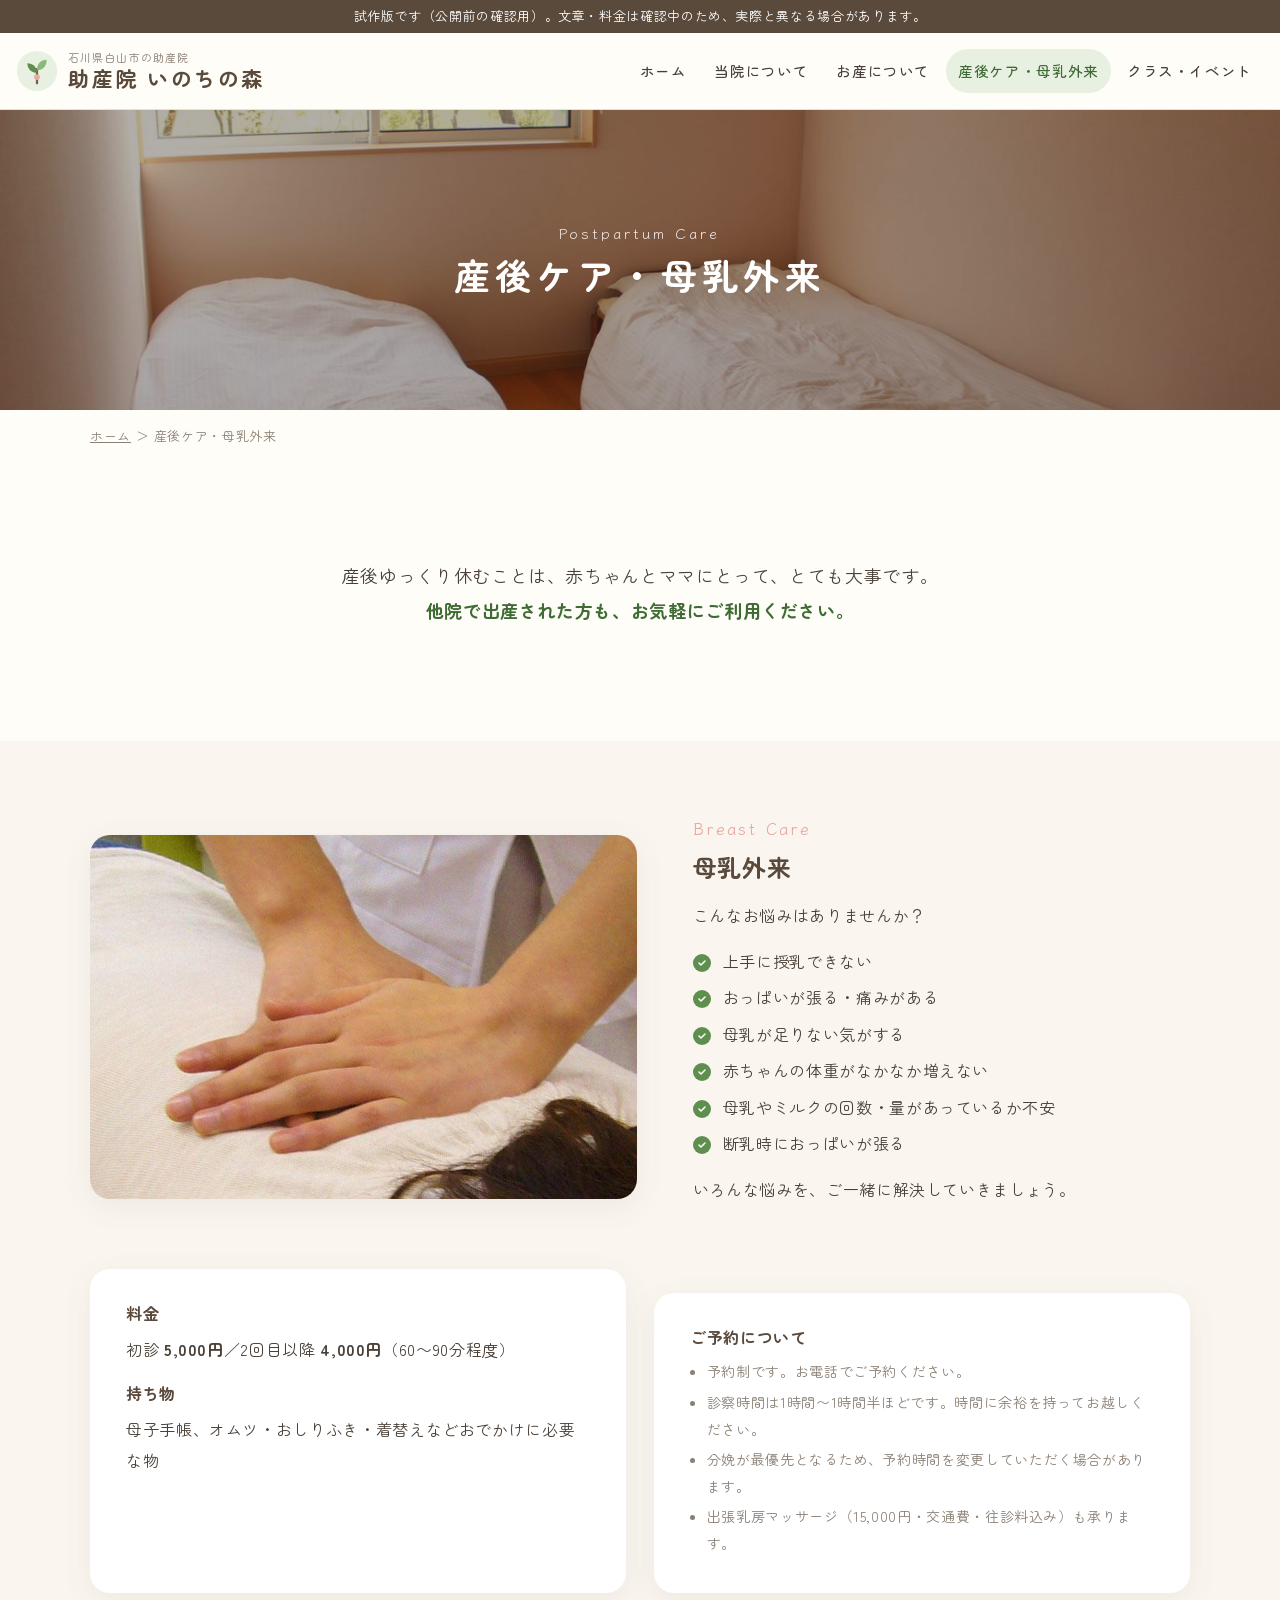
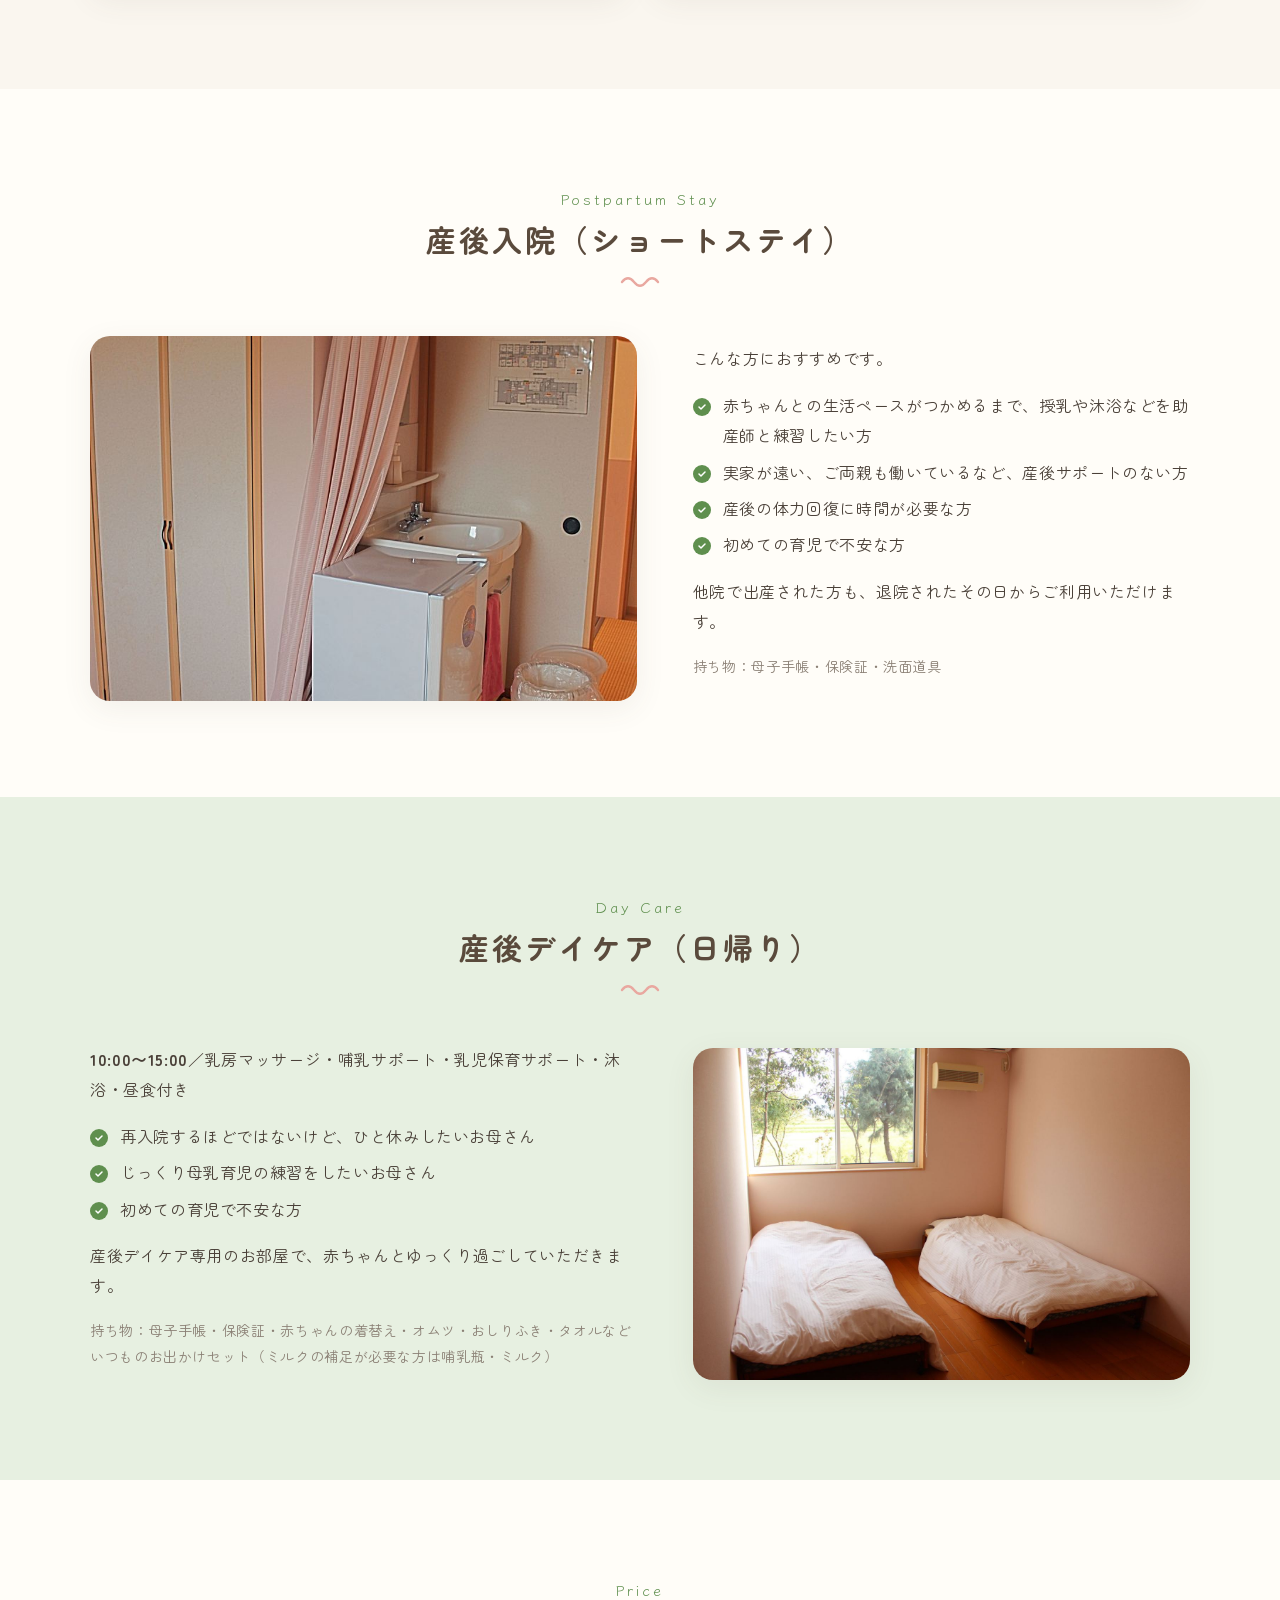
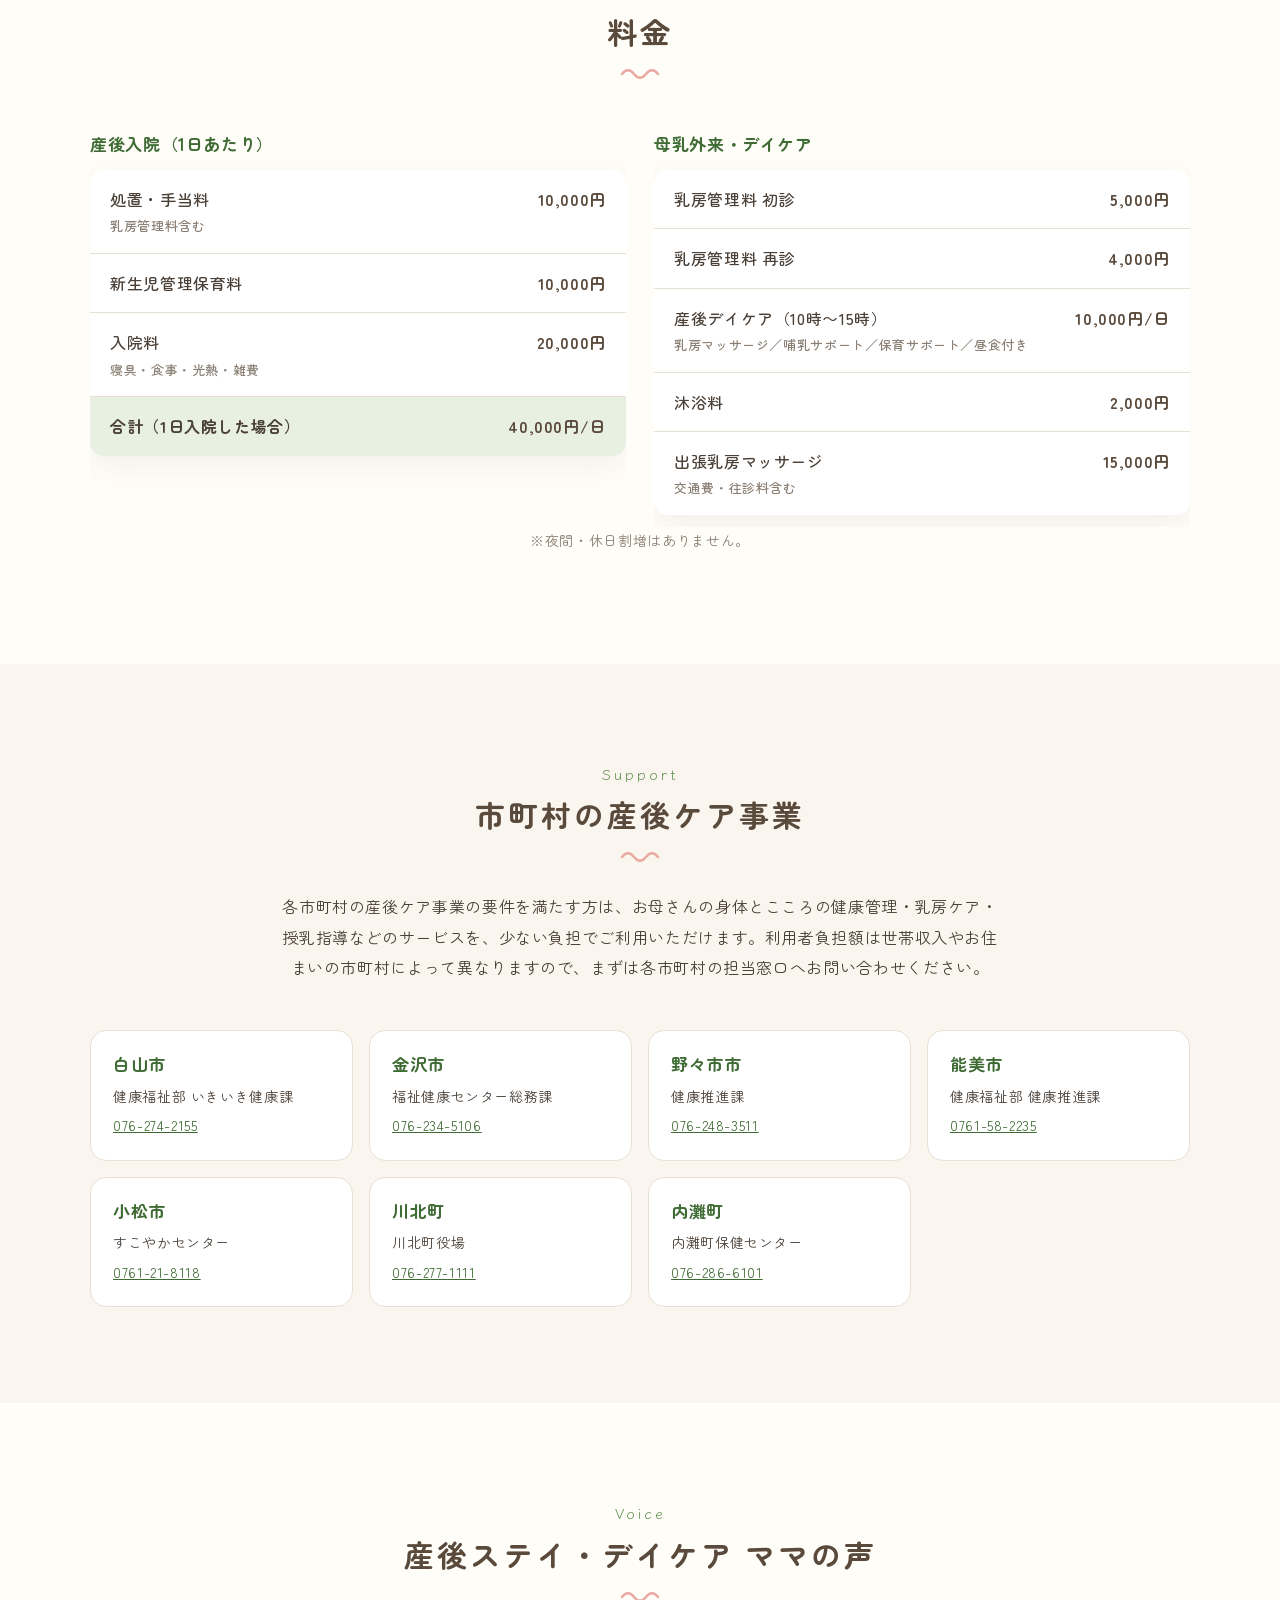
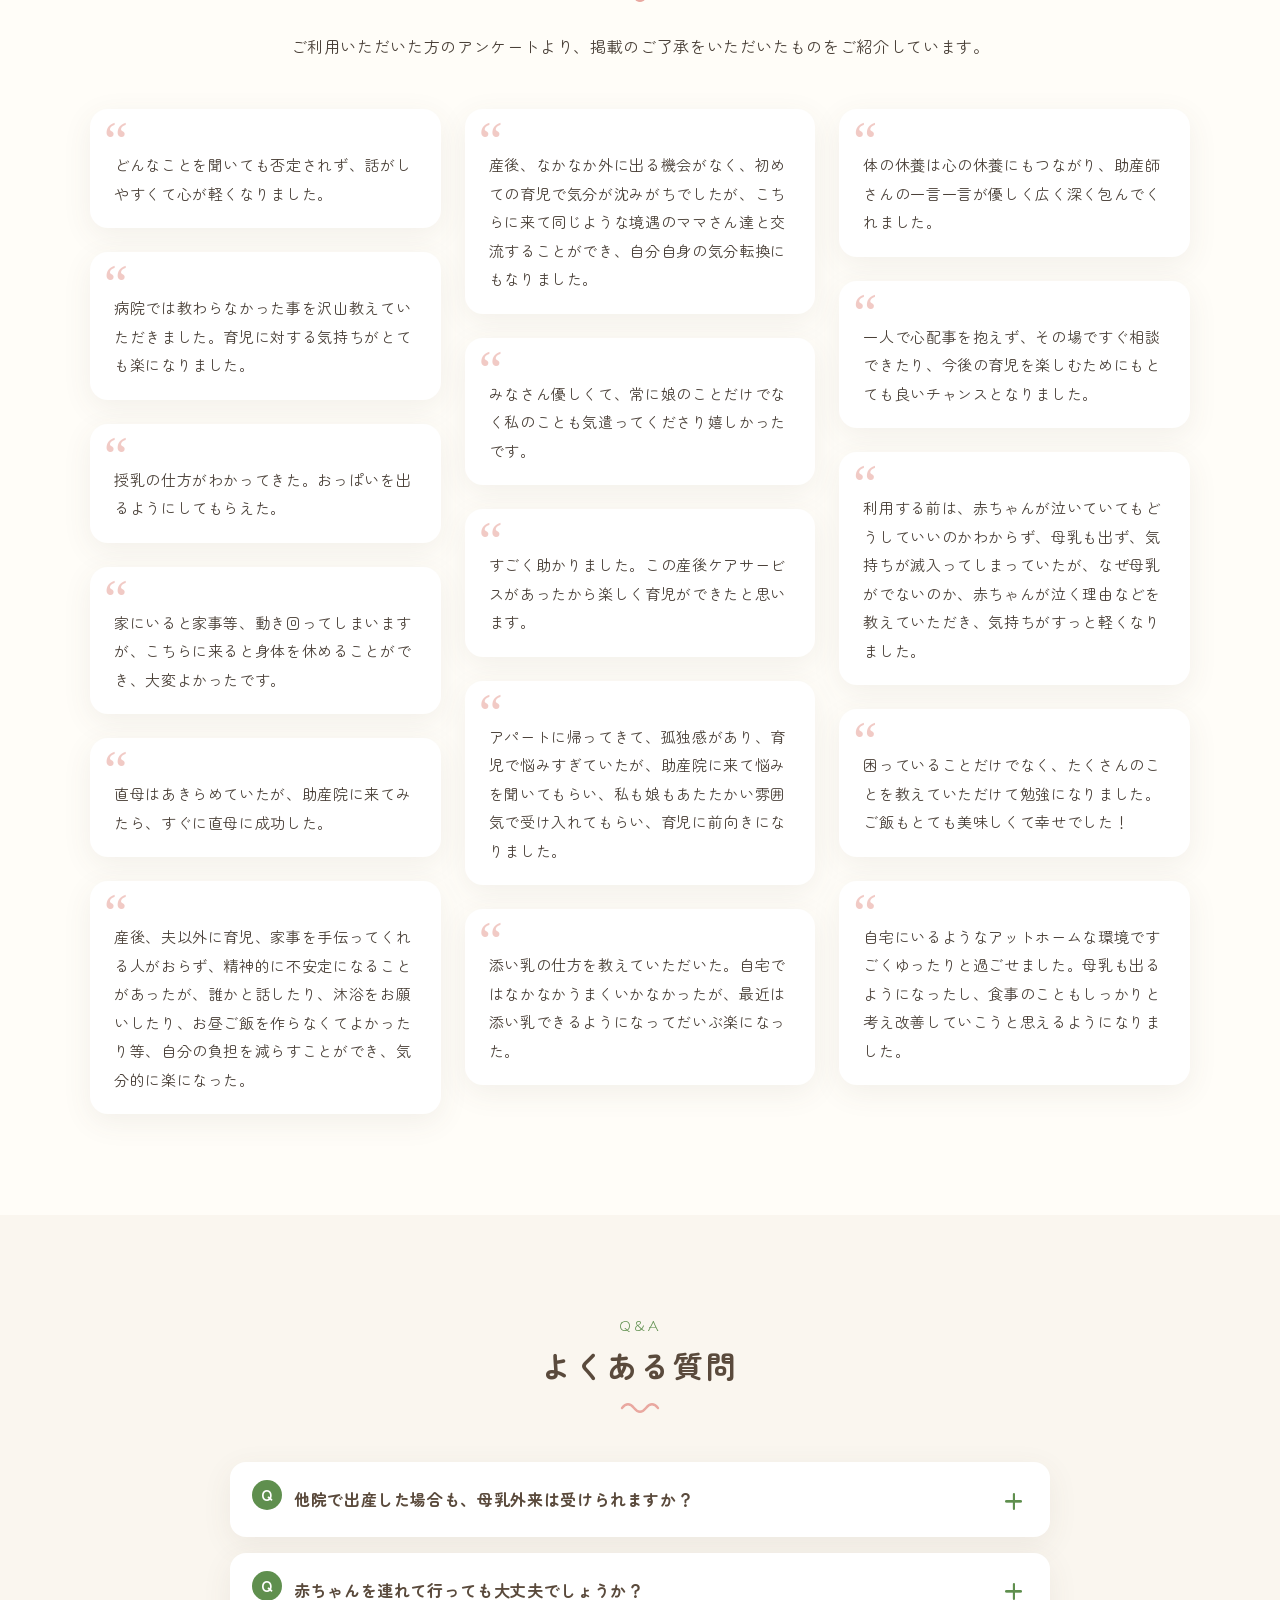
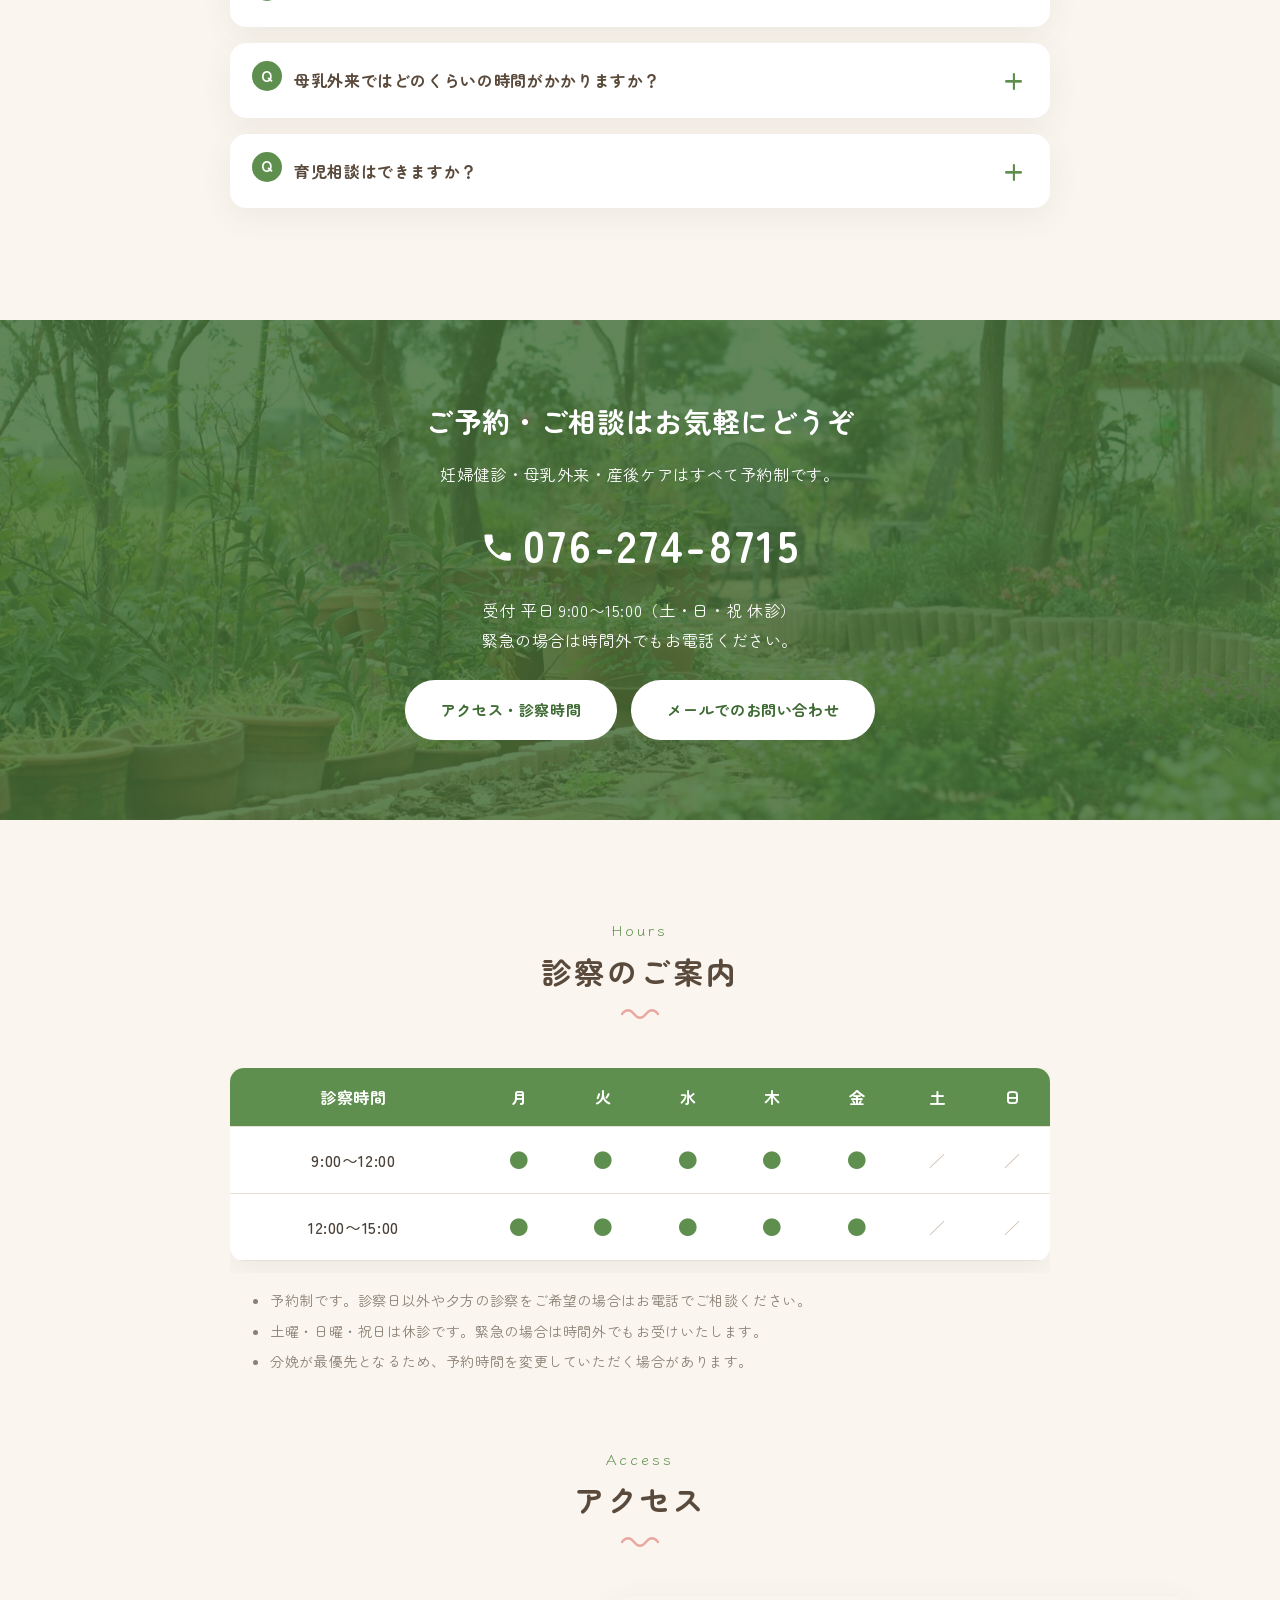
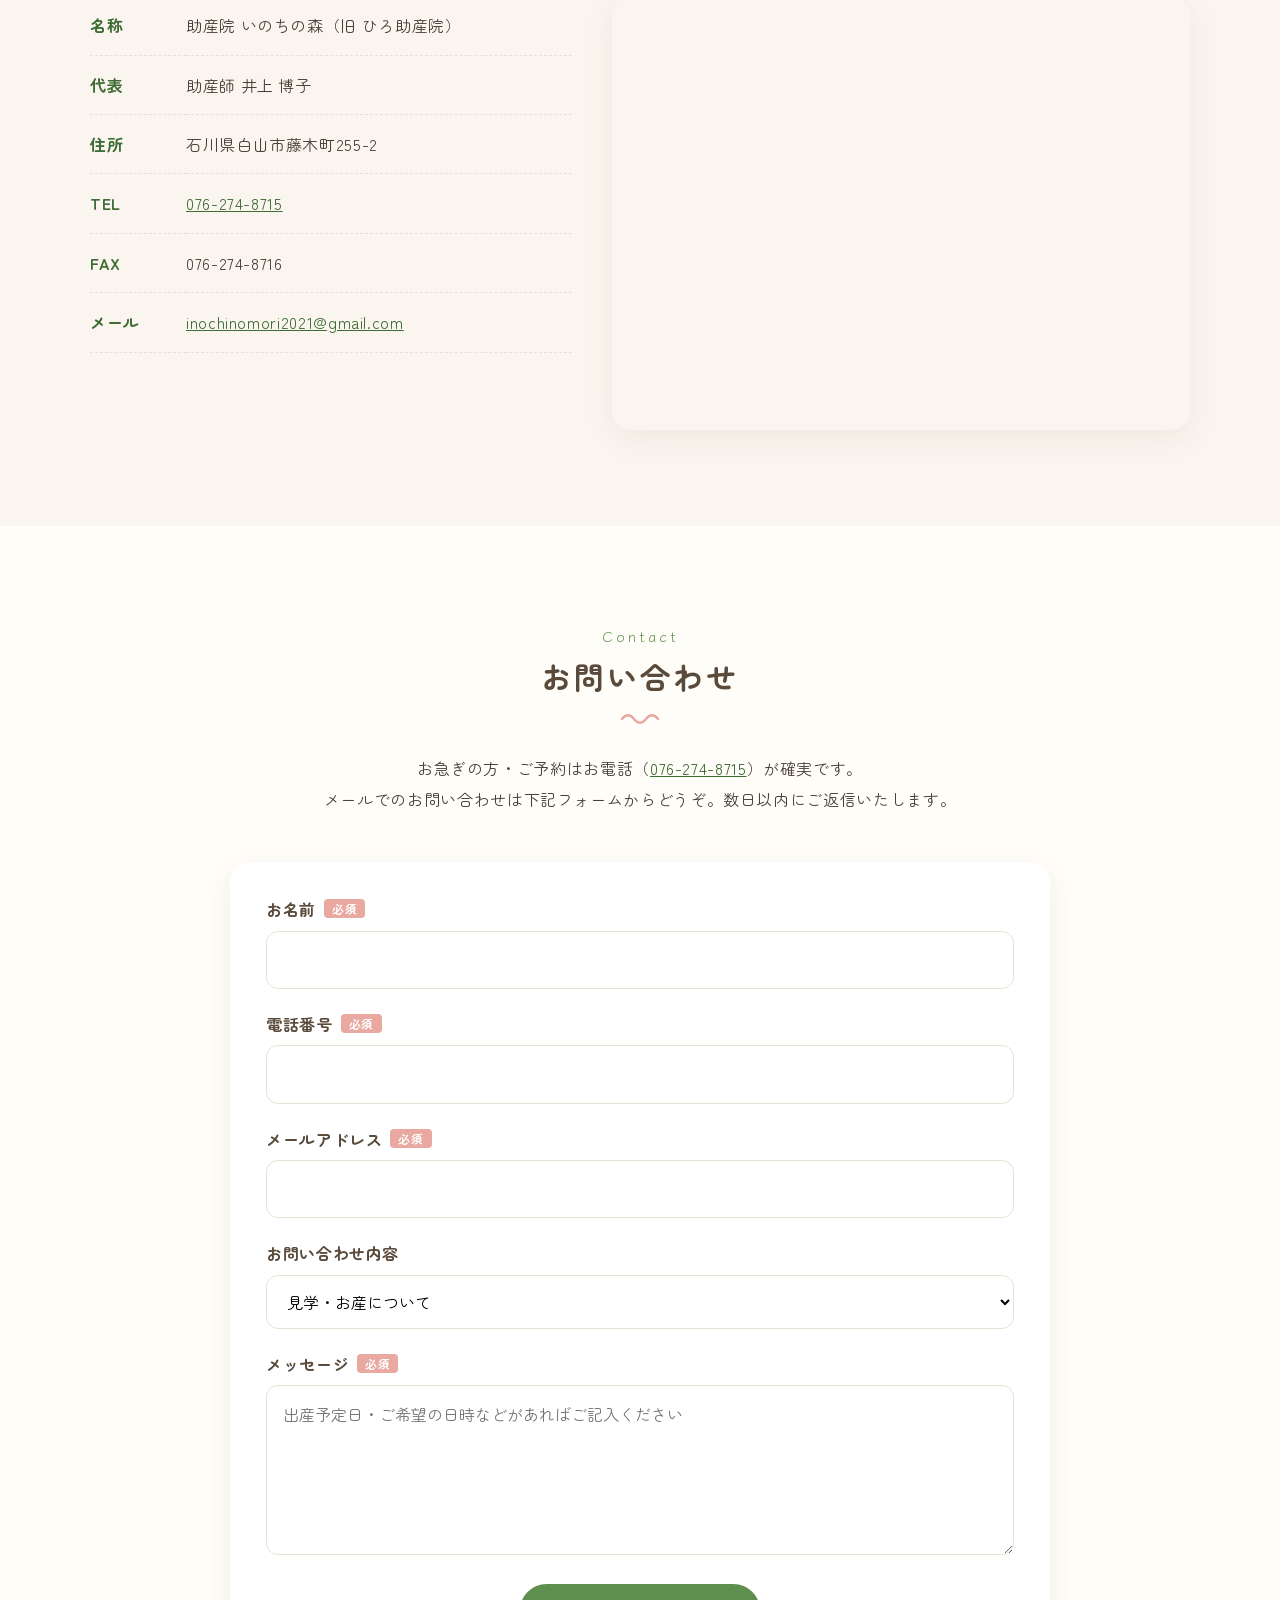
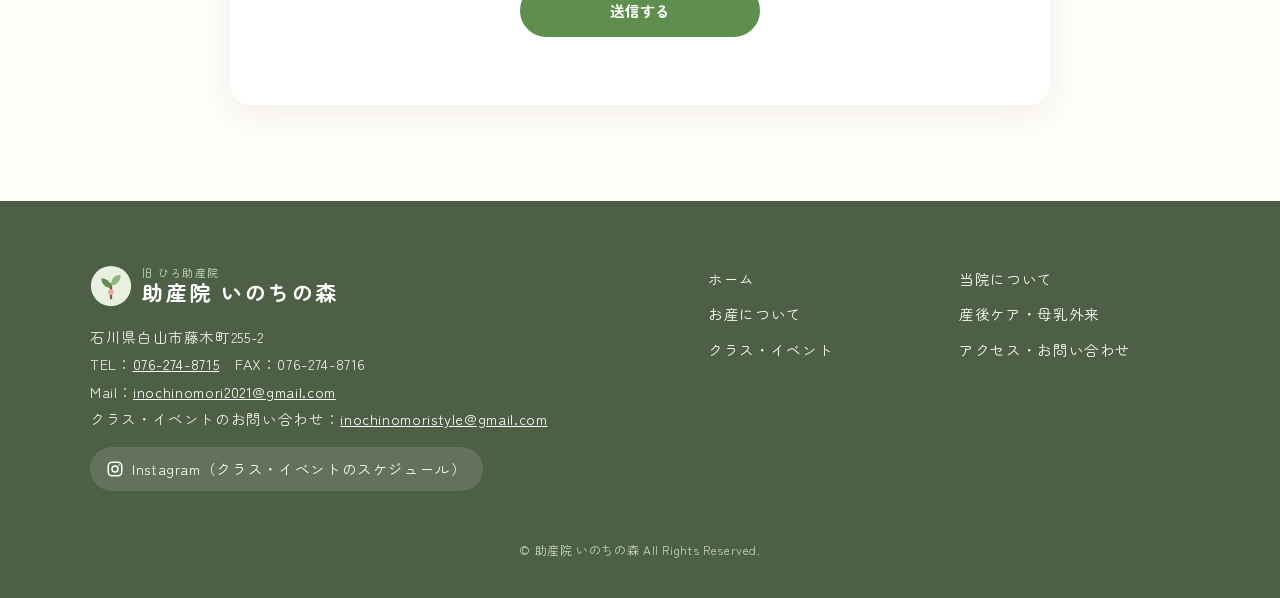
<file: care.html>
<!DOCTYPE html>
<html lang="ja">
<head>
<meta charset="UTF-8">
<meta name="viewport" content="width=device-width, initial-scale=1">
<title>産後ケア・母乳外来｜助産院 いのちの森（白山市・金沢市・野々市市）</title>
<meta name="description" content="白山市の助産院いのちの森の母乳外来（おっぱいマッサージ・授乳相談）と産後ケア（産後入院・デイケア）。他院で出産された方もご利用いただけます。白山市・金沢市・野々市市・能美市・小松市・川北町・内灘町の産後ケア事業対応。">
<!-- 試作版：検索エンジンに載せない設定。本番公開時にこの行を削除 -->
<meta name="robots" content="noindex, nofollow">
<link rel="canonical" href="https://awajikotoh-commits.github.io/inochinomori/care.html">
<meta property="og:type" content="website">
<meta property="og:title" content="産後ケア・母乳外来｜助産院 いのちの森（白山市・金沢市・野々市市）">
<meta property="og:description" content="白山市の助産院いのちの森の母乳外来（おっぱいマッサージ・授乳相談）と産後ケア（産後入院・デイケア）。他院で出産された方もご利用いただけます。白山市・金沢市・野々市市・能美市・小松市・川北町・内灘町の産後ケア事業対応。">
<meta property="og:image" content="https://awajikotoh-commits.github.io/inochinomori/images/top04.jpg">
<meta property="og:locale" content="ja_JP">
<link rel="icon" href="images/favicon.svg" type="image/svg+xml">
<link rel="preconnect" href="https://fonts.googleapis.com">
<link rel="preconnect" href="https://fonts.gstatic.com" crossorigin>
<link href="https://fonts.googleapis.com/css2?family=Klee+One:wght@600&family=Zen+Maru+Gothic:wght@400;500;700&display=swap" rel="stylesheet">
<link rel="stylesheet" href="css/style.css?v=7">
<script type="application/ld+json">{"@context":"https://schema.org","@type":"FAQPage","mainEntity":[{"@type":"Question","name":"他院で出産した場合も、母乳外来は受けられますか？","acceptedAnswer":{"@type":"Answer","text":"他院でご出産の方もお受けしています。ご予約のうえご来院ください。母乳やミルクの量が足りているか心配、乳房や乳頭に痛みがある、授乳がうまくいかない、断乳など、なんでもご相談ください。"}},{"@type":"Question","name":"赤ちゃんを連れて行っても大丈夫でしょうか？","acceptedAnswer":{"@type":"Answer","text":"もちろん大丈夫です。どうぞ安心して赤ちゃんを連れてご来院ください。いつものお出かけセット一式をお持ちください。"}},{"@type":"Question","name":"母乳外来ではどのくらいの時間がかかりますか？","acceptedAnswer":{"@type":"Answer","text":"余裕をもって1時間ほどお時間をおとりしていますが、赤ちゃんの授乳のタイミングやオムツ替えなどで順番が前後する場合があります。時間に余裕をもってお越しください。"}},{"@type":"Question","name":"育児相談はできますか？","acceptedAnswer":{"@type":"Answer","text":"ご相談をお受けしています。おっぱいをあげても泣き止まない、げっぷが上手に出せない、おなかが張って苦しそうなど、どのようなことにお困りかお話を伺ってから、母乳外来や産後ケアについてご案内します。他院で出産された方もどなたでも大丈夫です。"}}]}</script>
</head>
<body>
<!-- 試作版の表示。本番公開時にこの行を削除 -->
<div class="trial-bar">試作版です（公開前の確認用）。文章・料金は確認中のため、実際と異なる場合があります。</div>
<header class="site-header">
  <div class="container header-inner">
    <a class="logo" href="index.html"><svg class="logo-mark" viewBox="0 0 48 48" aria-hidden="true">
<circle cx="24" cy="24" r="23" fill="#e7f0e1"/>
<path d="M24 38V22" stroke="#7a5c43" stroke-width="2.6" stroke-linecap="round"/>
<path d="M24 26c-7 0-11-5-11-11 6 0 11 4 11 11z" fill="#5f8f4e"/>
<path d="M24 23c0-7 4-12 11-12 0 7-4 12-11 12z" fill="#8bb878"/>
<circle cx="24" cy="31" r="3.2" fill="#e9a8a0"/>
</svg><span class="logo-text"><small>石川県白山市の助産院</small><strong>助産院 いのちの森</strong></span></a>
    <nav class="global-nav" aria-label="メインメニュー">
      <ul>
<li><a href="index.html">ホーム</a></li>
<li><a href="about.html">当院について</a></li>
<li><a href="birth.html">お産について</a></li>
<li><a href="care.html" aria-current="page">産後ケア・母乳外来</a></li>
<li><a href="class.html">クラス・イベント</a></li>
        <li class="nav-tel-item"><a class="nav-tel" href="tel:076-274-8715">お電話 076-274-8715</a></li>
      </ul>
    </nav>
    <a class="header-tel" href="tel:076-274-8715"><svg width="16" height="16" viewBox="0 0 24 24" fill="currentColor" aria-hidden="true"><path d="M6.6 10.8a15.1 15.1 0 006.6 6.6l2.2-2.2a1 1 0 011-.25 11.4 11.4 0 003.6.57 1 1 0 011 1V20a1 1 0 01-1 1A17 17 0 013 4a1 1 0 011-1h3.5a1 1 0 011 1c0 1.25.2 2.45.57 3.57a1 1 0 01-.25 1z"/></svg>076-274-8715</a>
    <button class="menu-btn" aria-label="メニューを開く" aria-expanded="false"><span></span></button>
  </div>
</header>
<main>

<div class="page-hero" style="background-image:url('images/facility10.jpg')">
  <div><span class="en">Postpartum Care</span><h1>産後ケア・母乳外来</h1></div>
</div>
<div class="container breadcrumb"><a href="index.html">ホーム</a> ＞ 産後ケア・母乳外来</div>

<section class="section">
  <div class="container narrow center fade">
    <p style="font-size:18px">産後ゆっくり休むことは、赤ちゃんとママにとって、とても大事です。<br>
    <strong style="color:var(--green-dark)">他院で出産された方も、お気軽にご利用ください。</strong></p>
  </div>
</section>

<section class="section bg-beige" id="breast" style="padding-top:72px">
  <div class="container">
    <div class="feature fade">
      <div class="feature-img"><img src="images/class05.jpg" alt="乳房マッサージ" loading="lazy"></div>
      <div>
        <span class="label">Breast Care</span>
        <h3>母乳外来</h3>
        <p>こんなお悩みはありませんか？</p>
        <ul class="check">
          <li>上手に授乳できない</li><li>おっぱいが張る・痛みがある</li><li>母乳が足りない気がする</li>
          <li>赤ちゃんの体重がなかなか増えない</li><li>母乳やミルクの回数・量があっているか不安</li><li>断乳時におっぱいが張る</li>
        </ul>
        <p>いろんな悩みを、ご一緒に解決していきましょう。</p>
      </div>
    </div>
    <div class="two-col fade" style="margin-top:48px">
      <div class="box">
        <h4>料金</h4>
        <p>初診 <strong>5,000円</strong>／2回目以降 <strong>4,000円</strong>（60〜90分程度）</p>
        <h4>持ち物</h4>
        <p>母子手帳、オムツ・おしりふき・着替えなどおでかけに必要な物</p>
      </div>
      <div class="box">
        <h4>ご予約について</h4>
        <ul class="note" style="padding-left:1.2em;margin:0">
          <li>予約制です。お電話でご予約ください。</li>
          <li>診察時間は1時間〜1時間半ほどです。時間に余裕を持ってお越しください。</li>
          <li>分娩が最優先となるため、予約時間を変更していただく場合があります。</li>
          <li>出張乳房マッサージ（15,000円・交通費・往診料込み）も承ります。</li>
        </ul>
      </div>
    </div>
  </div>
</section>

<section class="section" id="postpartum">
  <div class="container">
    <div class="sec-title fade"><span class="en">Postpartum Stay</span><h2>産後入院（ショートステイ）</h2></div>
    <div class="feature fade">
      <div class="feature-img"><img src="images/facility08.jpg" alt="産後入院のお部屋" loading="lazy"></div>
      <div>
        <p>こんな方におすすめです。</p>
        <ul class="check">
          <li>赤ちゃんとの生活ペースがつかめるまで、授乳や沐浴などを助産師と練習したい方</li>
          <li>実家が遠い、ご両親も働いているなど、産後サポートのない方</li>
          <li>産後の体力回復に時間が必要な方</li>
          <li>初めての育児で不安な方</li>
        </ul>
        <p>他院で出産された方も、退院されたその日からご利用いただけます。</p>
        <p class="note">持ち物：母子手帳・保険証・洗面道具</p>
      </div>
    </div>
  </div>
</section>

<section class="section bg-green" id="daycare">
  <div class="container">
    <div class="sec-title fade"><span class="en">Day Care</span><h2>産後デイケア（日帰り）</h2></div>
    <div class="feature reverse fade">
      <div class="feature-img"><img src="images/facility10.jpg" alt="デイケア専用の休養室" loading="lazy"></div>
      <div>
        <p><strong>10:00〜15:00</strong>／乳房マッサージ・哺乳サポート・乳児保育サポート・沐浴・昼食付き</p>
        <ul class="check">
          <li>再入院するほどではないけど、ひと休みしたいお母さん</li>
          <li>じっくり母乳育児の練習をしたいお母さん</li>
          <li>初めての育児で不安な方</li>
        </ul>
        <p>産後デイケア専用のお部屋で、赤ちゃんとゆっくり過ごしていただきます。</p>
        <p class="note">持ち物：母子手帳・保険証・赤ちゃんの着替え・オムツ・おしりふき・タオルなどいつものお出かけセット（ミルクの補足が必要な方は哺乳瓶・ミルク）</p>
      </div>
    </div>
  </div>
</section>

<section class="section" id="price">
  <div class="container">
    <div class="sec-title fade"><span class="en">Price</span><h2>料金</h2></div>
    <div class="price-grid fade">
      <div class="table-wrap"><table class="price"><caption>産後入院（1日あたり）</caption><tr><th>処置・手当料<small>乳房管理料含む</small></th><td>10,000円</td></tr><tr><th>新生児管理保育料</th><td>10,000円</td></tr><tr><th>入院料<small>寝具・食事・光熱・雑費</small></th><td>20,000円</td></tr><tr class="total"><th>合計（1日入院した場合）</th><td>40,000円/日</td></tr></table></div>
      <div class="table-wrap"><table class="price"><caption>母乳外来・デイケア</caption><tr><th>乳房管理料 初診</th><td>5,000円</td></tr><tr><th>乳房管理料 再診</th><td>4,000円</td></tr><tr><th>産後デイケア（10時〜15時）<small>乳房マッサージ／哺乳サポート／保育サポート／昼食付き</small></th><td>10,000円/日</td></tr><tr><th>沐浴料</th><td>2,000円</td></tr><tr><th>出張乳房マッサージ<small>交通費・往診料含む</small></th><td>15,000円</td></tr></table></div>
    </div>
    <p class="note center">※夜間・休日割増はありません。</p>
  </div>
</section>

<section class="section bg-beige" id="city">
  <div class="container">
    <div class="sec-title fade"><span class="en">Support</span><h2>市町村の産後ケア事業</h2></div>
    <p class="sec-lead fade">各市町村の産後ケア事業の要件を満たす方は、お母さんの身体とこころの健康管理・乳房ケア・授乳指導などのサービスを、少ない負担でご利用いただけます。利用者負担額は世帯収入やお住まいの市町村によって異なりますので、まずは各市町村の担当窓口へお問い合わせください。</p>
    <div class="area-grid fade">
<div class="area-card"><h4>白山市</h4><p>健康福祉部 いきいき健康課</p><a href="tel:076-274-2155">076-274-2155</a></div>
<div class="area-card"><h4>金沢市</h4><p>福祉健康センター総務課</p><a href="tel:076-234-5106">076-234-5106</a></div>
<div class="area-card"><h4>野々市市</h4><p>健康推進課</p><a href="tel:076-248-3511">076-248-3511</a></div>
<div class="area-card"><h4>能美市</h4><p>健康福祉部 健康推進課</p><a href="tel:0761-58-2235">0761-58-2235</a></div>
<div class="area-card"><h4>小松市</h4><p>すこやかセンター</p><a href="tel:0761-21-8118">0761-21-8118</a></div>
<div class="area-card"><h4>川北町</h4><p>川北町役場</p><a href="tel:076-277-1111">076-277-1111</a></div>
<div class="area-card"><h4>内灘町</h4><p>内灘町保健センター</p><a href="tel:076-286-6101">076-286-6101</a></div>
    </div>
  </div>
</section>

<section class="section" id="voice">
  <div class="container">
    <div class="sec-title fade"><span class="en">Voice</span><h2>産後ステイ・デイケア ママの声</h2></div>
    <p class="sec-lead fade">ご利用いただいた方のアンケートより、掲載のご了承をいただいたものをご紹介しています。</p>
    <div class="voices">
<div class="voice"><p>どんなことを聞いても否定されず、話がしやすくて心が軽くなりました。</p></div>
<div class="voice"><p>病院では教わらなかった事を沢山教えていただきました。育児に対する気持ちがとても楽になりました。</p></div>
<div class="voice"><p>授乳の仕方がわかってきた。おっぱいを出るようにしてもらえた。</p></div>
<div class="voice"><p>家にいると家事等、動き回ってしまいますが、こちらに来ると身体を休めることができ、大変よかったです。</p></div>
<div class="voice"><p>直母はあきらめていたが、助産院に来てみたら、すぐに直母に成功した。</p></div>
<div class="voice"><p>産後、夫以外に育児、家事を手伝ってくれる人がおらず、精神的に不安定になることがあったが、誰かと話したり、沐浴をお願いしたり、お昼ご飯を作らなくてよかったり等、自分の負担を減らすことができ、気分的に楽になった。</p></div>
<div class="voice"><p>産後、なかなか外に出る機会がなく、初めての育児で気分が沈みがちでしたが、こちらに来て同じような境遇のママさん達と交流することができ、自分自身の気分転換にもなりました。</p></div>
<div class="voice"><p>みなさん優しくて、常に娘のことだけでなく私のことも気遣ってくださり嬉しかったです。</p></div>
<div class="voice"><p>すごく助かりました。この産後ケアサービスがあったから楽しく育児ができたと思います。</p></div>
<div class="voice"><p>アパートに帰ってきて、孤独感があり、育児で悩みすぎていたが、助産院に来て悩みを聞いてもらい、私も娘もあたたかい雰囲気で受け入れてもらい、育児に前向きになりました。</p></div>
<div class="voice"><p>添い乳の仕方を教えていただいた。自宅ではなかなかうまくいかなかったが、最近は添い乳できるようになってだいぶ楽になった。</p></div>
<div class="voice"><p>体の休養は心の休養にもつながり、助産師さんの一言一言が優しく広く深く包んでくれました。</p></div>
<div class="voice"><p>一人で心配事を抱えず、その場ですぐ相談できたり、今後の育児を楽しむためにもとても良いチャンスとなりました。</p></div>
<div class="voice"><p>利用する前は、赤ちゃんが泣いていてもどうしていいのかわからず、母乳も出ず、気持ちが滅入ってしまっていたが、なぜ母乳がでないのか、赤ちゃんが泣く理由などを教えていただき、気持ちがすっと軽くなりました。</p></div>
<div class="voice"><p>困っていることだけでなく、たくさんのことを教えていただけて勉強になりました。ご飯もとても美味しくて幸せでした！</p></div>
<div class="voice"><p>自宅にいるようなアットホームな環境ですごくゆったりと過ごせました。母乳も出るようになったし、食事のこともしっかりと考え改善していこうと思えるようになりました。</p></div>
    </div>
  </div>
</section>

<section class="section bg-beige" id="faq">
  <div class="container narrow">
    <div class="sec-title fade"><span class="en">Q&amp;A</span><h2>よくある質問</h2></div>
    <div class="faq">
<details class="fade"><summary>他院で出産した場合も、母乳外来は受けられますか？</summary><div class="answer"><p>他院でご出産の方もお受けしています。ご予約のうえご来院ください。母乳やミルクの量が足りているか心配、乳房や乳頭に痛みがある、授乳がうまくいかない、断乳など、なんでもご相談ください。</p></div></details>
<details class="fade"><summary>赤ちゃんを連れて行っても大丈夫でしょうか？</summary><div class="answer"><p>もちろん大丈夫です。どうぞ安心して赤ちゃんを連れてご来院ください。いつものお出かけセット一式をお持ちください。</p></div></details>
<details class="fade"><summary>母乳外来ではどのくらいの時間がかかりますか？</summary><div class="answer"><p>余裕をもって1時間ほどお時間をおとりしていますが、赤ちゃんの授乳のタイミングやオムツ替えなどで順番が前後する場合があります。時間に余裕をもってお越しください。</p></div></details>
<details class="fade"><summary>育児相談はできますか？</summary><div class="answer"><p>ご相談をお受けしています。おっぱいをあげても泣き止まない、げっぷが上手に出せない、おなかが張って苦しそうなど、どのようなことにお困りかお話を伺ってから、母乳外来や産後ケアについてご案内します。他院で出産された方もどなたでも大丈夫です。<br>※各市町村で産後ケア事業を行っています。ご利用をお考えの方は、お住まいの市町村の保健センターへご相談ください。<a href="care.html#city">問い合わせ先一覧</a></p></div></details>
    </div>
  </div>
</section>

<section class="cta">
  <div class="container fade">
    <h2>ご予約・ご相談はお気軽にどうぞ</h2>
    <p>妊婦健診・母乳外来・産後ケアはすべて予約制です。</p>
    <a class="tel-big" href="tel:076-274-8715"><svg viewBox="0 0 24 24" fill="currentColor" aria-hidden="true"><path d="M6.6 10.8a15.1 15.1 0 006.6 6.6l2.2-2.2a1 1 0 011-.25 11.4 11.4 0 003.6.57 1 1 0 011 1V20a1 1 0 01-1 1A17 17 0 013 4a1 1 0 011-1h3.5a1 1 0 011 1c0 1.25.2 2.45.57 3.57a1 1 0 01-.25 1z"/></svg>076-274-8715</a>
    <p>受付 平日 9:00〜15:00（土・日・祝 休診）<br>緊急の場合は時間外でもお電話ください。</p>
    <div class="btn-row"><a class="btn outline" href="#access">アクセス・診察時間</a><a class="btn outline" href="#form">メールでのお問い合わせ</a></div>
  </div>
</section>
<!--SHARED-->
<section class="section bg-beige" id="access">
  <div class="container">
    <div class="sec-title fade"><span class="en">Hours</span><h2>診察のご案内</h2></div>
    <div class="narrow fade">
      <div class="table-wrap"><table class="schedule">
        <thead><tr><th>診察時間</th><th>月</th><th>火</th><th>水</th><th>木</th><th>金</th><th>土</th><th>日</th></tr></thead>
        <tbody>
          <tr><th>9:00〜12:00</th><td class="ok">●</td><td class="ok">●</td><td class="ok">●</td><td class="ok">●</td><td class="ok">●</td><td class="no">／</td><td class="no">／</td></tr>
          <tr><th>12:00〜15:00</th><td class="ok">●</td><td class="ok">●</td><td class="ok">●</td><td class="ok">●</td><td class="ok">●</td><td class="no">／</td><td class="no">／</td></tr>
        </tbody>
      </table></div>
      <ul class="note">
        <li>予約制です。診察日以外や夕方の診察をご希望の場合はお電話でご相談ください。</li>
        <li>土曜・日曜・祝日は休診です。緊急の場合は時間外でもお受けいたします。</li>
        <li>分娩が最優先となるため、予約時間を変更していただく場合があります。</li>
      </ul>
    </div>
    <div style="height:56px"></div>
    <div class="sec-title fade"><span class="en">Access</span><h2>アクセス</h2></div>
    <div class="access fade">
      <dl>
        <dt>名称</dt><dd>助産院 いのちの森（旧 ひろ助産院）</dd>
        <dt>代表</dt><dd>助産師 井上 博子</dd>
        <dt>住所</dt><dd>石川県白山市藤木町255-2</dd>
        <dt>TEL</dt><dd><a href="tel:076-274-8715">076-274-8715</a></dd>
        <dt>FAX</dt><dd>076-274-8716</dd>
        <dt>メール</dt><dd><a href="mailto:inochinomori2021@gmail.com">inochinomori2021@gmail.com</a></dd>
      </dl>
      <div class="map"><iframe src="https://www.google.com/maps?q=石川県白山市藤木町255-2&amp;output=embed" loading="lazy" title="助産院いのちの森の地図" referrerpolicy="no-referrer-when-downgrade"></iframe></div>
    </div>
  </div>
</section>

<section class="section" id="form">
  <div class="container narrow">
    <div class="sec-title fade"><span class="en">Contact</span><h2>お問い合わせ</h2></div>
    <p class="sec-lead fade">お急ぎの方・ご予約はお電話（<a href="tel:076-274-8715">076-274-8715</a>）が確実です。<br>メールでのお問い合わせは下記フォームからどうぞ。数日以内にご返信いたします。</p>
    <form class="form box fade" id="contact-form">
      <!-- Web3Forms：アクセスキーを取得したら YOUR_ACCESS_KEY を置き換えてください -->
      <input type="hidden" name="access_key" value="YOUR_ACCESS_KEY">
      <input type="hidden" name="subject" value="【ホームページ】お問い合わせがありました">
      <input type="hidden" name="from_name" value="助産院いのちの森 ホームページ">
      <input type="checkbox" name="botcheck" style="display:none">
      <div><label for="f-name">お名前<span class="req">必須</span></label><input id="f-name" name="お名前" required autocomplete="name"></div>
      <div><label for="f-tel">電話番号<span class="req">必須</span></label><input id="f-tel" name="電話番号" type="tel" required autocomplete="tel"></div>
      <div><label for="f-mail">メールアドレス<span class="req">必須</span></label><input id="f-mail" name="email" type="email" required autocomplete="email"></div>
      <div><label for="f-type">お問い合わせ内容</label>
        <select id="f-type" name="種類">
          <option>見学・お産について</option><option>妊婦健診について</option><option>母乳外来について</option>
          <option>産後ケア（入院・デイケア）について</option><option>クラス・イベントについて</option><option>その他</option>
        </select></div>
      <div><label for="f-msg">メッセージ<span class="req">必須</span></label><textarea id="f-msg" name="メッセージ" required placeholder="出産予定日・ご希望の日時などがあればご記入ください"></textarea></div>
      <button class="btn" type="submit">送信する</button>
      <p class="form-result" id="form-result" aria-live="polite"></p>
    </form>
  </div>
</section>
<!--/SHARED-->
</main>
<footer class="site-footer">
  <div class="container footer-grid">
    <div>
      <a class="logo" href="index.html"><svg class="logo-mark" viewBox="0 0 48 48" aria-hidden="true">
<circle cx="24" cy="24" r="23" fill="#e7f0e1"/>
<path d="M24 38V22" stroke="#7a5c43" stroke-width="2.6" stroke-linecap="round"/>
<path d="M24 26c-7 0-11-5-11-11 6 0 11 4 11 11z" fill="#5f8f4e"/>
<path d="M24 23c0-7 4-12 11-12 0 7-4 12-11 12z" fill="#8bb878"/>
<circle cx="24" cy="31" r="3.2" fill="#e9a8a0"/>
</svg><span class="logo-text"><small>旧 ひろ助産院</small><strong>助産院 いのちの森</strong></span></a>
      <p>石川県白山市藤木町255-2<br>
      TEL：<a href="tel:076-274-8715">076-274-8715</a>　FAX：076-274-8716<br>
      Mail：<a href="mailto:inochinomori2021@gmail.com">inochinomori2021@gmail.com</a><br>
      クラス・イベントのお問い合わせ：<a href="mailto:inochinomoristyle@gmail.com">inochinomoristyle@gmail.com</a></p>
      <a class="footer-insta" href="https://www.instagram.com/inochinomoristyle/" target="_blank" rel="noopener"><svg viewBox="0 0 24 24" fill="none" stroke="currentColor" stroke-width="2" aria-hidden="true"><rect x="3" y="3" width="18" height="18" rx="5"/><circle cx="12" cy="12" r="4"/><circle cx="17.5" cy="6.5" r="1" fill="currentColor" stroke="none"/></svg>Instagram（クラス・イベントのスケジュール）</a>
    </div>
    <nav class="footer-nav" aria-label="フッターメニュー"><ul>
<li><a href="index.html">ホーム</a></li>
<li><a href="about.html">当院について</a></li>
<li><a href="birth.html">お産について</a></li>
<li><a href="care.html">産後ケア・母乳外来</a></li>
<li><a href="class.html">クラス・イベント</a></li>
<li><a href="#access">アクセス・お問い合わせ</a></li>
    </ul></nav>
  </div>
  <p class="copyright">&copy; 助産院 いのちの森 All Rights Reserved.</p>
</footer>
<div class="sp-cta">
  <a href="tel:076-274-8715"><svg viewBox="0 0 24 24" fill="currentColor" aria-hidden="true"><path d="M6.6 10.8a15.1 15.1 0 006.6 6.6l2.2-2.2a1 1 0 011-.25 11.4 11.4 0 003.6.57 1 1 0 011 1V20a1 1 0 01-1 1A17 17 0 013 4a1 1 0 011-1h3.5a1 1 0 011 1c0 1.25.2 2.45.57 3.57a1 1 0 01-.25 1z"/></svg>電話する</a>
  <a href="#form"><svg viewBox="0 0 24 24" fill="currentColor" aria-hidden="true"><path d="M20 4H4a2 2 0 00-2 2v12a2 2 0 002 2h16a2 2 0 002-2V6a2 2 0 00-2-2zm0 4l-8 5-8-5V6l8 5 8-5z"/></svg>お問い合わせ</a>
</div>
<button class="pagetop" aria-label="ページの先頭へ"><svg width="20" height="20" viewBox="0 0 24 24" fill="none" stroke="currentColor" stroke-width="2.5" stroke-linecap="round" stroke-linejoin="round"><path d="M6 15l6-6 6 6"/></svg></button>
<script src="js/main.js"></script>
</body>
</html>
</file>
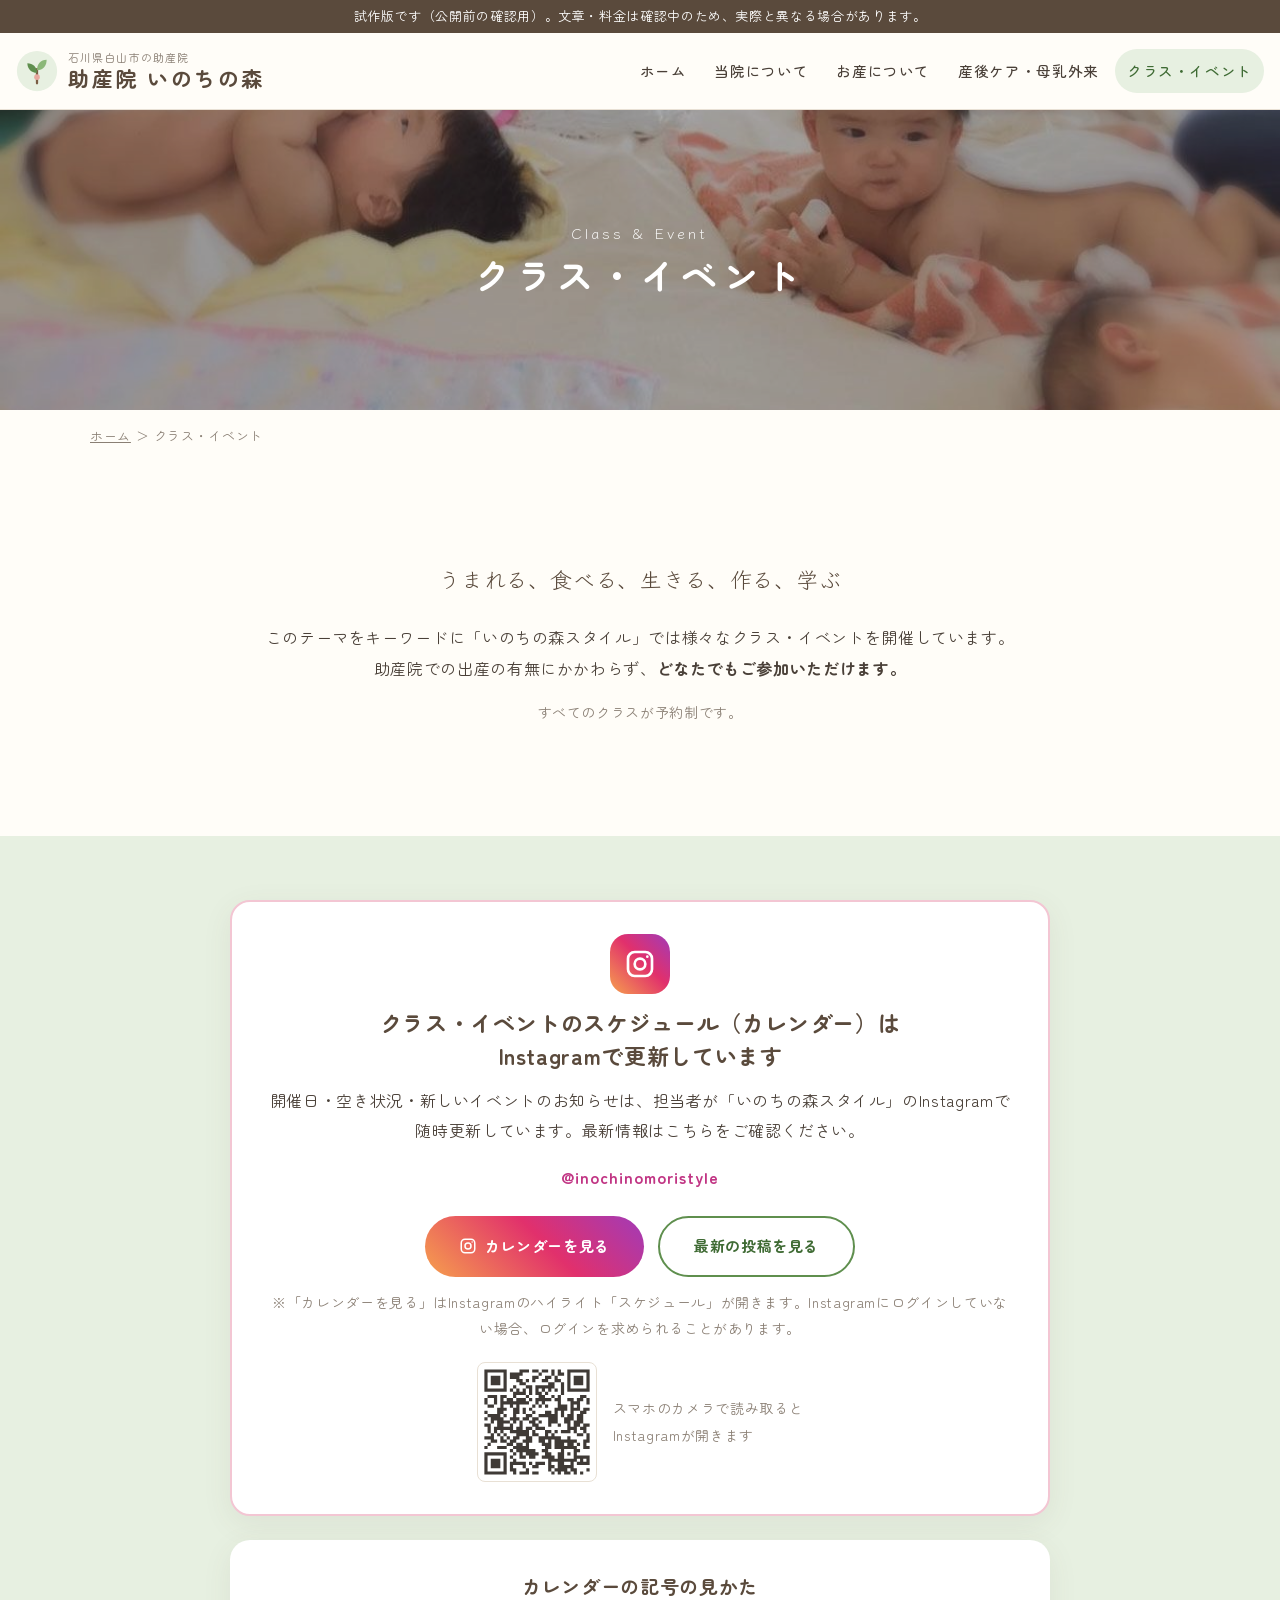
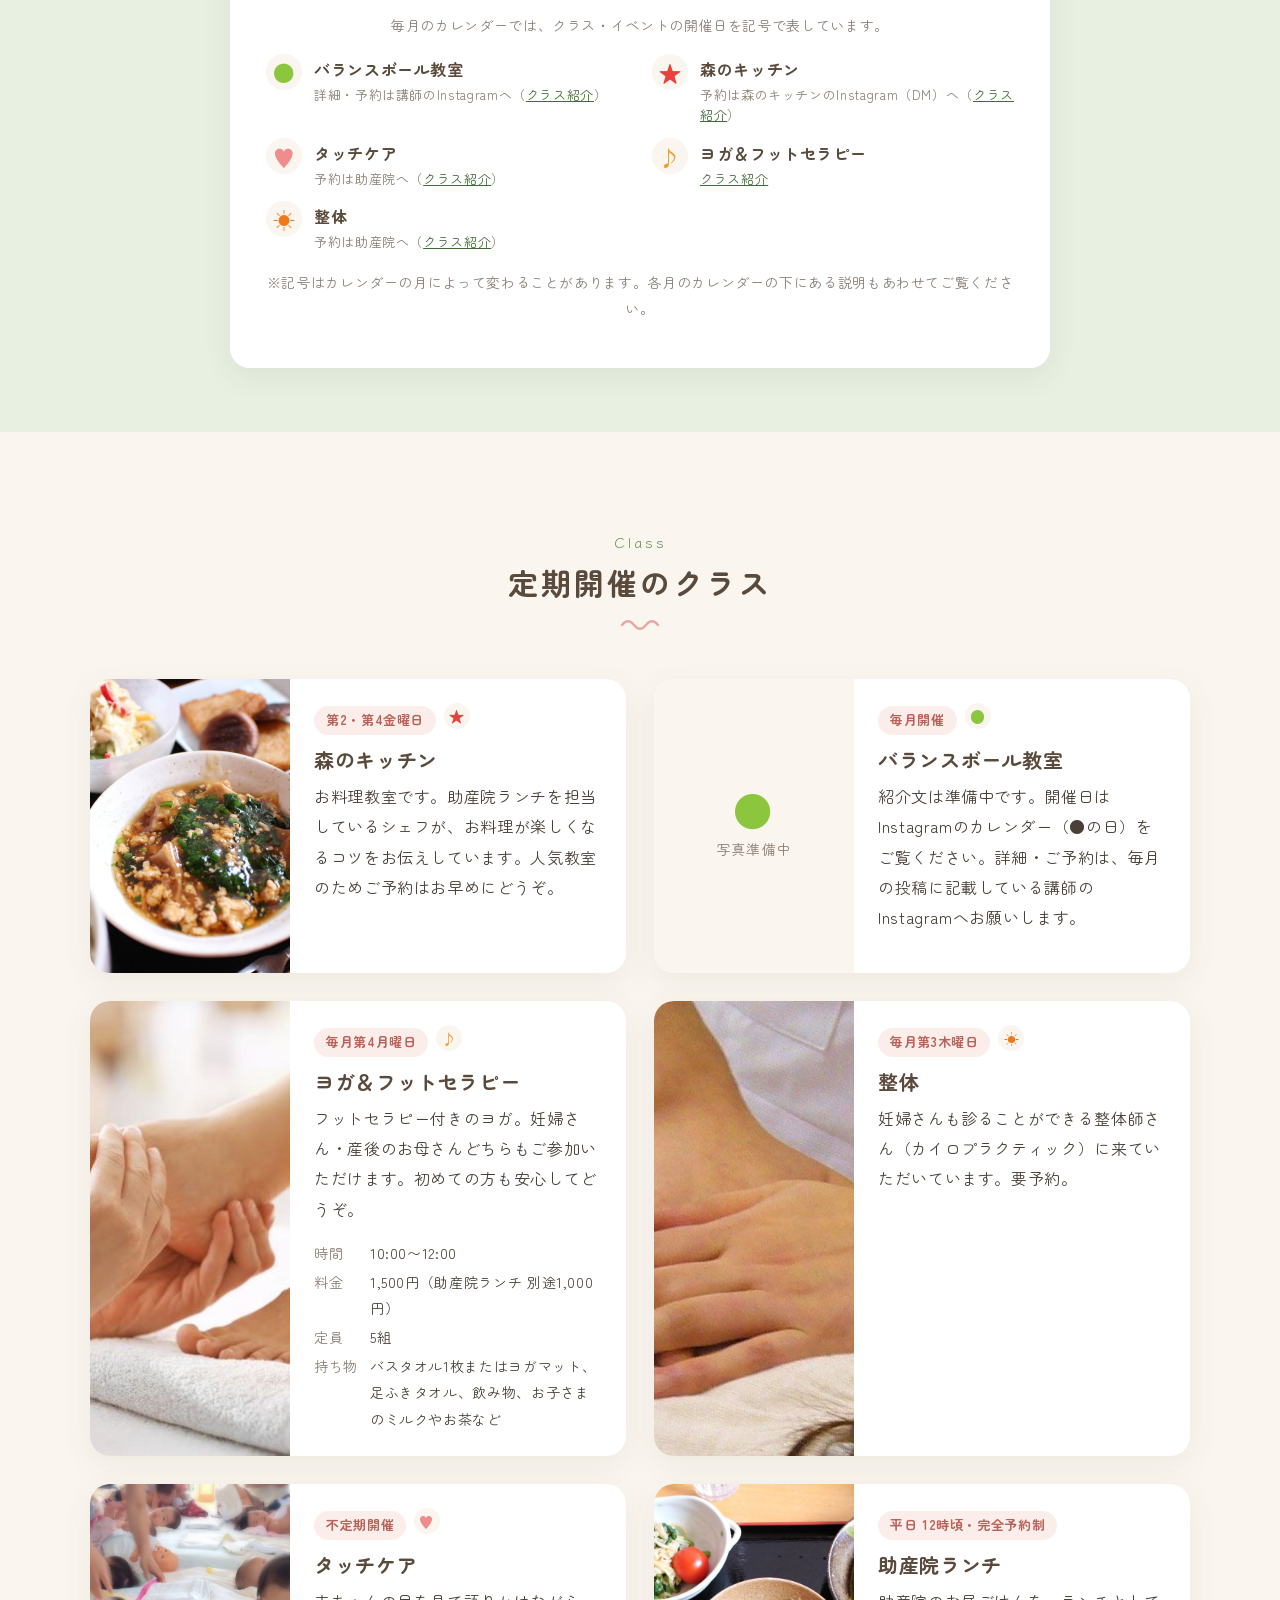
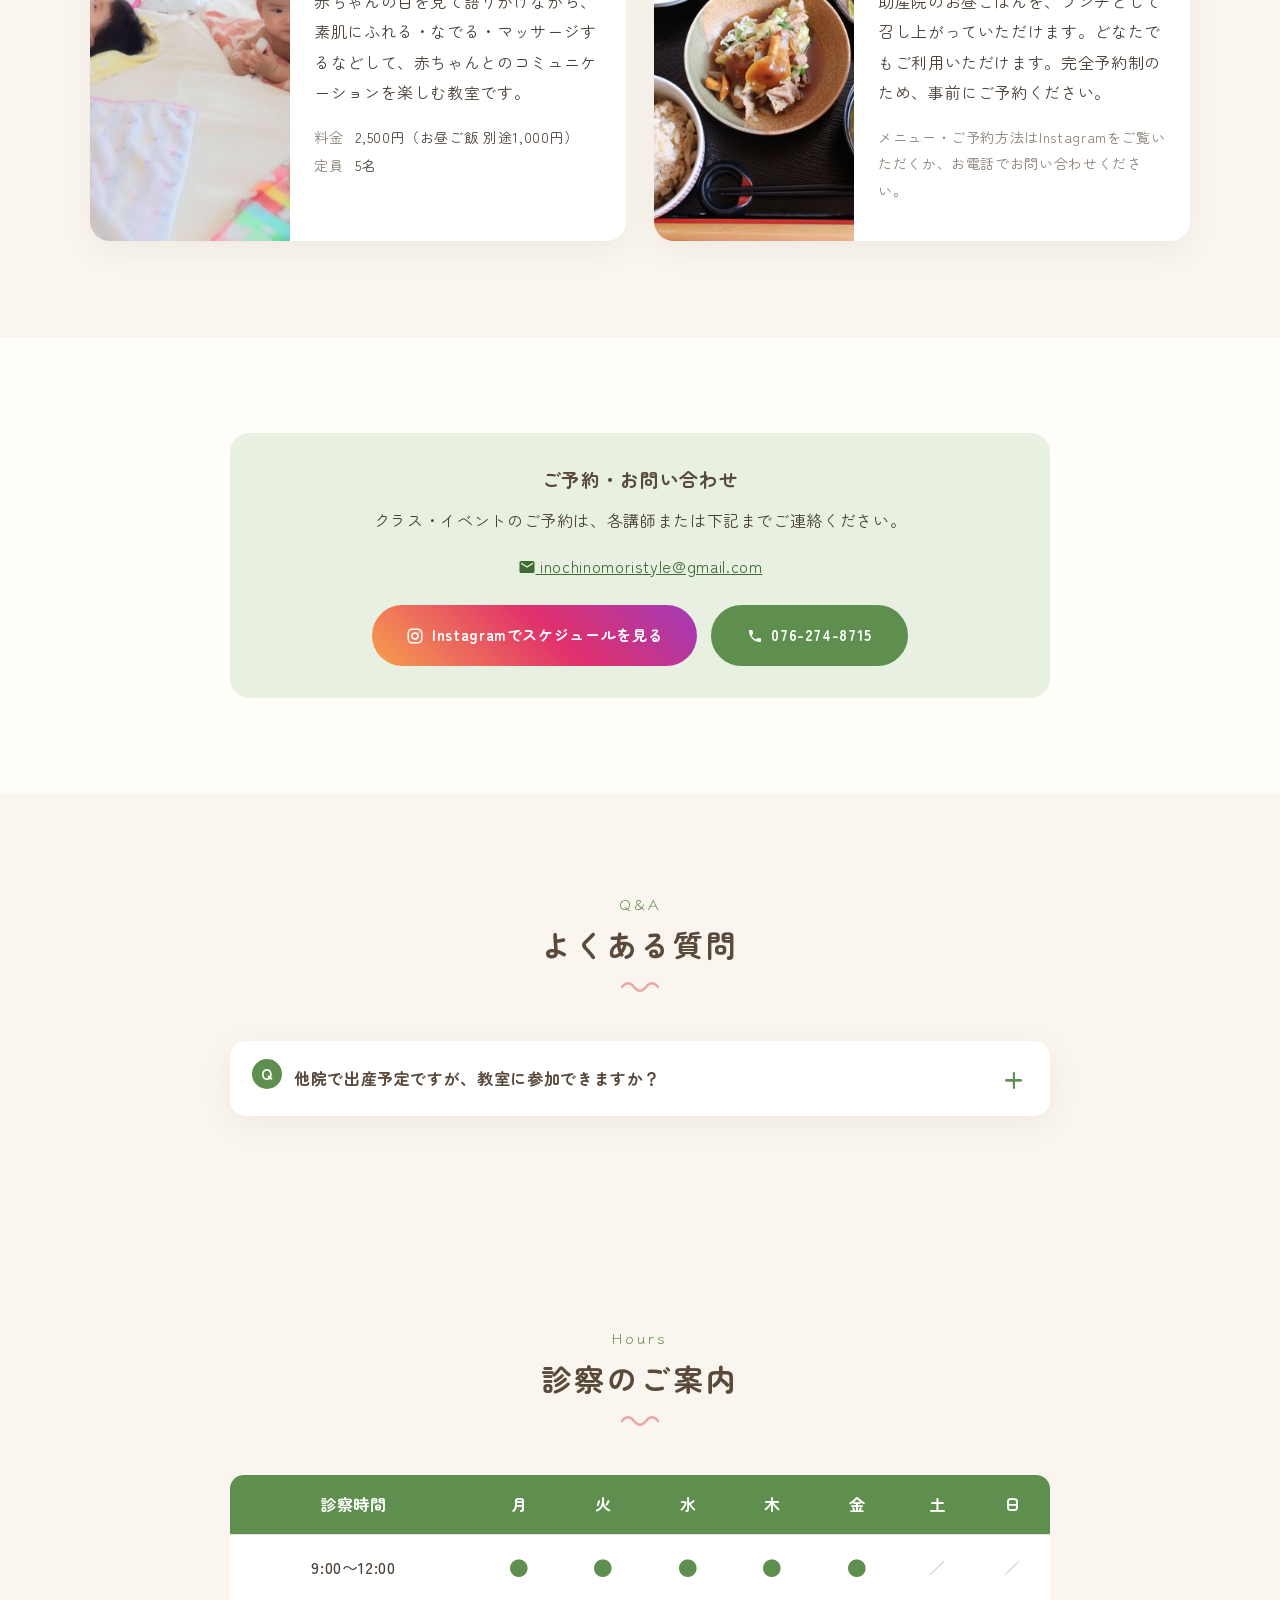
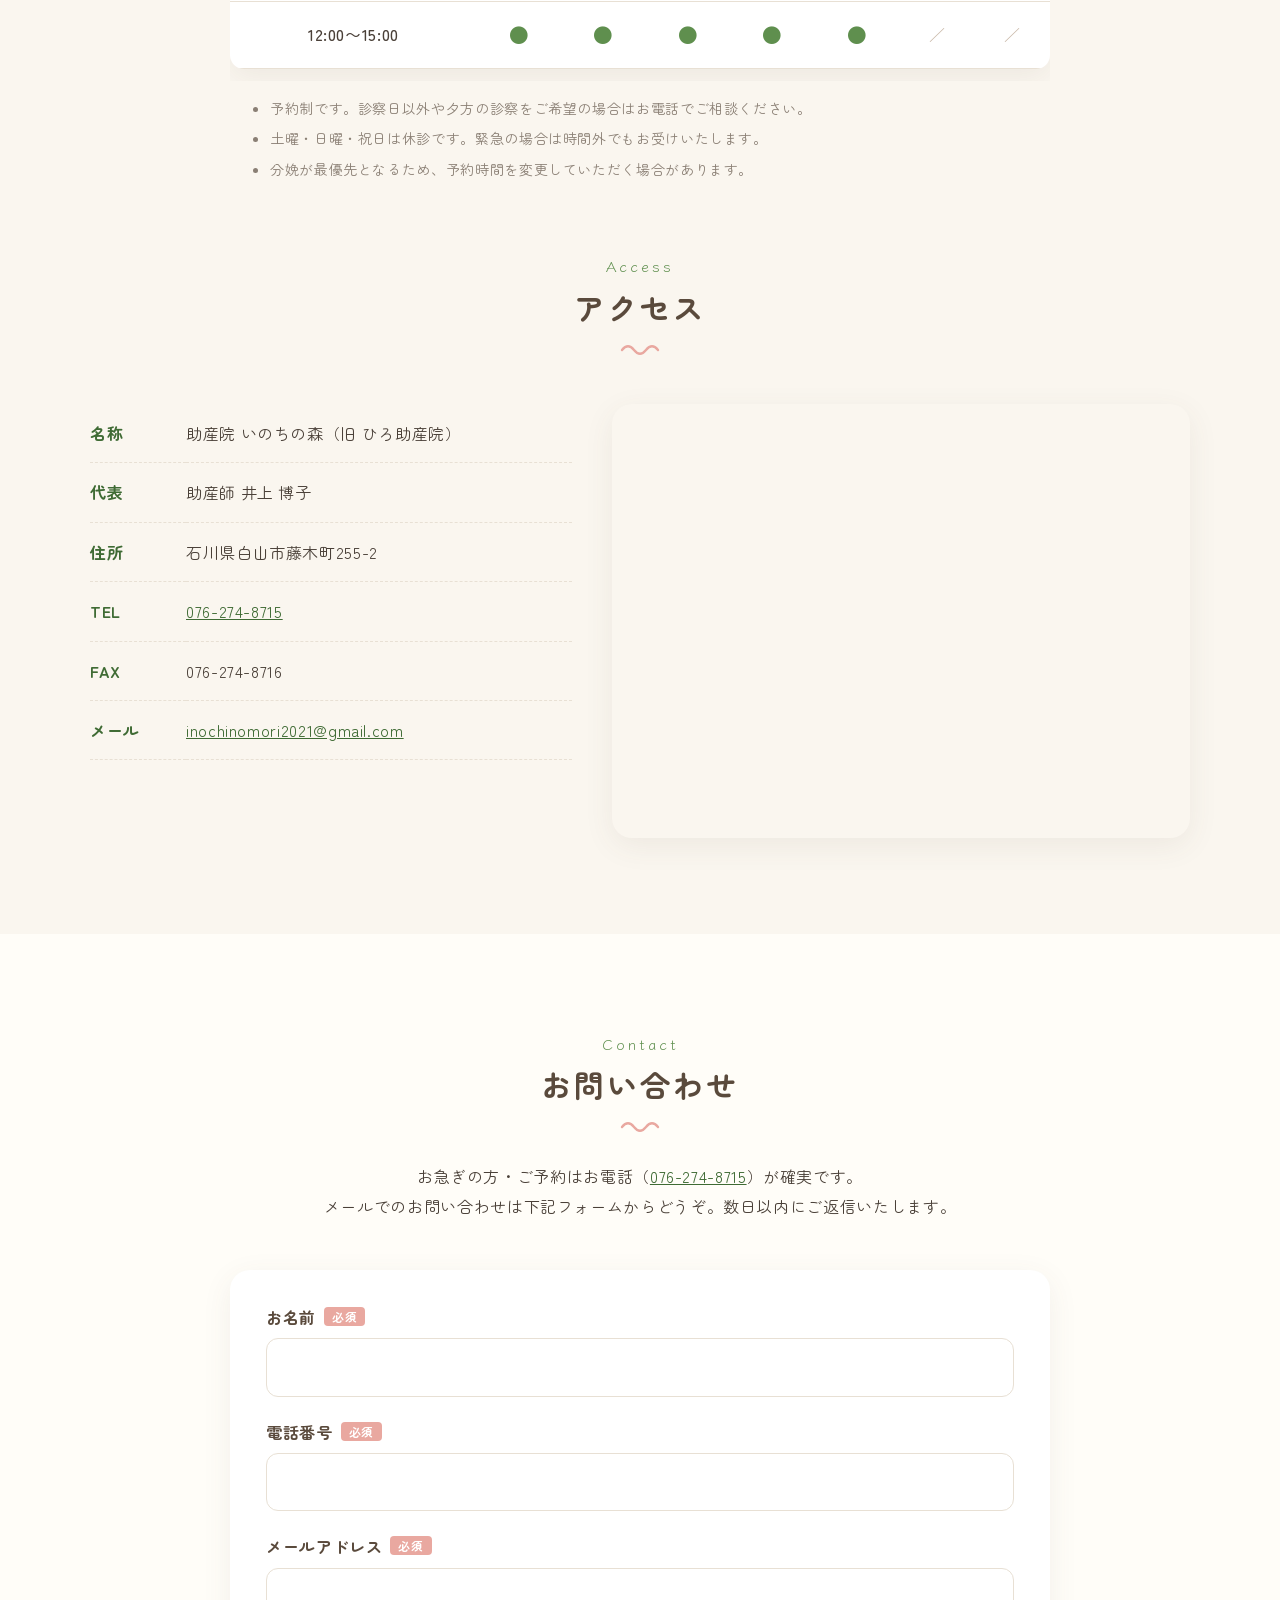
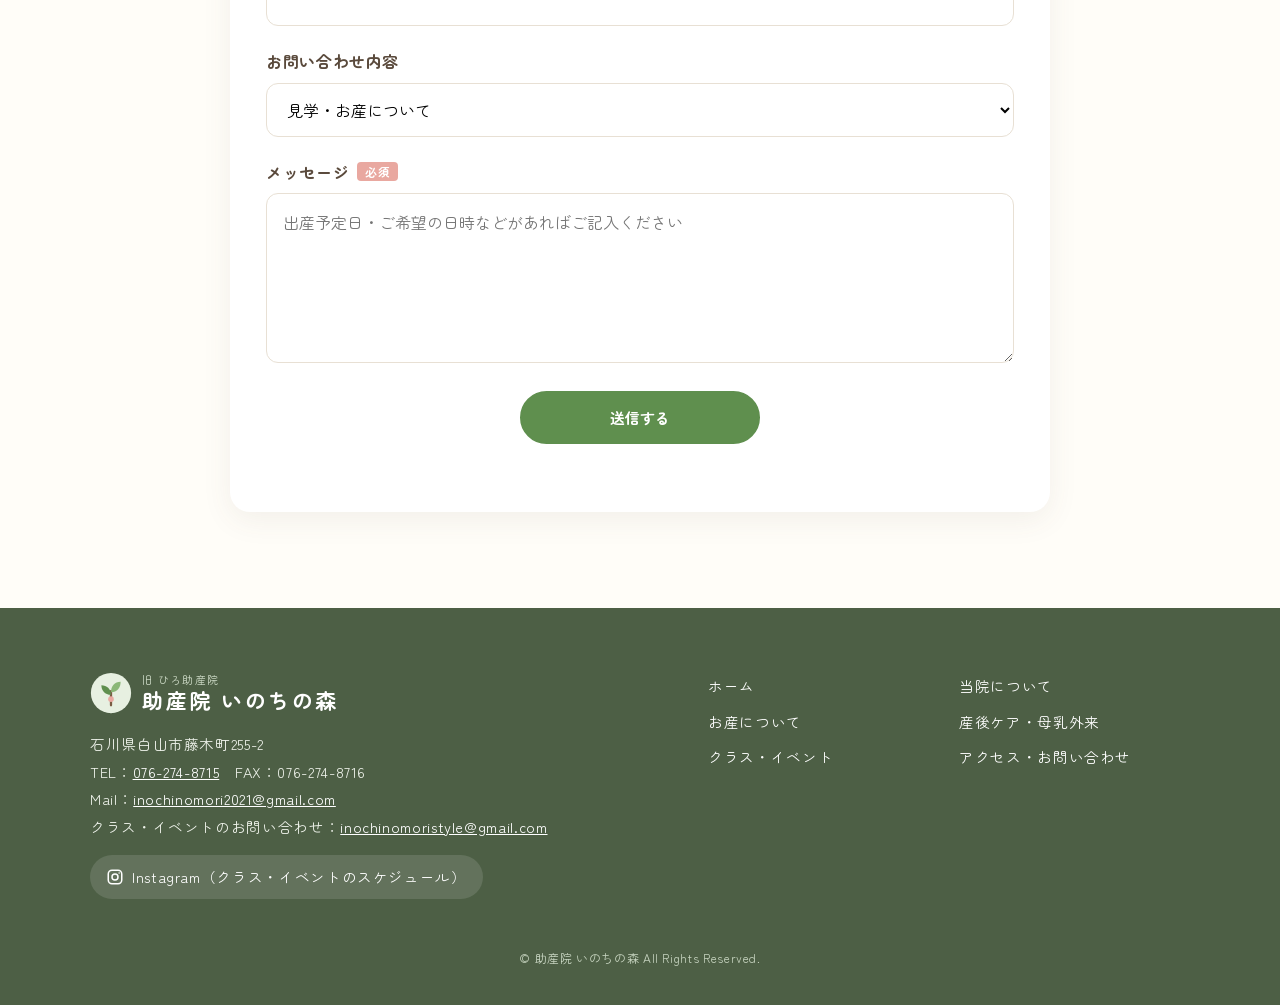
<file: class.html>
<!DOCTYPE html>
<html lang="ja">
<head>
<meta charset="UTF-8">
<meta name="viewport" content="width=device-width, initial-scale=1">
<title>クラス・イベント｜助産院 いのちの森（白山市・マタニティヨガ・森のキッチン）</title>
<meta name="description" content="助産院いのちの森のクラス・イベント。森のキッチン（お料理教室）、バランスボール教室、ヨガ＆フットセラピー、整体、タッチケア、助産院ランチ。当院で出産されない方もどなたでも参加できます。">
<!-- 試作版：検索エンジンに載せない設定。本番公開時にこの行を削除 -->
<meta name="robots" content="noindex, nofollow">
<link rel="canonical" href="https://awajikotoh-commits.github.io/inochinomori/class.html">
<meta property="og:type" content="website">
<meta property="og:title" content="クラス・イベント｜助産院 いのちの森（白山市・マタニティヨガ・森のキッチン）">
<meta property="og:description" content="助産院いのちの森のクラス・イベント。森のキッチン（お料理教室）、バランスボール教室、ヨガ＆フットセラピー、整体、タッチケア、助産院ランチ。当院で出産されない方もどなたでも参加できます。">
<meta property="og:image" content="https://awajikotoh-commits.github.io/inochinomori/images/top04.jpg">
<meta property="og:locale" content="ja_JP">
<link rel="icon" href="images/favicon.svg" type="image/svg+xml">
<link rel="preconnect" href="https://fonts.googleapis.com">
<link rel="preconnect" href="https://fonts.gstatic.com" crossorigin>
<link href="https://fonts.googleapis.com/css2?family=Klee+One:wght@600&family=Zen+Maru+Gothic:wght@400;500;700&display=swap" rel="stylesheet">
<link rel="stylesheet" href="css/style.css?v=7">
<script type="application/ld+json">{"@context":"https://schema.org","@type":"FAQPage","mainEntity":[{"@type":"Question","name":"他院で出産予定ですが、教室に参加できますか？","acceptedAnswer":{"@type":"Answer","text":"産前・産後を問わず、どの教室・イベントにもどなたでも参加できます。ぜひご利用ください。"}}]}</script>
</head>
<body>
<!-- 試作版の表示。本番公開時にこの行を削除 -->
<div class="trial-bar">試作版です（公開前の確認用）。文章・料金は確認中のため、実際と異なる場合があります。</div>
<header class="site-header">
  <div class="container header-inner">
    <a class="logo" href="index.html"><svg class="logo-mark" viewBox="0 0 48 48" aria-hidden="true">
<circle cx="24" cy="24" r="23" fill="#e7f0e1"/>
<path d="M24 38V22" stroke="#7a5c43" stroke-width="2.6" stroke-linecap="round"/>
<path d="M24 26c-7 0-11-5-11-11 6 0 11 4 11 11z" fill="#5f8f4e"/>
<path d="M24 23c0-7 4-12 11-12 0 7-4 12-11 12z" fill="#8bb878"/>
<circle cx="24" cy="31" r="3.2" fill="#e9a8a0"/>
</svg><span class="logo-text"><small>石川県白山市の助産院</small><strong>助産院 いのちの森</strong></span></a>
    <nav class="global-nav" aria-label="メインメニュー">
      <ul>
<li><a href="index.html">ホーム</a></li>
<li><a href="about.html">当院について</a></li>
<li><a href="birth.html">お産について</a></li>
<li><a href="care.html">産後ケア・母乳外来</a></li>
<li><a href="class.html" aria-current="page">クラス・イベント</a></li>
        <li class="nav-tel-item"><a class="nav-tel" href="tel:076-274-8715">お電話 076-274-8715</a></li>
      </ul>
    </nav>
    <a class="header-tel" href="tel:076-274-8715"><svg width="16" height="16" viewBox="0 0 24 24" fill="currentColor" aria-hidden="true"><path d="M6.6 10.8a15.1 15.1 0 006.6 6.6l2.2-2.2a1 1 0 011-.25 11.4 11.4 0 003.6.57 1 1 0 011 1V20a1 1 0 01-1 1A17 17 0 013 4a1 1 0 011-1h3.5a1 1 0 011 1c0 1.25.2 2.45.57 3.57a1 1 0 01-.25 1z"/></svg>076-274-8715</a>
    <button class="menu-btn" aria-label="メニューを開く" aria-expanded="false"><span></span></button>
  </div>
</header>
<main>

<div class="page-hero" style="background-image:url('images/class02.jpg')">
  <div><span class="en">Class &amp; Event</span><h1>クラス・イベント</h1></div>
</div>
<div class="container breadcrumb"><a href="index.html">ホーム</a> ＞ クラス・イベント</div>

<section class="section">
  <div class="container narrow center fade">
    <p style="font-family:var(--font-hand);font-size:22px;color:var(--brown)">うまれる、食べる、生きる、作る、学ぶ</p>
    <p>このテーマをキーワードに「いのちの森スタイル」では様々なクラス・イベントを開催しています。<br>
    助産院での出産の有無にかかわらず、<strong>どなたでもご参加いただけます。</strong></p>
    <p class="note">すべてのクラスが予約制です。</p>
  </div>
</section>

<section class="section bg-green" id="schedule" style="padding:64px 0">
  <div class="container narrow">
    <div class="box insta-box center fade">
      <span class="insta-icon"><svg viewBox="0 0 24 24" fill="none" stroke="currentColor" stroke-width="2" aria-hidden="true"><rect x="3" y="3" width="18" height="18" rx="5"/><circle cx="12" cy="12" r="4"/><circle cx="17.5" cy="6.5" r="1" fill="currentColor" stroke="none"/></svg></span>
      <h3>クラス・イベントのスケジュール（カレンダー）は<br>Instagramで更新しています</h3>
      <p>開催日・空き状況・新しいイベントのお知らせは、担当者が「いのちの森スタイル」のInstagramで随時更新しています。最新情報はこちらをご確認ください。</p>
      <p class="insta-id">@inochinomoristyle</p>
      <div class="btn-row" style="justify-content:center">
        <a class="btn insta" href="https://www.instagram.com/stories/highlights/17919623846661407/" target="_blank" rel="noopener"><svg width="18" height="18" viewBox="0 0 24 24" fill="none" stroke="currentColor" stroke-width="2" aria-hidden="true"><rect x="3" y="3" width="18" height="18" rx="5"/><circle cx="12" cy="12" r="4"/><circle cx="17.5" cy="6.5" r="1" fill="currentColor" stroke="none"/></svg>カレンダーを見る</a>
        <a class="btn outline" href="https://www.instagram.com/inochinomoristyle/" target="_blank" rel="noopener">最新の投稿を見る</a>
      </div>
      <p class="note" style="margin-top:12px">※「カレンダーを見る」はInstagramのハイライト「スケジュール」が開きます。Instagramにログインしていない場合、ログインを求められることがあります。</p>
      <div class="qr-box">
        <img src="images/qr-instagram.svg" alt="InstagramのQRコード" width="120" height="120">
        <p>スマホのカメラで読み取ると<br>Instagramが開きます</p>
      </div>
    </div>

    <div class="box legend fade" id="legend">
      <h3>カレンダーの記号の見かた</h3>
      <p class="note">毎月のカレンダーでは、クラス・イベントの開催日を記号で表しています。</p>
      <ul class="legend-list">
        <li><span class="mark m-ball">●</span><span><strong>バランスボール教室</strong><small>詳細・予約は講師のInstagramへ（<a href="#ball">クラス紹介</a>）</small></span></li>
        <li><span class="mark m-kitchen">★</span><span><strong>森のキッチン</strong><small>予約は森のキッチンのInstagram（DM）へ（<a href="#kitchen">クラス紹介</a>）</small></span></li>
        <li><span class="mark m-touch">♥</span><span><strong>タッチケア</strong><small>予約は助産院へ（<a href="#touch">クラス紹介</a>）</small></span></li>
        <li><span class="mark m-yoga">♪</span><span><strong>ヨガ＆フットセラピー</strong><small><a href="#yoga">クラス紹介</a></small></span></li>
        <li><span class="mark m-seitai">☀</span><span><strong>整体</strong><small>予約は助産院へ（<a href="#seitai">クラス紹介</a>）</small></span></li>
      </ul>
      <p class="note">※記号はカレンダーの月によって変わることがあります。各月のカレンダーの下にある説明もあわせてご覧ください。</p>
    </div>
  </div>
</section>

<section class="section bg-beige">
  <div class="container">
    <div class="sec-title fade"><span class="en">Class</span><h2>定期開催のクラス</h2></div>
    <div class="class-grid">
      <article class="class-card fade" id="kitchen">
        <img src="images/class03.jpg" alt="森のキッチンのお料理" loading="lazy">
        <div class="body"><span class="when">第2・第4金曜日</span><span class="mark-tag m-kitchen" title="カレンダーの記号">★</span><h3>森のキッチン</h3>
        <p>お料理教室です。助産院ランチを担当しているシェフが、お料理が楽しくなるコツをお伝えしています。人気教室のためご予約はお早めにどうぞ。</p></div>
      </article>
      <article class="class-card fade" id="ball">
        <div class="noimage" role="img" aria-label="写真準備中"><span>●</span>写真準備中</div>
        <div class="body"><span class="when">毎月開催</span><span class="mark-tag m-ball" title="カレンダーの記号">●</span><h3>バランスボール教室</h3>
        <p>紹介文は準備中です。開催日はInstagramのカレンダー（●の日）をご覧ください。詳細・ご予約は、毎月の投稿に記載している講師のInstagramへお願いします。</p></div>
      </article>
      <article class="class-card fade" id="yoga">
        <img src="images/class04.jpg" alt="フットセラピー" loading="lazy">
        <div class="body"><span class="when">毎月第4月曜日</span><span class="mark-tag m-yoga" title="カレンダーの記号">♪</span><h3>ヨガ＆フットセラピー</h3>
        <p>フットセラピー付きのヨガ。妊婦さん・産後のお母さんどちらもご参加いただけます。初めての方も安心してどうぞ。</p>
        <dl><dt>時間</dt><dd>10:00〜12:00</dd><dt>料金</dt><dd>1,500円（助産院ランチ 別途1,000円）</dd><dt>定員</dt><dd>5組</dd><dt>持ち物</dt><dd>バスタオル1枚またはヨガマット、足ふきタオル、飲み物、お子さまのミルクやお茶など</dd></dl></div>
      </article>
      <article class="class-card fade" id="seitai">
        <img src="images/class05.jpg" alt="整体" loading="lazy">
        <div class="body"><span class="when">毎月第3木曜日</span><span class="mark-tag m-seitai" title="カレンダーの記号">☀</span><h3>整体</h3>
        <p>妊婦さんも診ることができる整体師さん（カイロプラクティック）に来ていただいています。要予約。</p></div>
      </article>
      <article class="class-card fade" id="touch">
        <img src="images/class02.jpg" alt="タッチケア" loading="lazy">
        <div class="body"><span class="when">不定期開催</span><span class="mark-tag m-touch" title="カレンダーの記号">♥</span><h3>タッチケア</h3>
        <p>赤ちゃんの目を見て語りかけながら、素肌にふれる・なでる・マッサージするなどして、赤ちゃんとのコミュニケーションを楽しむ教室です。</p>
        <dl><dt>料金</dt><dd>2,500円（お昼ご飯 別途1,000円）</dd><dt>定員</dt><dd>5名</dd></dl></div>
      </article>
      <article class="class-card fade" id="lunch">
        <img src="images/guide07.jpg" alt="助産院ランチ" loading="lazy">
        <div class="body"><span class="when">平日 12時頃・完全予約制</span><h3>助産院ランチ</h3>
        <p>助産院のお昼ごはんを、ランチとして召し上がっていただけます。どなたでもご利用いただけます。完全予約制のため、事前にご予約ください。</p>
        <p class="note">メニュー・ご予約方法はInstagramをご覧いただくか、お電話でお問い合わせください。</p></div>
      </article>
    </div>
  </div>
</section>

<section class="section">
  <div class="container narrow">
    <div class="box green center fade">
      <h3>ご予約・お問い合わせ</h3>
      <p>クラス・イベントのご予約は、各講師または下記までご連絡ください。</p>
      <p><a href="mailto:inochinomoristyle@gmail.com"><svg width="18" height="18" style="display:inline;vertical-align:-3px" viewBox="0 0 24 24" fill="currentColor" aria-hidden="true"><path d="M20 4H4a2 2 0 00-2 2v12a2 2 0 002 2h16a2 2 0 002-2V6a2 2 0 00-2-2zm0 4l-8 5-8-5V6l8 5 8-5z"/></svg> inochinomoristyle@gmail.com</a></p>
      <div class="btn-row" style="justify-content:center"><a class="btn insta" href="https://www.instagram.com/inochinomoristyle/" target="_blank" rel="noopener"><svg width="18" height="18" viewBox="0 0 24 24" fill="none" stroke="currentColor" stroke-width="2" aria-hidden="true"><rect x="3" y="3" width="18" height="18" rx="5"/><circle cx="12" cy="12" r="4"/><circle cx="17.5" cy="6.5" r="1" fill="currentColor" stroke="none"/></svg>Instagramでスケジュールを見る</a><a class="btn" href="tel:076-274-8715"><svg width="16" height="16" viewBox="0 0 24 24" fill="currentColor" aria-hidden="true"><path d="M6.6 10.8a15.1 15.1 0 006.6 6.6l2.2-2.2a1 1 0 011-.25 11.4 11.4 0 003.6.57 1 1 0 011 1V20a1 1 0 01-1 1A17 17 0 013 4a1 1 0 011-1h3.5a1 1 0 011 1c0 1.25.2 2.45.57 3.57a1 1 0 01-.25 1z"/></svg>076-274-8715</a></div>
    </div>
  </div>
</section>

<section class="section bg-beige" id="faq">
  <div class="container narrow">
    <div class="sec-title fade"><span class="en">Q&amp;A</span><h2>よくある質問</h2></div>
    <div class="faq">
<details class="fade"><summary>他院で出産予定ですが、教室に参加できますか？</summary><div class="answer"><p>産前・産後を問わず、どの教室・イベントにもどなたでも参加できます。ぜひご利用ください。</p></div></details>
    </div>
  </div>
</section>
<!--SHARED-->
<section class="section bg-beige" id="access">
  <div class="container">
    <div class="sec-title fade"><span class="en">Hours</span><h2>診察のご案内</h2></div>
    <div class="narrow fade">
      <div class="table-wrap"><table class="schedule">
        <thead><tr><th>診察時間</th><th>月</th><th>火</th><th>水</th><th>木</th><th>金</th><th>土</th><th>日</th></tr></thead>
        <tbody>
          <tr><th>9:00〜12:00</th><td class="ok">●</td><td class="ok">●</td><td class="ok">●</td><td class="ok">●</td><td class="ok">●</td><td class="no">／</td><td class="no">／</td></tr>
          <tr><th>12:00〜15:00</th><td class="ok">●</td><td class="ok">●</td><td class="ok">●</td><td class="ok">●</td><td class="ok">●</td><td class="no">／</td><td class="no">／</td></tr>
        </tbody>
      </table></div>
      <ul class="note">
        <li>予約制です。診察日以外や夕方の診察をご希望の場合はお電話でご相談ください。</li>
        <li>土曜・日曜・祝日は休診です。緊急の場合は時間外でもお受けいたします。</li>
        <li>分娩が最優先となるため、予約時間を変更していただく場合があります。</li>
      </ul>
    </div>
    <div style="height:56px"></div>
    <div class="sec-title fade"><span class="en">Access</span><h2>アクセス</h2></div>
    <div class="access fade">
      <dl>
        <dt>名称</dt><dd>助産院 いのちの森（旧 ひろ助産院）</dd>
        <dt>代表</dt><dd>助産師 井上 博子</dd>
        <dt>住所</dt><dd>石川県白山市藤木町255-2</dd>
        <dt>TEL</dt><dd><a href="tel:076-274-8715">076-274-8715</a></dd>
        <dt>FAX</dt><dd>076-274-8716</dd>
        <dt>メール</dt><dd><a href="mailto:inochinomori2021@gmail.com">inochinomori2021@gmail.com</a></dd>
      </dl>
      <div class="map"><iframe src="https://www.google.com/maps?q=石川県白山市藤木町255-2&amp;output=embed" loading="lazy" title="助産院いのちの森の地図" referrerpolicy="no-referrer-when-downgrade"></iframe></div>
    </div>
  </div>
</section>

<section class="section" id="form">
  <div class="container narrow">
    <div class="sec-title fade"><span class="en">Contact</span><h2>お問い合わせ</h2></div>
    <p class="sec-lead fade">お急ぎの方・ご予約はお電話（<a href="tel:076-274-8715">076-274-8715</a>）が確実です。<br>メールでのお問い合わせは下記フォームからどうぞ。数日以内にご返信いたします。</p>
    <form class="form box fade" id="contact-form">
      <!-- Web3Forms：アクセスキーを取得したら YOUR_ACCESS_KEY を置き換えてください -->
      <input type="hidden" name="access_key" value="YOUR_ACCESS_KEY">
      <input type="hidden" name="subject" value="【ホームページ】お問い合わせがありました">
      <input type="hidden" name="from_name" value="助産院いのちの森 ホームページ">
      <input type="checkbox" name="botcheck" style="display:none">
      <div><label for="f-name">お名前<span class="req">必須</span></label><input id="f-name" name="お名前" required autocomplete="name"></div>
      <div><label for="f-tel">電話番号<span class="req">必須</span></label><input id="f-tel" name="電話番号" type="tel" required autocomplete="tel"></div>
      <div><label for="f-mail">メールアドレス<span class="req">必須</span></label><input id="f-mail" name="email" type="email" required autocomplete="email"></div>
      <div><label for="f-type">お問い合わせ内容</label>
        <select id="f-type" name="種類">
          <option>見学・お産について</option><option>妊婦健診について</option><option>母乳外来について</option>
          <option>産後ケア（入院・デイケア）について</option><option>クラス・イベントについて</option><option>その他</option>
        </select></div>
      <div><label for="f-msg">メッセージ<span class="req">必須</span></label><textarea id="f-msg" name="メッセージ" required placeholder="出産予定日・ご希望の日時などがあればご記入ください"></textarea></div>
      <button class="btn" type="submit">送信する</button>
      <p class="form-result" id="form-result" aria-live="polite"></p>
    </form>
  </div>
</section>
<!--/SHARED-->
</main>
<footer class="site-footer">
  <div class="container footer-grid">
    <div>
      <a class="logo" href="index.html"><svg class="logo-mark" viewBox="0 0 48 48" aria-hidden="true">
<circle cx="24" cy="24" r="23" fill="#e7f0e1"/>
<path d="M24 38V22" stroke="#7a5c43" stroke-width="2.6" stroke-linecap="round"/>
<path d="M24 26c-7 0-11-5-11-11 6 0 11 4 11 11z" fill="#5f8f4e"/>
<path d="M24 23c0-7 4-12 11-12 0 7-4 12-11 12z" fill="#8bb878"/>
<circle cx="24" cy="31" r="3.2" fill="#e9a8a0"/>
</svg><span class="logo-text"><small>旧 ひろ助産院</small><strong>助産院 いのちの森</strong></span></a>
      <p>石川県白山市藤木町255-2<br>
      TEL：<a href="tel:076-274-8715">076-274-8715</a>　FAX：076-274-8716<br>
      Mail：<a href="mailto:inochinomori2021@gmail.com">inochinomori2021@gmail.com</a><br>
      クラス・イベントのお問い合わせ：<a href="mailto:inochinomoristyle@gmail.com">inochinomoristyle@gmail.com</a></p>
      <a class="footer-insta" href="https://www.instagram.com/inochinomoristyle/" target="_blank" rel="noopener"><svg viewBox="0 0 24 24" fill="none" stroke="currentColor" stroke-width="2" aria-hidden="true"><rect x="3" y="3" width="18" height="18" rx="5"/><circle cx="12" cy="12" r="4"/><circle cx="17.5" cy="6.5" r="1" fill="currentColor" stroke="none"/></svg>Instagram（クラス・イベントのスケジュール）</a>
    </div>
    <nav class="footer-nav" aria-label="フッターメニュー"><ul>
<li><a href="index.html">ホーム</a></li>
<li><a href="about.html">当院について</a></li>
<li><a href="birth.html">お産について</a></li>
<li><a href="care.html">産後ケア・母乳外来</a></li>
<li><a href="class.html">クラス・イベント</a></li>
<li><a href="#access">アクセス・お問い合わせ</a></li>
    </ul></nav>
  </div>
  <p class="copyright">&copy; 助産院 いのちの森 All Rights Reserved.</p>
</footer>
<div class="sp-cta">
  <a href="tel:076-274-8715"><svg viewBox="0 0 24 24" fill="currentColor" aria-hidden="true"><path d="M6.6 10.8a15.1 15.1 0 006.6 6.6l2.2-2.2a1 1 0 011-.25 11.4 11.4 0 003.6.57 1 1 0 011 1V20a1 1 0 01-1 1A17 17 0 013 4a1 1 0 011-1h3.5a1 1 0 011 1c0 1.25.2 2.45.57 3.57a1 1 0 01-.25 1z"/></svg>電話する</a>
  <a href="#form"><svg viewBox="0 0 24 24" fill="currentColor" aria-hidden="true"><path d="M20 4H4a2 2 0 00-2 2v12a2 2 0 002 2h16a2 2 0 002-2V6a2 2 0 00-2-2zm0 4l-8 5-8-5V6l8 5 8-5z"/></svg>お問い合わせ</a>
</div>
<button class="pagetop" aria-label="ページの先頭へ"><svg width="20" height="20" viewBox="0 0 24 24" fill="none" stroke="currentColor" stroke-width="2.5" stroke-linecap="round" stroke-linejoin="round"><path d="M6 15l6-6 6 6"/></svg></button>
<script src="js/main.js"></script>
</body>
</html>
</file>
<file: css/style.css>
/* ===== 助産院 いのちの森 ===== */
:root {
  --green: #5f8f4e;
  --green-dark: #3f6b34;
  --green-light: #e7f0e1;
  --beige: #faf6ef;
  --cream: #fffdf8;
  --pink: #e9a8a0;
  --pink-light: #fbeeea;
  --brown: #5a4a3c;
  --text: #4a4038;
  --muted: #8a7f74;
  --line: #e8e0d4;
  --radius: 20px;
  --shadow: 0 8px 30px rgba(90, 74, 60, .08);
  --font: "Zen Maru Gothic", "Hiragino Maru Gothic ProN", "Meiryo", sans-serif;
  --font-hand: "Klee One", "Zen Maru Gothic", serif;
}

*, *::before, *::after { box-sizing: border-box; }
html { scroll-padding-top: 90px; }
body {
  margin: 0;
  font-family: var(--font);
  color: var(--text);
  background: var(--cream);
  line-height: 1.9;
  letter-spacing: .04em;
  font-size: 16px;
  -webkit-font-smoothing: antialiased;
}
img { max-width: 100%; height: auto; display: block; }
a { color: var(--green-dark); }
h1, h2, h3, h4 { line-height: 1.5; font-weight: 700; color: var(--brown); margin: 0 0 .6em; }
p { margin: 0 0 1em; }
.container { width: min(1100px, 100% - 32px); margin-inline: auto; }
.narrow { width: min(820px, 100% - 32px); margin-inline: auto; }

/* ===== Header ===== */
.site-header {
  position: sticky; top: 0; z-index: 100;
  background: var(--cream);
  border-bottom: 1px solid var(--line);
}
.header-inner {
  display: flex; align-items: center; justify-content: space-between;
  gap: 16px; height: 76px;
  width: min(1280px, 100% - 32px);
}
.logo { display: flex; align-items: center; gap: 10px; text-decoration: none; color: var(--brown); }
.logo-mark { width: 42px; height: 42px; flex: none; }
.logo-text { display: flex; flex-direction: column; line-height: 1.25; }
.logo-text small { font-size: 11px; color: var(--muted); letter-spacing: .1em; }
.logo-text strong { font-size: 21px; letter-spacing: .12em; }

.global-nav ul { list-style: none; margin: 0; padding: 0; display: flex; gap: 4px; }
.global-nav a {
  display: block; padding: 8px 12px; border-radius: 999px;
  text-decoration: none; color: var(--text); font-size: 14.5px; font-weight: 500; white-space: nowrap;
  transition: background .2s, color .2s;
}
.global-nav a:hover, .global-nav a[aria-current="page"] { background: var(--green-light); color: var(--green-dark); }
.header-tel {
  display: flex; align-items: center; gap: 6px; text-decoration: none;
  background: var(--green); color: #fff; padding: 9px 18px; border-radius: 999px;
  font-weight: 700; font-size: 15px; white-space: nowrap;
}
.header-tel:hover { background: var(--green-dark); }
.menu-btn { display: none; }

@media (max-width: 1320px) {
  .header-tel { display: none; }
}
@media (max-width: 1180px) {
  .header-inner { height: 64px; }
  .menu-btn {
    display: grid; place-items: center; width: 46px; height: 46px;
    border: 0; background: var(--green-light); border-radius: 50%; cursor: pointer; padding: 0;
  }
  .menu-btn span, .menu-btn span::before, .menu-btn span::after {
    content: ""; display: block; width: 20px; height: 2px; background: var(--green-dark);
    border-radius: 2px; position: relative; transition: transform .3s, background .3s;
  }
  .menu-btn span::before { position: absolute; top: -6px; }
  .menu-btn span::after { position: absolute; top: 6px; }
  .nav-open .menu-btn span { background: transparent; }
  .nav-open .menu-btn span::before { transform: translateY(6px) rotate(45deg); }
  .nav-open .menu-btn span::after { transform: translateY(-6px) rotate(-45deg); }
  .global-nav {
    position: fixed; inset: 64px 0 0 0; background: var(--cream);
    padding: 24px 16px; overflow-y: auto;
    opacity: 0; visibility: hidden; transition: opacity .3s, visibility .3s;
  }
  .nav-open .global-nav { opacity: 1; visibility: visible; }
  .global-nav ul { flex-direction: column; gap: 0; }
  .global-nav a { padding: 16px 12px; border-radius: 0; border-bottom: 1px dashed var(--line); font-size: 16px; }
  .global-nav .nav-tel { display: block; margin-top: 24px; text-align: center; background: var(--green); color: #fff; border-radius: 999px; border: 0; }
  .logo-text strong { font-size: 18px; }
}
@media (min-width: 1181px) { .global-nav .nav-tel-item { display: none; } }

/* ===== Hero (top) ===== */
.hero { position: relative; height: min(82vh, 720px); min-height: 460px; overflow: hidden; }
.hero-slide {
  position: absolute; inset: 0; background-size: cover; background-position: center;
  opacity: 0; transform: scale(1.06); transition: opacity 1.6s ease, transform 7s ease;
}
.hero-slide.is-active { opacity: 1; transform: scale(1); }
.hero::after {
  content: ""; position: absolute; inset: 0;
  background: linear-gradient(180deg, rgba(0,0,0,.05) 40%, rgba(40,30,20,.45) 100%);
}
.hero-copy {
  position: absolute; z-index: 2; left: 0; right: 0; bottom: 12%;
  color: #fff; text-shadow: 0 2px 16px rgba(0,0,0,.35);
}
.hero-copy p.lead { font-family: var(--font-hand); font-size: clamp(22px, 3.6vw, 40px); line-height: 1.6; margin: 0 0 .4em; font-weight: 600; }
.hero-copy p.sub { font-size: clamp(14px, 1.6vw, 17px); margin: 0; }
.hero-wave { position: absolute; bottom: -1px; left: 0; width: 100%; z-index: 3; color: var(--cream); }

/* ===== Page header (sub pages) ===== */
.page-hero {
  position: relative; height: 300px; display: grid; place-items: center; text-align: center;
  background-size: cover; background-position: center; color: #fff;
}
.page-hero::before { content: ""; position: absolute; inset: 0; background: rgba(50, 40, 30, .38); }
.page-hero > * { position: relative; }
.page-hero .en { display: block; font-family: var(--font-hand); letter-spacing: .2em; font-size: 15px; opacity: .9; }
.page-hero h1 { color: #fff; font-size: clamp(26px, 4vw, 36px); margin: 0; letter-spacing: .15em; }
.breadcrumb { font-size: 13px; color: var(--muted); padding: 14px 0; }
.breadcrumb a { color: var(--muted); }
@media (max-width: 600px) { .page-hero { height: 210px; } }

/* ===== Sections ===== */
.section { padding: 96px 0; }
.section.bg-beige { background: var(--beige); }
.section.bg-green { background: var(--green-light); }
@media (max-width: 600px) { .section { padding: 64px 0; } }

.sec-title { text-align: center; margin-bottom: 48px; }
.sec-title .en {
  display: block; font-family: var(--font-hand); color: var(--green);
  letter-spacing: .2em; font-size: 15px; margin-bottom: 4px;
}
.sec-title h2 { font-size: clamp(23px, 3vw, 30px); margin: 0; letter-spacing: .1em; }
.sec-title h2::after {
  content: ""; display: block; width: 40px; height: 12px; margin: 14px auto 0;
  background: url("data:image/svg+xml,%3Csvg xmlns='http://www.w3.org/2000/svg' viewBox='0 0 40 12'%3E%3Cpath d='M2 6c4-5 8-5 12 0s8 5 12 0 8-5 12 0' fill='none' stroke='%23e9a8a0' stroke-width='2.4' stroke-linecap='round'/%3E%3C/svg%3E") center/contain no-repeat;
}
.sec-lead { text-align: center; max-width: 720px; margin: -20px auto 48px; }
@media (max-width: 600px) { .sec-lead { text-align: left; } }

h3.sub-title {
  font-size: 21px; padding: 4px 0 4px 18px; border-left: 6px solid var(--green);
  border-radius: 3px; margin: 48px 0 20px;
}

/* ===== Philosophy ===== */
.philosophy { display: grid; grid-template-columns: 1fr 1fr; gap: 56px; align-items: center; }
.philosophy-text p.message { font-family: var(--font-hand); font-size: 19px; line-height: 2.3; color: var(--brown); font-weight: 600; }
.philosophy-text .sign { text-align: right; margin-top: 24px; color: var(--muted); }
.philosophy-text .sign strong { font-size: 20px; color: var(--brown); margin-left: .5em; }
.photo-round { border-radius: 200px 200px 24px 24px; overflow: hidden; box-shadow: var(--shadow); aspect-ratio: 4/5; }
.photo-round img { width: 100%; height: 100%; object-fit: cover; }
@media (max-width: 800px) {
  .philosophy { grid-template-columns: 1fr; gap: 32px; }
  .photo-round { max-width: 360px; margin-inline: auto; aspect-ratio: 1; }
  .philosophy-text p.message { font-size: 17px; }
}

/* ===== Service cards ===== */
.service-grid { display: grid; grid-template-columns: repeat(3, 1fr); gap: 28px; }
.service-card {
  background: #fff; border-radius: var(--radius); overflow: hidden; box-shadow: var(--shadow);
  text-decoration: none; color: var(--text); display: flex; flex-direction: column;
  transition: transform .3s, box-shadow .3s;
}
.service-card:hover { transform: translateY(-6px); box-shadow: 0 16px 40px rgba(90,74,60,.14); }
.service-card .thumb { aspect-ratio: 3/2; overflow: hidden; }
.service-card .thumb img { width: 100%; height: 100%; object-fit: cover; transition: transform .6s; }
.service-card:hover .thumb img { transform: scale(1.05); }
.service-card .body { padding: 24px 26px 28px; flex: 1; display: flex; flex-direction: column; }
.service-card h3 { font-size: 20px; margin-bottom: 8px; }
.service-card p { font-size: 15px; flex: 1; }
.service-card .more { color: var(--green-dark); font-weight: 700; font-size: 14px; }
.service-card .more::after { content: " →"; }
@media (max-width: 900px) { .service-grid { grid-template-columns: 1fr 1fr; } }
@media (max-width: 600px) { .service-grid { grid-template-columns: 1fr; } }

/* ===== Feature (image + text) ===== */
.feature { display: grid; grid-template-columns: 1.1fr 1fr; gap: 56px; align-items: center; }
.feature + .feature { margin-top: 80px; }
.feature.reverse .feature-img { order: 2; }
.feature-img { border-radius: var(--radius); overflow: hidden; box-shadow: var(--shadow); }
.feature-img img { width: 100%; aspect-ratio: 3/2; object-fit: cover; }
.feature h3 { font-size: 24px; }
.feature .label { display: inline-block; font-family: var(--font-hand); color: var(--pink); font-weight: 600; letter-spacing: .15em; margin-bottom: 6px; }
@media (max-width: 800px) {
  .feature { grid-template-columns: 1fr; gap: 24px; }
  .feature.reverse .feature-img { order: 0; }
  .feature + .feature { margin-top: 56px; }
}

/* ===== Buttons ===== */
.btn {
  display: inline-flex; align-items: center; justify-content: center; gap: 8px;
  padding: 14px 34px; border-radius: 999px; text-decoration: none; font-weight: 700;
  background: var(--green); color: #fff; border: 2px solid var(--green); transition: background .2s, color .2s;
  font-family: inherit; font-size: 15px; cursor: pointer;
}
.btn:hover { background: var(--green-dark); border-color: var(--green-dark); }
.btn.outline { background: #fff; color: var(--green-dark); }
.btn.outline:hover { background: var(--green-light); }
.btn.pink { background: var(--pink); border-color: var(--pink); }
.btn.pink:hover { background: #d98d84; border-color: #d98d84; }
.btn-row { display: flex; flex-wrap: wrap; gap: 14px; margin-top: 24px; }
.center { text-align: center; }

/* ===== News ===== */
.news-list { list-style: none; margin: 0; padding: 0; background: #fff; border-radius: var(--radius); box-shadow: var(--shadow); }
.news-list li { display: flex; gap: 20px; padding: 20px 28px; border-bottom: 1px dashed var(--line); align-items: baseline; }
.news-list li:last-child { border-bottom: 0; }
.news-list time { color: var(--muted); font-size: 14px; flex: none; width: 7em; }
.news-list .tag { flex: none; font-size: 12px; padding: 2px 12px; border-radius: 999px; background: var(--green-light); color: var(--green-dark); }
.news-list .tag.event { background: var(--pink-light); color: #c06a60; }
@media (max-width: 600px) { .news-list li { flex-wrap: wrap; gap: 4px 12px; padding: 16px 20px; } .news-list p { width: 100%; } }
.news-list p { margin: 0; }

/* ===== Shortcut ===== */
.shortcut { display: grid; grid-template-columns: repeat(4, 1fr); gap: 16px; }
.shortcut a {
  display: flex; flex-direction: column; align-items: center; gap: 10px; padding: 28px 12px;
  background: #fff; border-radius: var(--radius); text-decoration: none; color: var(--brown);
  font-weight: 700; box-shadow: var(--shadow); transition: transform .3s; text-align: center;
}
.shortcut a:hover { transform: translateY(-4px); }
.shortcut svg { width: 44px; height: 44px; color: var(--green); }
@media (max-width: 700px) { .shortcut { grid-template-columns: 1fr 1fr; } }

/* ===== Tables ===== */
.table-wrap { overflow-x: auto; -webkit-overflow-scrolling: touch; }
table.price, table.schedule {
  width: 100%; border-collapse: separate; border-spacing: 0; background: #fff;
  border-radius: 14px; overflow: hidden; box-shadow: var(--shadow); margin-bottom: 12px;
}
table.price th, table.price td { padding: 14px 20px; border-bottom: 1px solid var(--line); text-align: left; vertical-align: top; }
table.price tr:last-child th, table.price tr:last-child td { border-bottom: 0; }
table.price th { font-weight: 500; }
table.price th small { display: block; color: var(--muted); font-size: 13px; }
table.price td { text-align: right; white-space: nowrap; font-weight: 700; color: var(--brown); }
table.price caption { text-align: left; font-weight: 700; font-size: 17px; color: var(--green-dark); padding: 0 0 10px; }
table.price tr.total th, table.price tr.total td { background: var(--green-light); font-weight: 700; }
table.schedule th, table.schedule td { padding: 14px 8px; text-align: center; border-bottom: 1px solid var(--line); }
table.schedule thead th { background: var(--green); color: #fff; font-weight: 700; }
table.schedule tbody th { white-space: nowrap; font-weight: 500; }
table.schedule .ok { color: var(--green); font-size: 20px; }
table.schedule .no { color: #c9b8a8; }
.note { font-size: 14px; color: var(--muted); }
.note li { margin-bottom: 4px; }
.price-grid { display: grid; grid-template-columns: 1fr 1fr; gap: 28px; }
@media (max-width: 800px) { .price-grid { grid-template-columns: 1fr; } }

/* ===== Box / list ===== */
.box { background: #fff; border-radius: var(--radius); padding: 32px 36px; box-shadow: var(--shadow); }
.box + .box { margin-top: 24px; }
.box.soft { background: var(--pink-light); box-shadow: none; }
.box.green { background: var(--green-light); box-shadow: none; }
@media (max-width: 600px) { .box { padding: 24px 20px; } }
ul.check { list-style: none; padding: 0; margin: 0 0 1em; }
ul.check li { position: relative; padding-left: 30px; margin-bottom: 6px; }
ul.check li::before {
  content: ""; position: absolute; left: 0; top: .5em; width: 18px; height: 18px; border-radius: 50%;
  background: var(--green) url("data:image/svg+xml,%3Csvg xmlns='http://www.w3.org/2000/svg' viewBox='0 0 24 24'%3E%3Cpath d='M6 12l4 4 8-8' fill='none' stroke='%23fff' stroke-width='3' stroke-linecap='round' stroke-linejoin='round'/%3E%3C/svg%3E") center/12px no-repeat;
}
.two-col { display: grid; grid-template-columns: 1fr 1fr; gap: 28px; }
@media (max-width: 800px) { .two-col { grid-template-columns: 1fr; } }
.tag-list { display: flex; flex-wrap: wrap; gap: 8px; list-style: none; padding: 0; margin: 0 0 1em; }
.tag-list li { background: #fff; border: 1px solid var(--line); padding: 2px 14px; border-radius: 999px; font-size: 14px; }

/* ===== Flow ===== */
.flow { list-style: none; padding: 0; margin: 0; counter-reset: step; }
.flow > li {
  position: relative; padding: 0 0 48px 84px; counter-increment: step;
}
.flow > li::before {
  content: "STEP\A" counter(step); white-space: pre; position: absolute; left: 0; top: 0;
  width: 60px; height: 60px; border-radius: 50%; background: var(--green); color: #fff;
  display: grid; place-items: center; text-align: center; line-height: 1.1; font-size: 13px; font-weight: 700;
}
.flow > li::after { content: ""; position: absolute; left: 29px; top: 66px; bottom: 6px; border-left: 2px dashed var(--green); opacity: .5; }
.flow > li:last-child::after { display: none; }
.flow h3 { font-size: 21px; padding-top: 12px; }
@media (max-width: 600px) { .flow > li { padding-left: 70px; } .flow > li::before { width: 52px; height: 52px; font-size: 12px; } .flow > li::after { left: 25px; top: 58px; } }

/* ===== Gallery ===== */
.gallery { display: grid; grid-template-columns: repeat(4, 1fr); gap: 16px; }
.gallery figure { margin: 0; background: #fff; border-radius: 16px; overflow: hidden; box-shadow: var(--shadow); }
.gallery img { width: 100%; aspect-ratio: 4/3; object-fit: cover; cursor: zoom-in; }
.gallery figcaption { padding: 10px 14px; font-size: 14px; text-align: center; }
@media (max-width: 900px) { .gallery { grid-template-columns: repeat(3, 1fr); } }
@media (max-width: 600px) { .gallery { grid-template-columns: 1fr 1fr; gap: 10px; } .gallery figcaption { font-size: 13px; padding: 8px; } }
.meal-strip { display: grid; grid-template-columns: repeat(6, 1fr); gap: 10px; }
.meal-strip img { border-radius: 12px; aspect-ratio: 1; object-fit: cover; width: 100%; }
@media (max-width: 700px) { .meal-strip { grid-template-columns: repeat(3, 1fr); } }

.lightbox { position: fixed; inset: 0; z-index: 500; background: rgba(20,15,10,.88); display: none; place-items: center; padding: 16px; cursor: zoom-out; }
.lightbox.open { display: grid; }
.lightbox img { max-height: 90vh; border-radius: 8px; }

/* ===== Voices ===== */
.voices { columns: 3 280px; column-gap: 24px; }
.voice {
  break-inside: avoid; background: #fff; border-radius: 18px; padding: 24px 24px 20px; margin-bottom: 24px;
  box-shadow: var(--shadow); position: relative; font-size: 15px;
}
.voice::before { content: "“"; font-family: Georgia, serif; font-size: 54px; line-height: 1; color: var(--pink); position: absolute; top: 6px; left: 14px; opacity: .6; }
.voice p { margin: 18px 0 0; }
.voice-slider { display: grid; grid-auto-flow: column; grid-auto-columns: min(340px, 82%); gap: 20px; overflow-x: auto; scroll-snap-type: x mandatory; padding: 8px 4px 24px; }
.voice-slider .voice { scroll-snap-align: start; margin: 0; }

/* ===== FAQ ===== */
.faq details { background: #fff; border-radius: 16px; box-shadow: var(--shadow); margin-bottom: 16px; overflow: hidden; }
.faq summary {
  list-style: none; cursor: pointer; padding: 22px 56px 22px 64px; position: relative; font-weight: 700; color: var(--brown);
}
.faq summary::-webkit-details-marker { display: none; }
.faq summary::before { content: "Q"; position: absolute; left: 22px; top: 18px; width: 30px; height: 30px; border-radius: 50%; background: var(--green); color: #fff; display: grid; place-items: center; font-size: 15px; }
.faq summary::after { content: "+"; position: absolute; right: 24px; top: 50%; transform: translateY(-50%); font-size: 26px; color: var(--green); transition: transform .3s; }
.faq details[open] summary::after { transform: translateY(-50%) rotate(45deg); }
.faq .answer { padding: 0 28px 24px 64px; position: relative; }
.faq .answer::before { content: "A"; position: absolute; left: 22px; top: 0; width: 30px; height: 30px; border-radius: 50%; background: var(--pink); color: #fff; display: grid; place-items: center; font-size: 15px; font-weight: 700; }

/* ===== Class cards ===== */
.class-grid { display: grid; grid-template-columns: repeat(2, 1fr); gap: 28px; }
.class-card { background: #fff; border-radius: var(--radius); overflow: hidden; box-shadow: var(--shadow); display: grid; grid-template-columns: 200px 1fr; }
.class-card img { width: 100%; height: 100%; object-fit: cover; min-height: 220px; }
.class-card .body { padding: 24px; }
.class-card .noimage { display: grid; place-items: center; align-content: center; gap: 6px; min-height: 220px; background: var(--beige); color: var(--muted); font-size: 14px; letter-spacing: .1em; }
.class-card .noimage span { font-size: 40px; line-height: 1; color: #8cc63f; }
.class-card h3 { font-size: 20px; margin-bottom: 6px; }
.class-card .when { display: inline-block; background: var(--pink-light); color: #b8625a; font-size: 13px; padding: 2px 12px; border-radius: 999px; margin-bottom: 10px; font-weight: 700; }
.class-card dl { display: grid; grid-template-columns: auto 1fr; gap: 2px 12px; font-size: 14px; margin: 10px 0 0; }
.class-card dt { color: var(--muted); }
.class-card dd { margin: 0; }
@media (max-width: 900px) { .class-grid { grid-template-columns: 1fr; } }
@media (max-width: 520px) { .class-card { grid-template-columns: 1fr; } .class-card img, .class-card .noimage { aspect-ratio: 16/9; min-height: 0; } }

/* ===== Area list ===== */
.area-grid { display: grid; grid-template-columns: repeat(auto-fill, minmax(240px, 1fr)); gap: 16px; }
.area-card { background: #fff; border-radius: 16px; padding: 20px 22px; border: 1px solid var(--line); }
.area-card h4 { margin: 0 0 6px; font-size: 17px; color: var(--green-dark); }
.area-card p { margin: 0; font-size: 14px; }
.area-card a { font-size: 14px; }

/* ===== Contact CTA ===== */
.cta {
  background: linear-gradient(rgba(63,107,52,.82), rgba(63,107,52,.82)), url("../images/top06.jpg") center/cover;
  color: #fff; text-align: center; padding: 80px 0;
}
.cta h2 { color: #fff; font-size: clamp(22px, 3vw, 28px); }
.cta .tel-big { display: inline-block; font-size: clamp(30px, 5vw, 44px); font-weight: 700; color: #fff; text-decoration: none; letter-spacing: .06em; margin: 8px 0; }
.cta .tel-big svg { width: .8em; height: .8em; vertical-align: -0.05em; margin-right: 8px; }
.cta p { margin: 0 0 6px; }
.cta .btn-row { justify-content: center; }
.cta .btn.outline { border-color: #fff; }

/* ===== Access ===== */
.access { display: grid; grid-template-columns: 1fr 1.2fr; gap: 40px; align-items: start; }
.access dl { display: grid; grid-template-columns: 6em 1fr; margin: 0; }
.access dt, .access dd { padding: 14px 0; border-bottom: 1px dashed var(--line); margin: 0; }
.access dt { color: var(--green-dark); font-weight: 700; }
.map { border-radius: var(--radius); overflow: hidden; box-shadow: var(--shadow); aspect-ratio: 4/3; }
.map iframe { width: 100%; height: 100%; border: 0; }
@media (max-width: 800px) { .access { grid-template-columns: 1fr; } }

/* ===== Form ===== */
.form { display: grid; gap: 20px; }
.form label { font-weight: 700; display: block; margin-bottom: 6px; color: var(--brown); }
.form .req { font-size: 12px; background: var(--pink); color: #fff; padding: 1px 8px; border-radius: 4px; margin-left: 8px; vertical-align: 2px; }
.form input, .form select, .form textarea {
  width: 100%; font: inherit; padding: 13px 16px; border-radius: 12px; border: 1px solid var(--line); background: #fff;
}
.form input:focus, .form select:focus, .form textarea:focus { outline: 2px solid var(--green); border-color: transparent; }
.form textarea { min-height: 170px; resize: vertical; }
.form .btn { justify-self: center; min-width: 240px; }
.form-result { text-align: center; font-weight: 700; }

/* ===== Footer ===== */
.site-footer { background: #4d5f45; color: #eef2ea; padding: 64px 0 24px; font-size: 14.5px; }
.footer-grid { display: grid; grid-template-columns: 1.2fr 1fr; gap: 40px; }
.site-footer .logo { color: #fff; margin-bottom: 16px; }
.site-footer .logo small { color: #c9d6c2; }
.site-footer a { color: #fff; }
.footer-nav ul { list-style: none; padding: 0; margin: 0; display: grid; grid-template-columns: 1fr 1fr; gap: 8px 20px; }
.footer-nav a { text-decoration: none; }
.footer-nav a:hover { text-decoration: underline; }
.copyright { text-align: center; margin-top: 48px; font-size: 12px; color: #c9d6c2; }
@media (max-width: 700px) { .footer-grid { grid-template-columns: 1fr; } .site-footer { padding-bottom: 96px; } }

/* ===== Mobile fixed CTA ===== */
.sp-cta { display: none; }
@media (max-width: 700px) {
  .sp-cta {
    display: grid; grid-template-columns: 1fr 1fr; position: fixed; left: 0; right: 0; bottom: 0; z-index: 90;
    box-shadow: 0 -4px 20px rgba(0,0,0,.1);
  }
  .sp-cta a { display: flex; align-items: center; justify-content: center; gap: 6px; padding: 15px 0; color: #fff; text-decoration: none; font-weight: 700; font-size: 15px; }
  .sp-cta a:first-child { background: var(--green); }
  .sp-cta a:last-child { background: var(--pink); }
  .sp-cta svg { width: 18px; height: 18px; }
}

/* ===== Fade-in ===== */
.fade { opacity: 0; transform: translateY(24px); transition: opacity .9s ease, transform .9s ease; }
.fade.is-in { opacity: 1; transform: none; }
@media (prefers-reduced-motion: reduce) {
  .fade { opacity: 1; transform: none; transition: none; }
  .hero-slide { transition: opacity 1s; transform: none !important; }
}
.pagetop {
  position: fixed; right: 20px; bottom: 24px; z-index: 80; width: 48px; height: 48px; border-radius: 50%;
  background: var(--green); color: #fff; border: 0; cursor: pointer; opacity: 0; visibility: hidden; transition: .3s;
  display: grid; place-items: center; box-shadow: var(--shadow);
}
.pagetop.show { opacity: 1; visibility: visible; }
@media (max-width: 700px) { .pagetop { bottom: 72px; right: 12px; width: 42px; height: 42px; } }

/* ===== Instagram ===== */
.btn.insta { background: linear-gradient(45deg, #f6a04d, #e1306c 55%, #a13bb8); border: 0; padding: 16px 34px; }
.btn.insta:hover { filter: brightness(1.06); }
.insta-box { border: 2px solid #f3c6d3; }
.insta-box h3 { font-size: clamp(18px, 2.4vw, 22px); }
.insta-icon { display: inline-grid; place-items: center; width: 60px; height: 60px; border-radius: 18px; color: #fff; margin-bottom: 12px;
  background: linear-gradient(45deg, #f6a04d, #e1306c 55%, #a13bb8); }
.insta-icon svg { width: 32px; height: 32px; }
.insta-id { font-weight: 700; color: #c13584; letter-spacing: .06em; }
.footer-insta { display: inline-flex; align-items: center; gap: 8px; text-decoration: none; background: rgba(255,255,255,.12); padding: 8px 16px; border-radius: 999px; }
.footer-insta svg { width: 18px; height: 18px; }
.footer-insta:hover { background: rgba(255,255,255,.22); }

/* ===== 試作版の表示（本番公開時に削除） ===== */
.trial-bar { background: #5a4a3c; color: #fff; text-align: center; font-size: 13px; padding: 6px 16px; line-height: 1.6; }
.nav-open .trial-bar { display: none; }

/* ===== カレンダーの記号・QR ===== */
.qr-box { display: flex; align-items: center; justify-content: center; gap: 16px; margin-top: 20px; }
.qr-box img { width: 120px; height: 120px; background: #fff; border-radius: 8px; border: 1px solid var(--line); }
.qr-box p { margin: 0; font-size: 14px; color: var(--muted); text-align: left; }
@media (max-width: 700px) { .qr-box { display: none; } }
.legend { margin-top: 28px; }
.legend h3 { font-size: 19px; text-align: center; }
.legend > .note { text-align: center; }
.legend-list { list-style: none; padding: 0; margin: 16px 0; display: grid; grid-template-columns: 1fr 1fr; gap: 12px 24px; }
.legend-list li { display: flex; align-items: flex-start; gap: 12px; }
.legend-list strong { display: block; color: var(--brown); }
.legend-list small { display: block; font-size: 13px; color: var(--muted); line-height: 1.6; }
@media (max-width: 600px) { .legend-list { grid-template-columns: 1fr; } }
.mark { flex: none; width: 36px; height: 36px; border-radius: 50%; display: grid; place-items: center; font-size: 22px; line-height: 1; background: var(--beige); }
.mark-tag { display: inline-grid; place-items: center; width: 26px; height: 26px; border-radius: 50%; background: var(--beige); font-size: 15px; margin-left: 8px; vertical-align: top; }
.m-ball { color: #8cc63f; }
.m-kitchen { color: #e8423f; }
.m-touch { color: #f08c8c; }
.m-yoga { color: #f0a030; }
.m-seitai { color: #f07a1a; }
</file>
